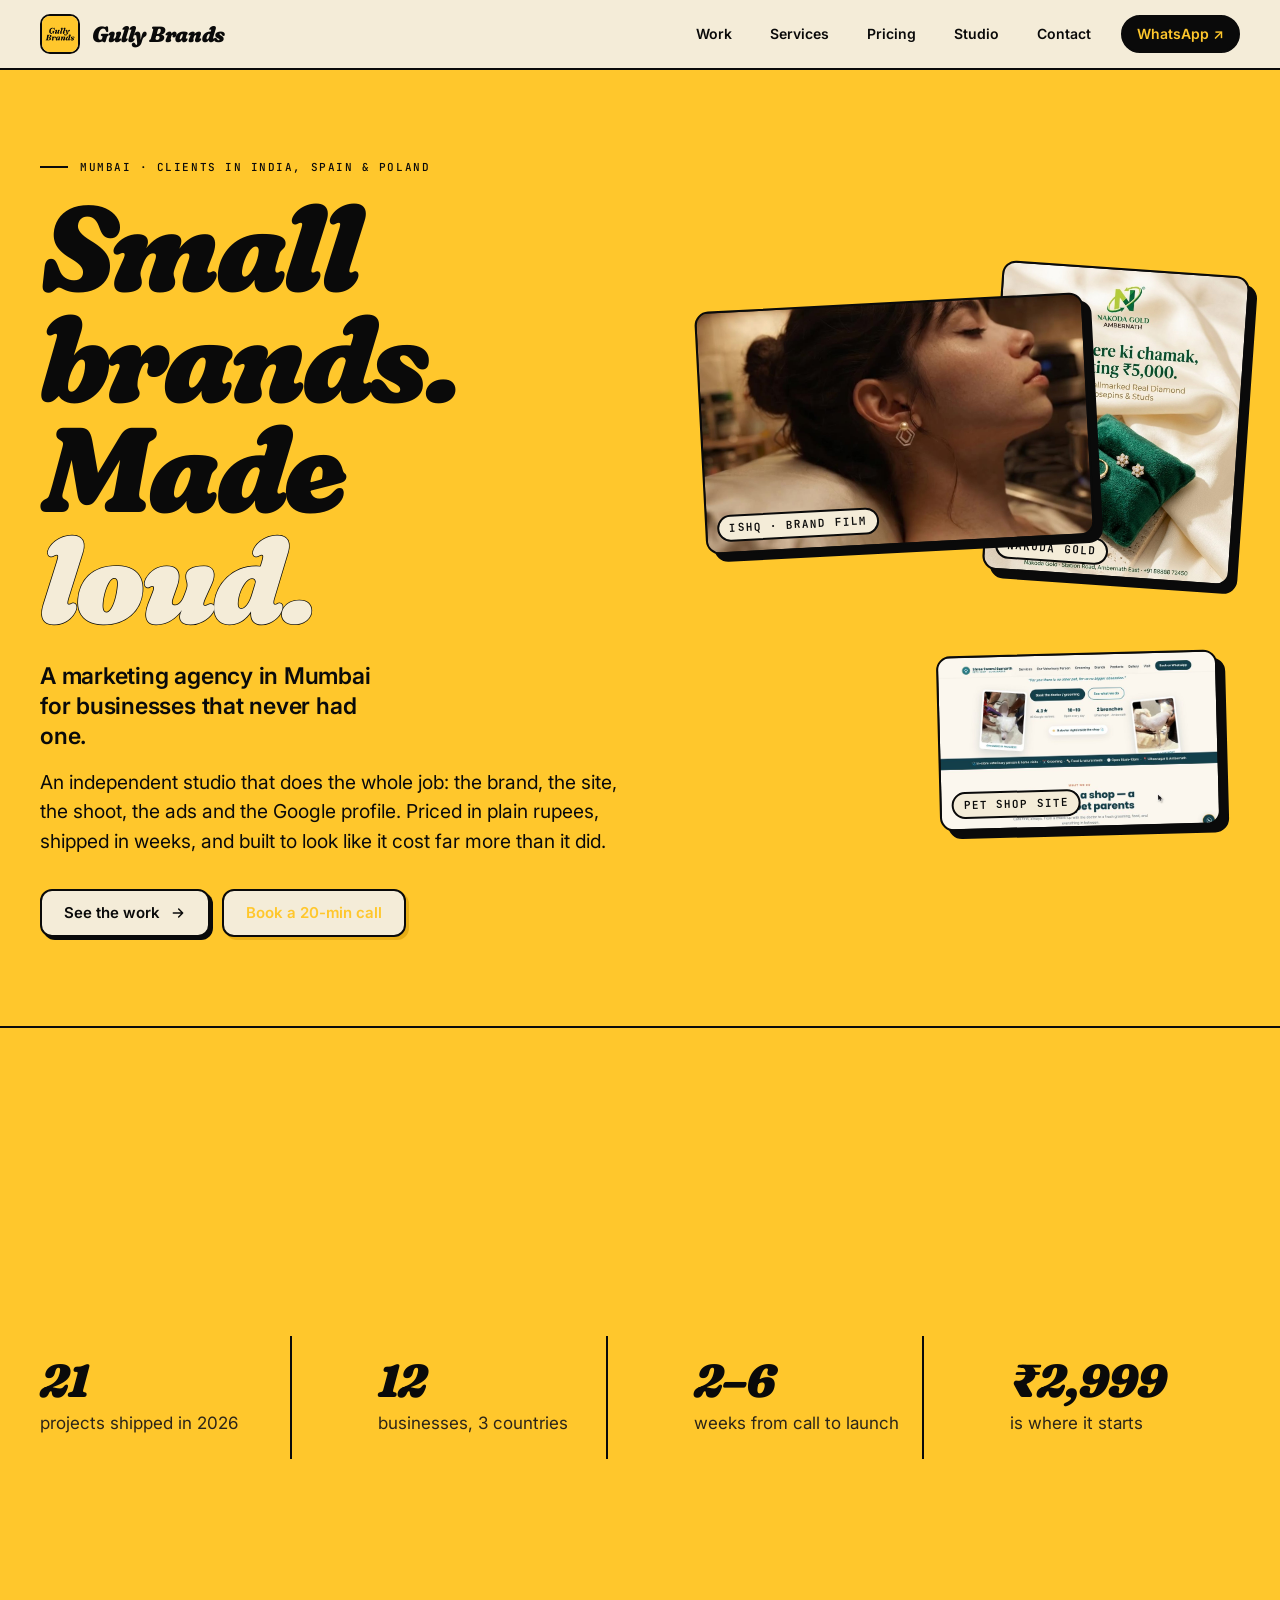
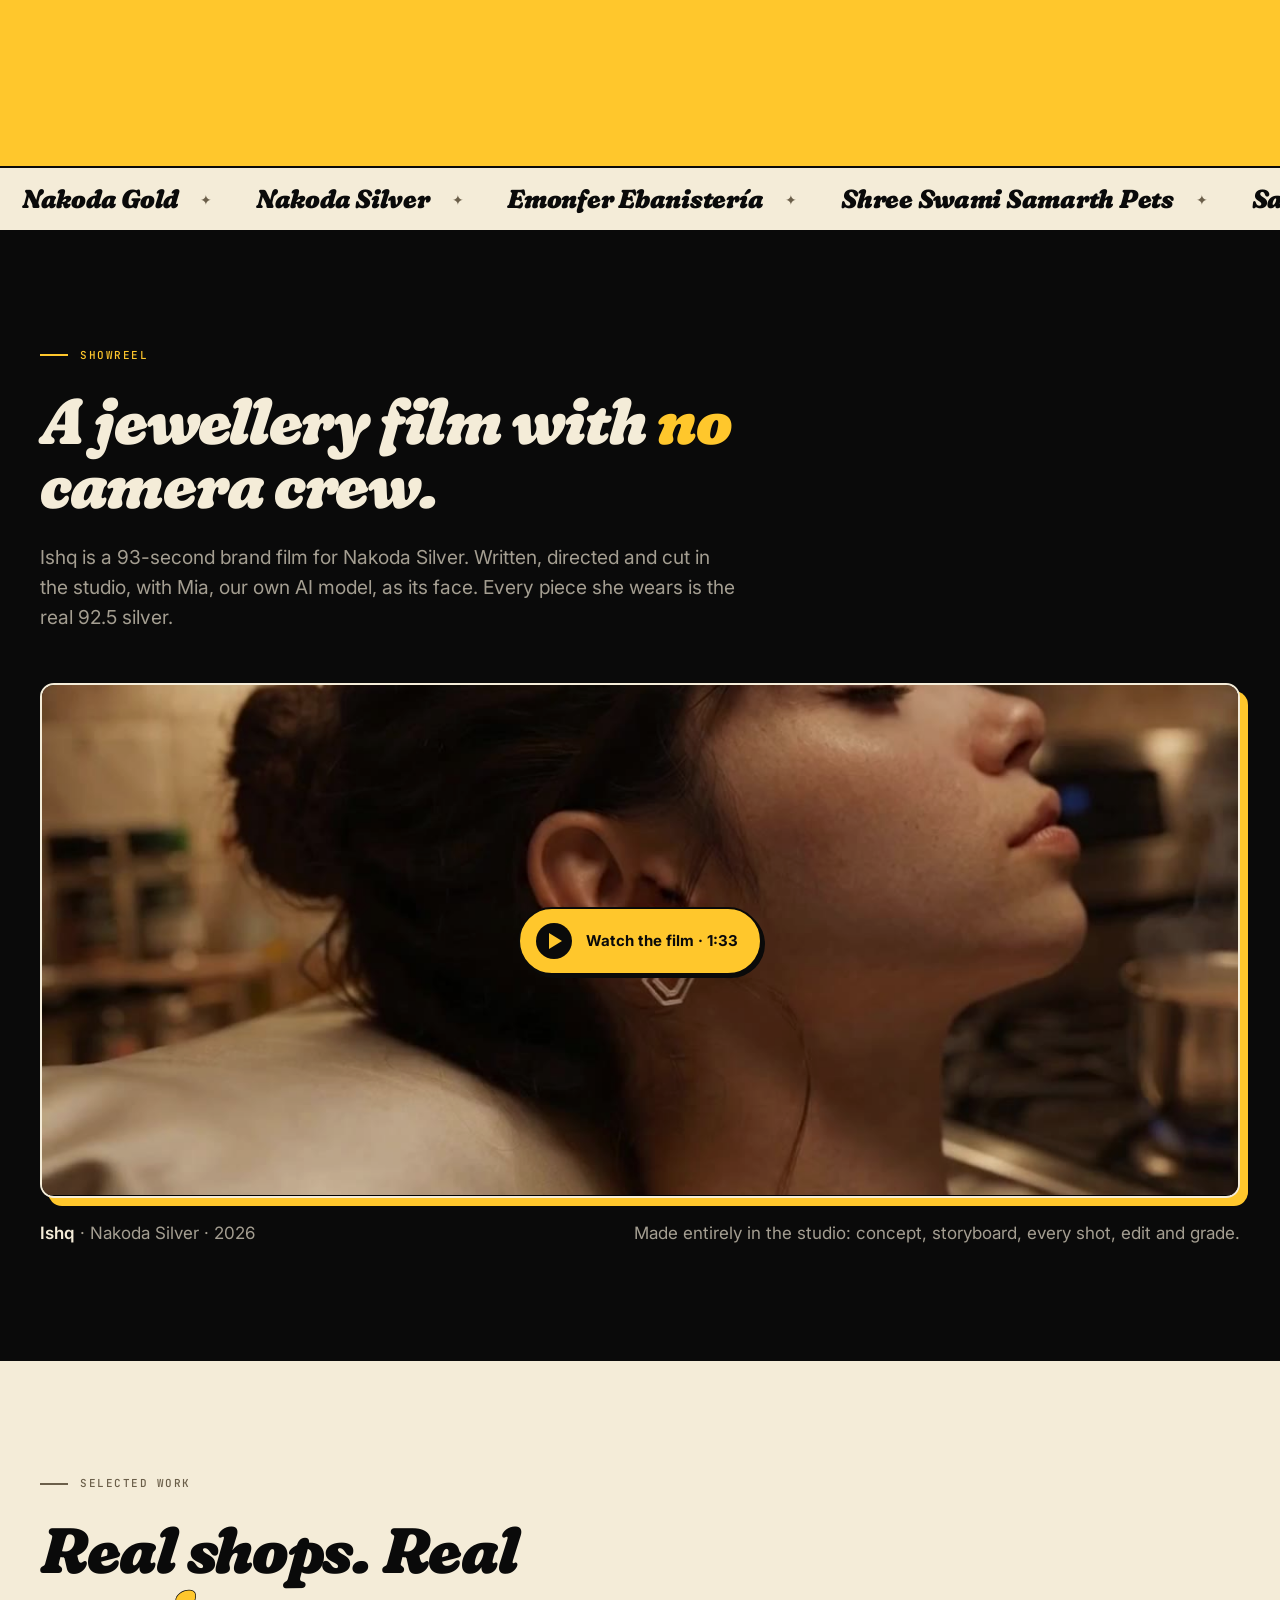
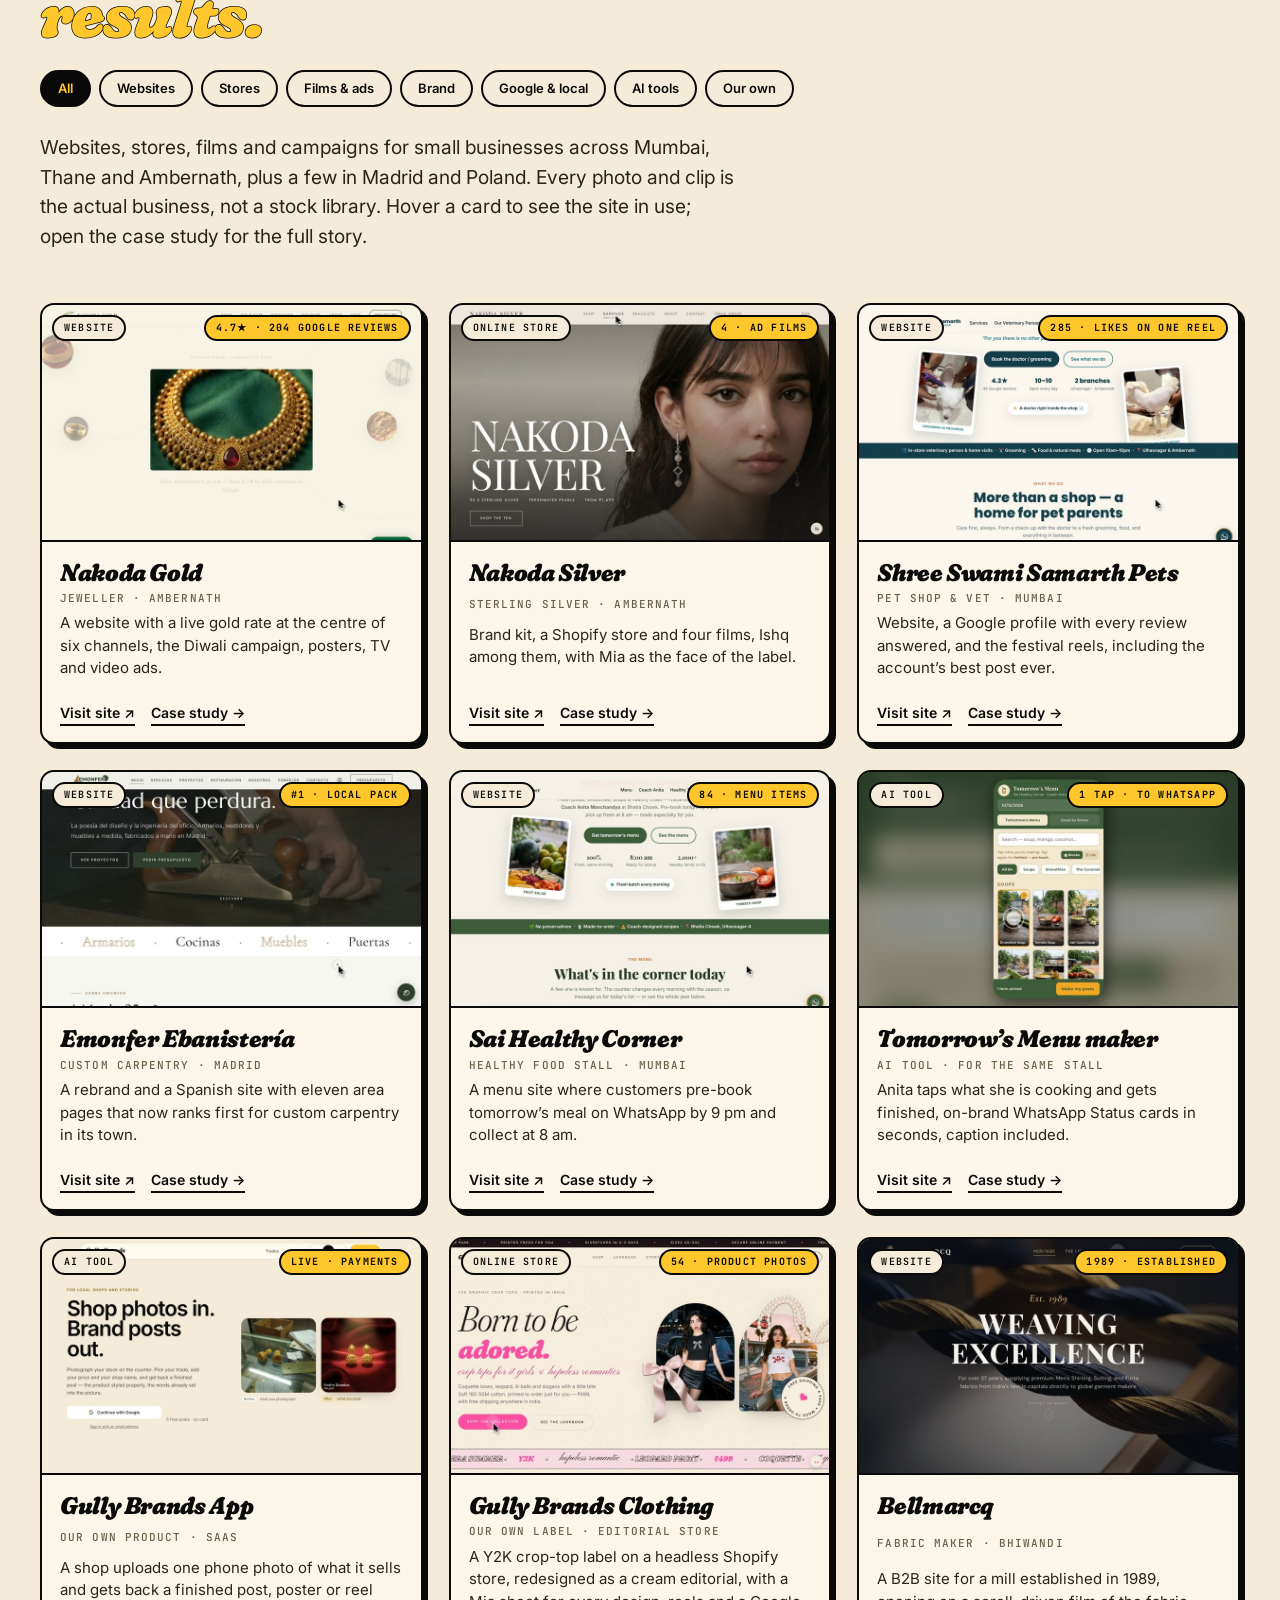
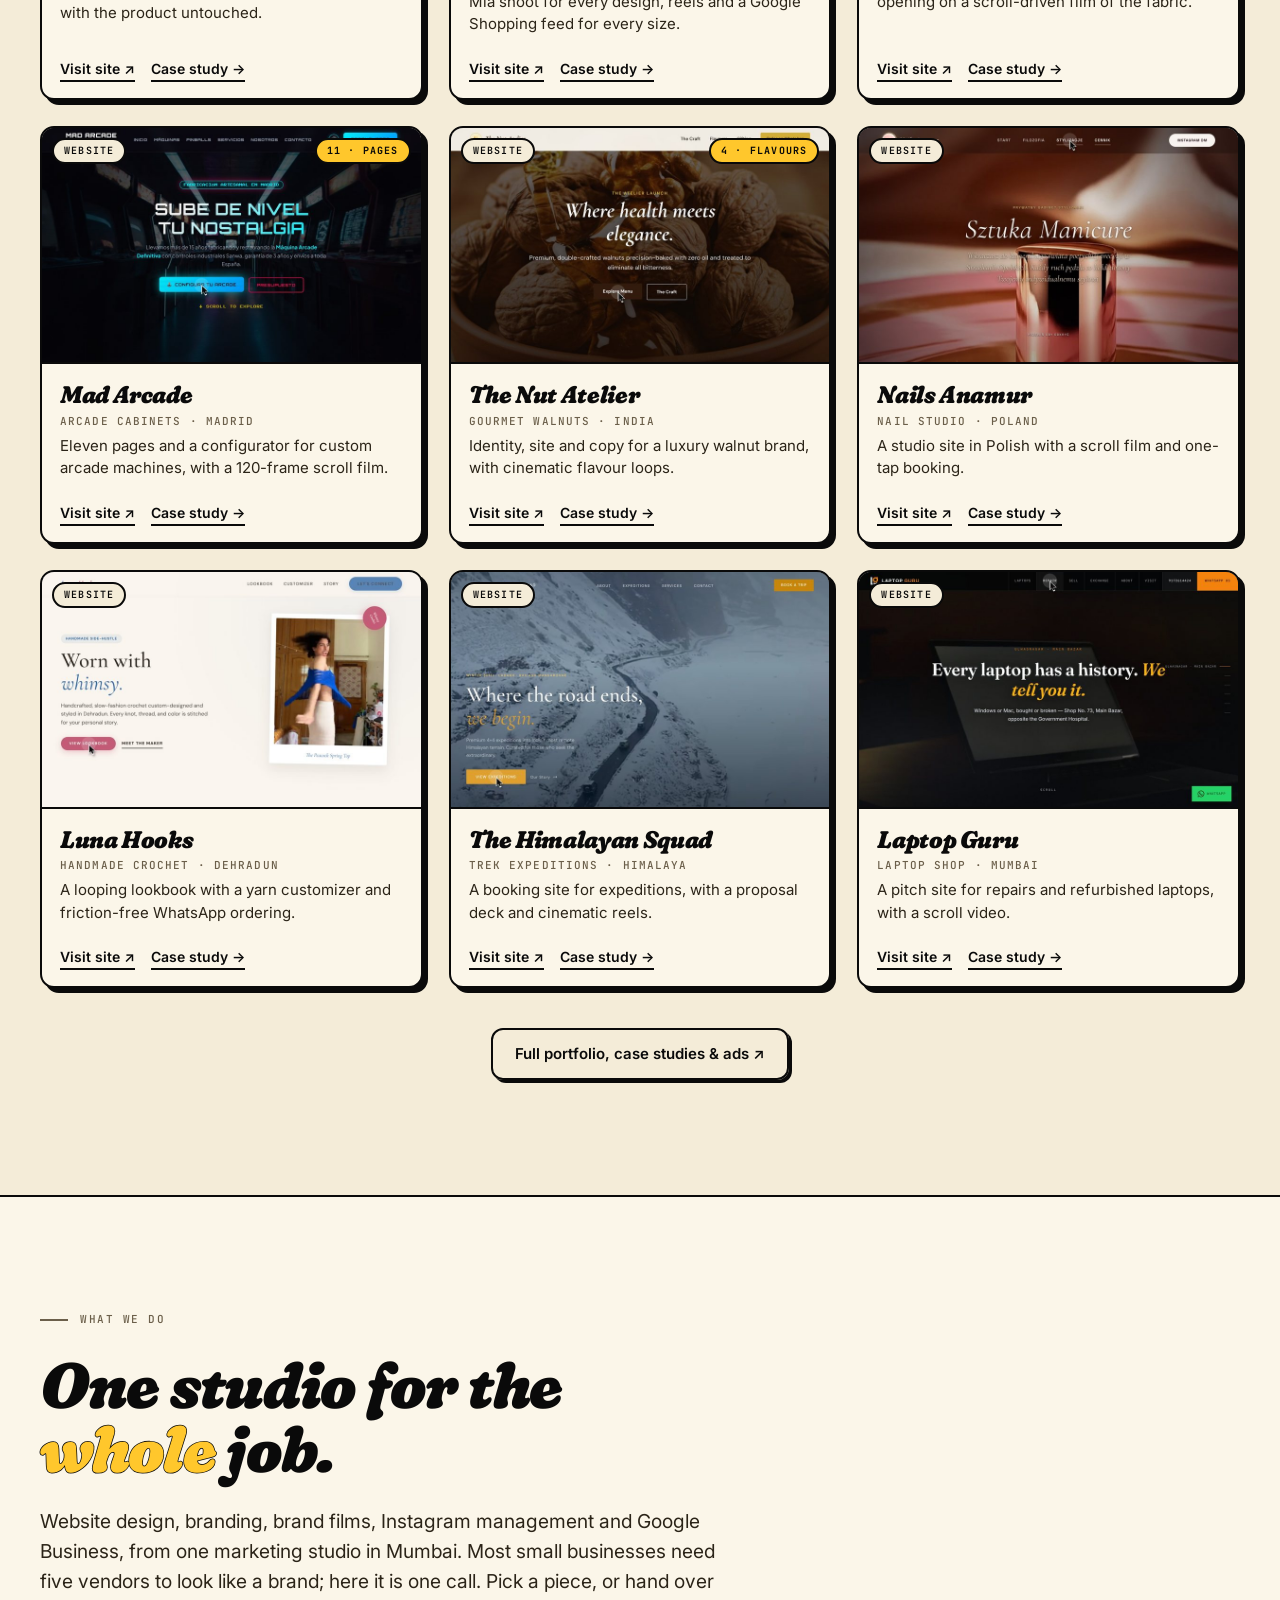
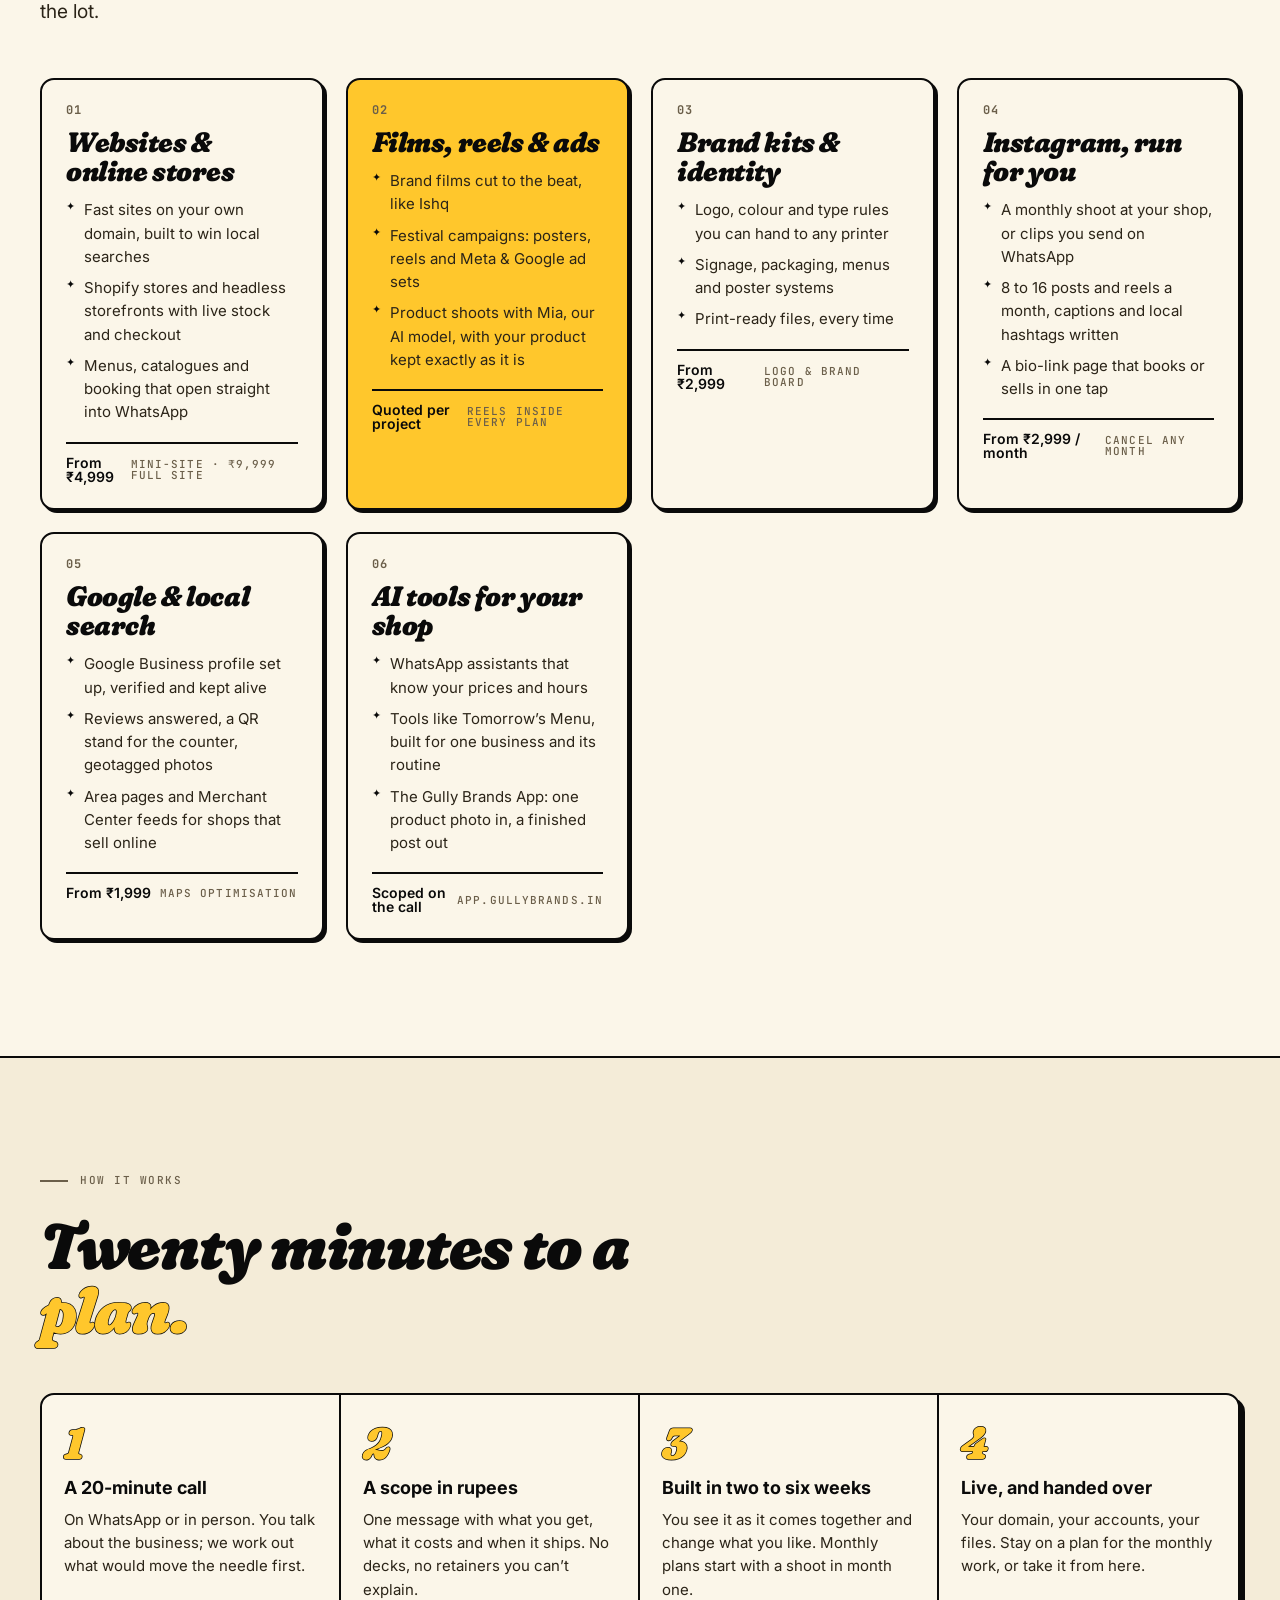
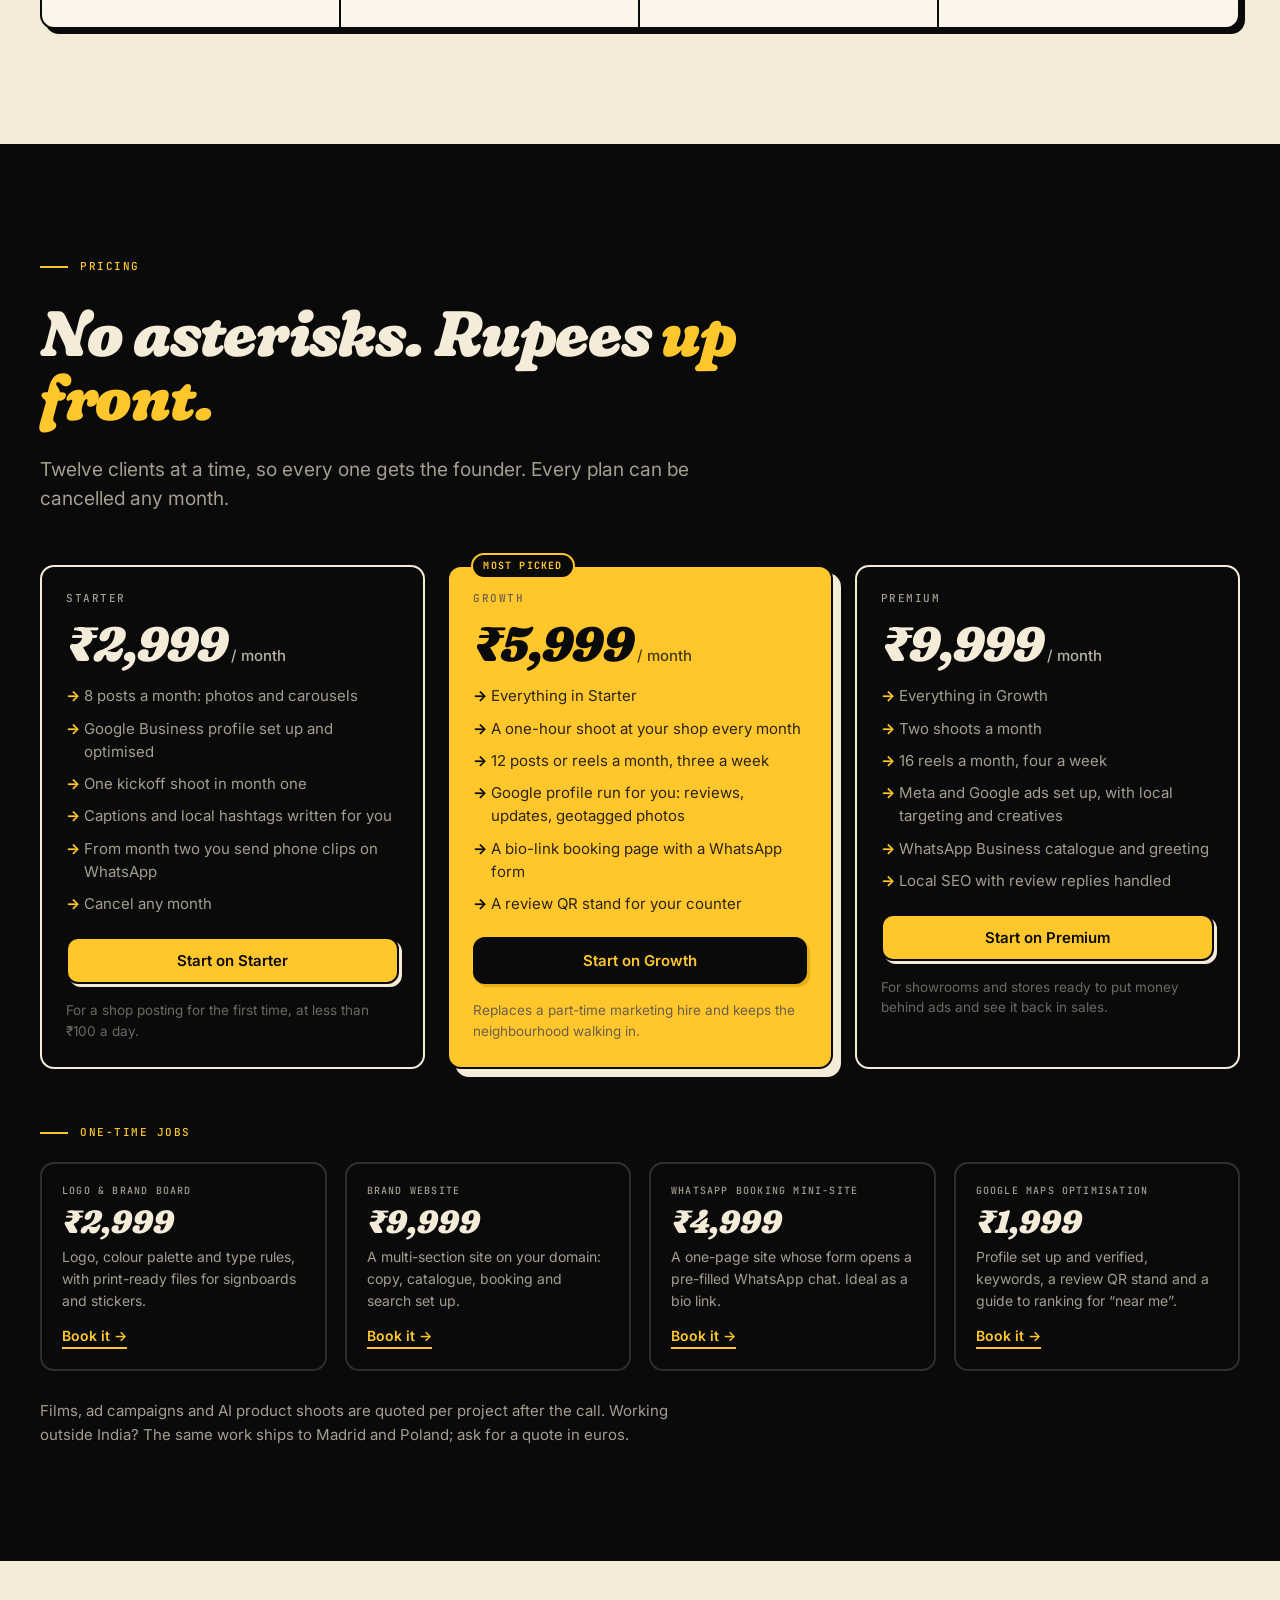
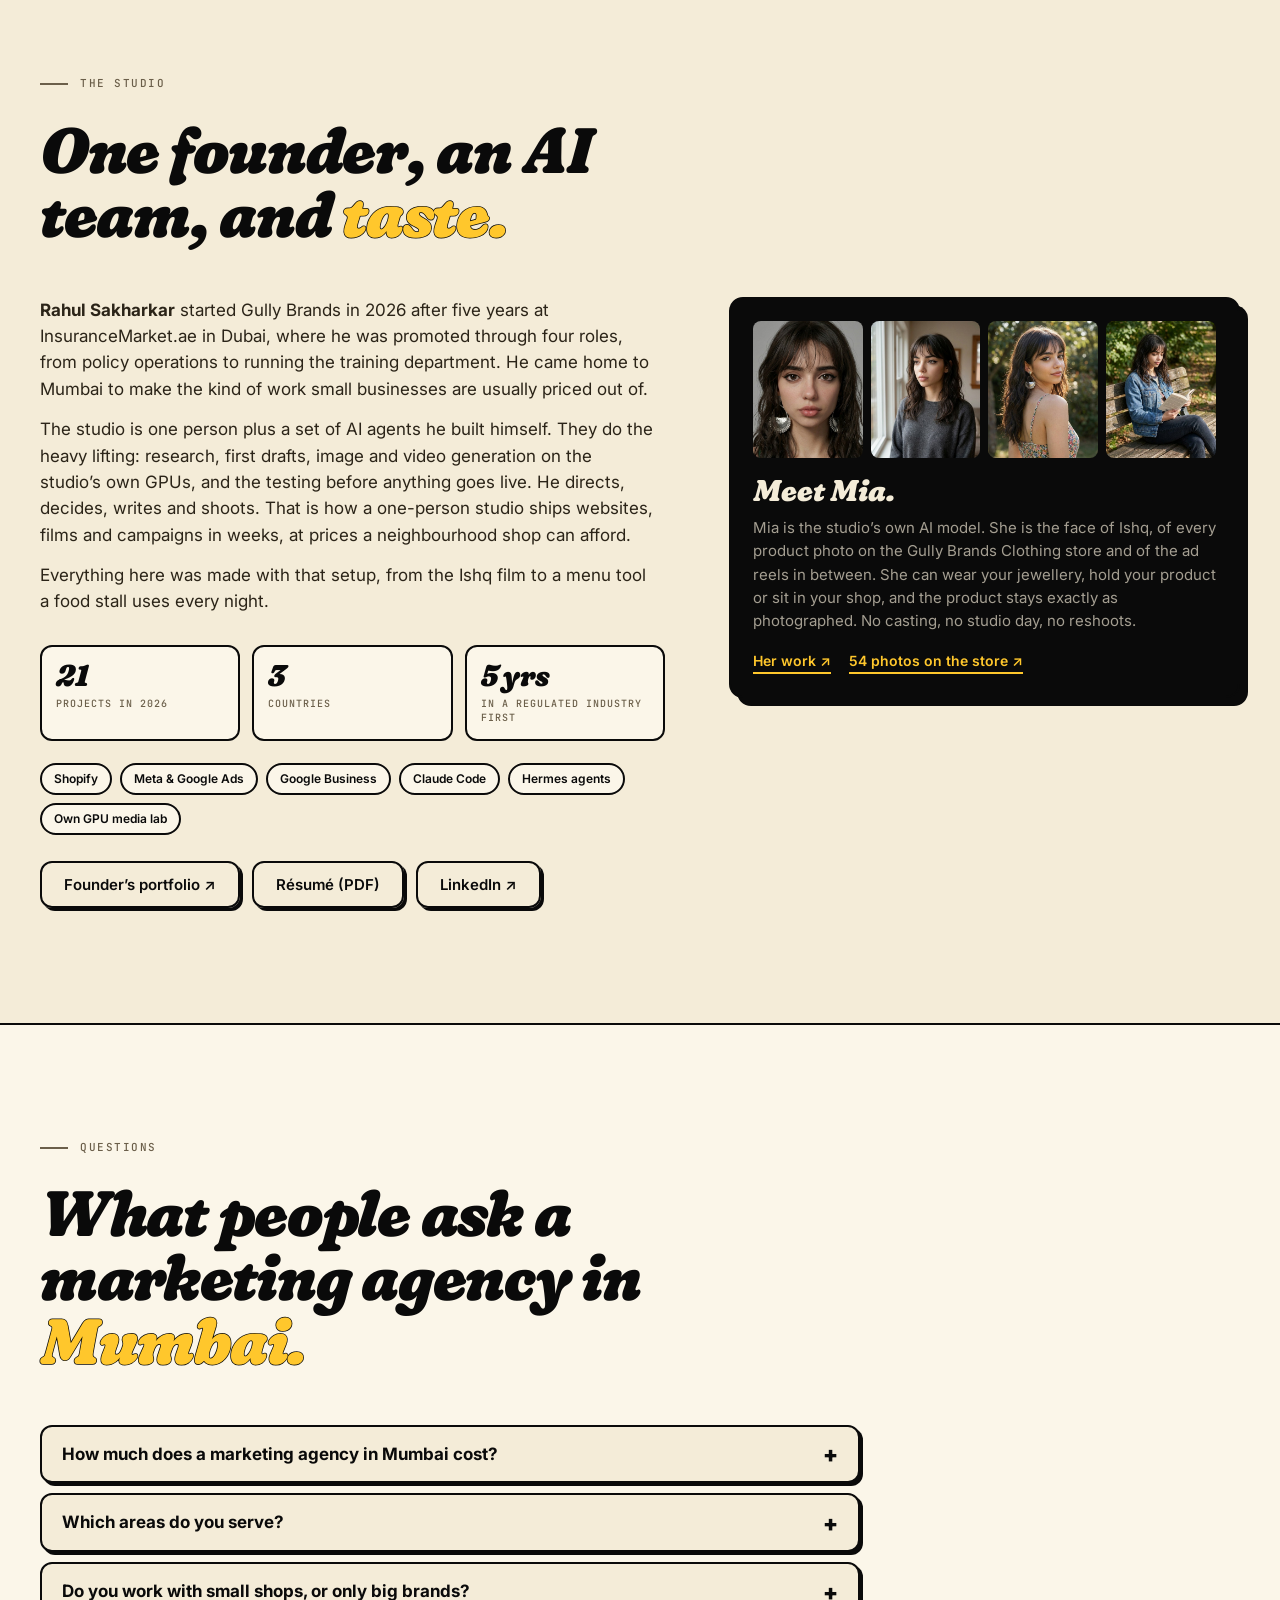
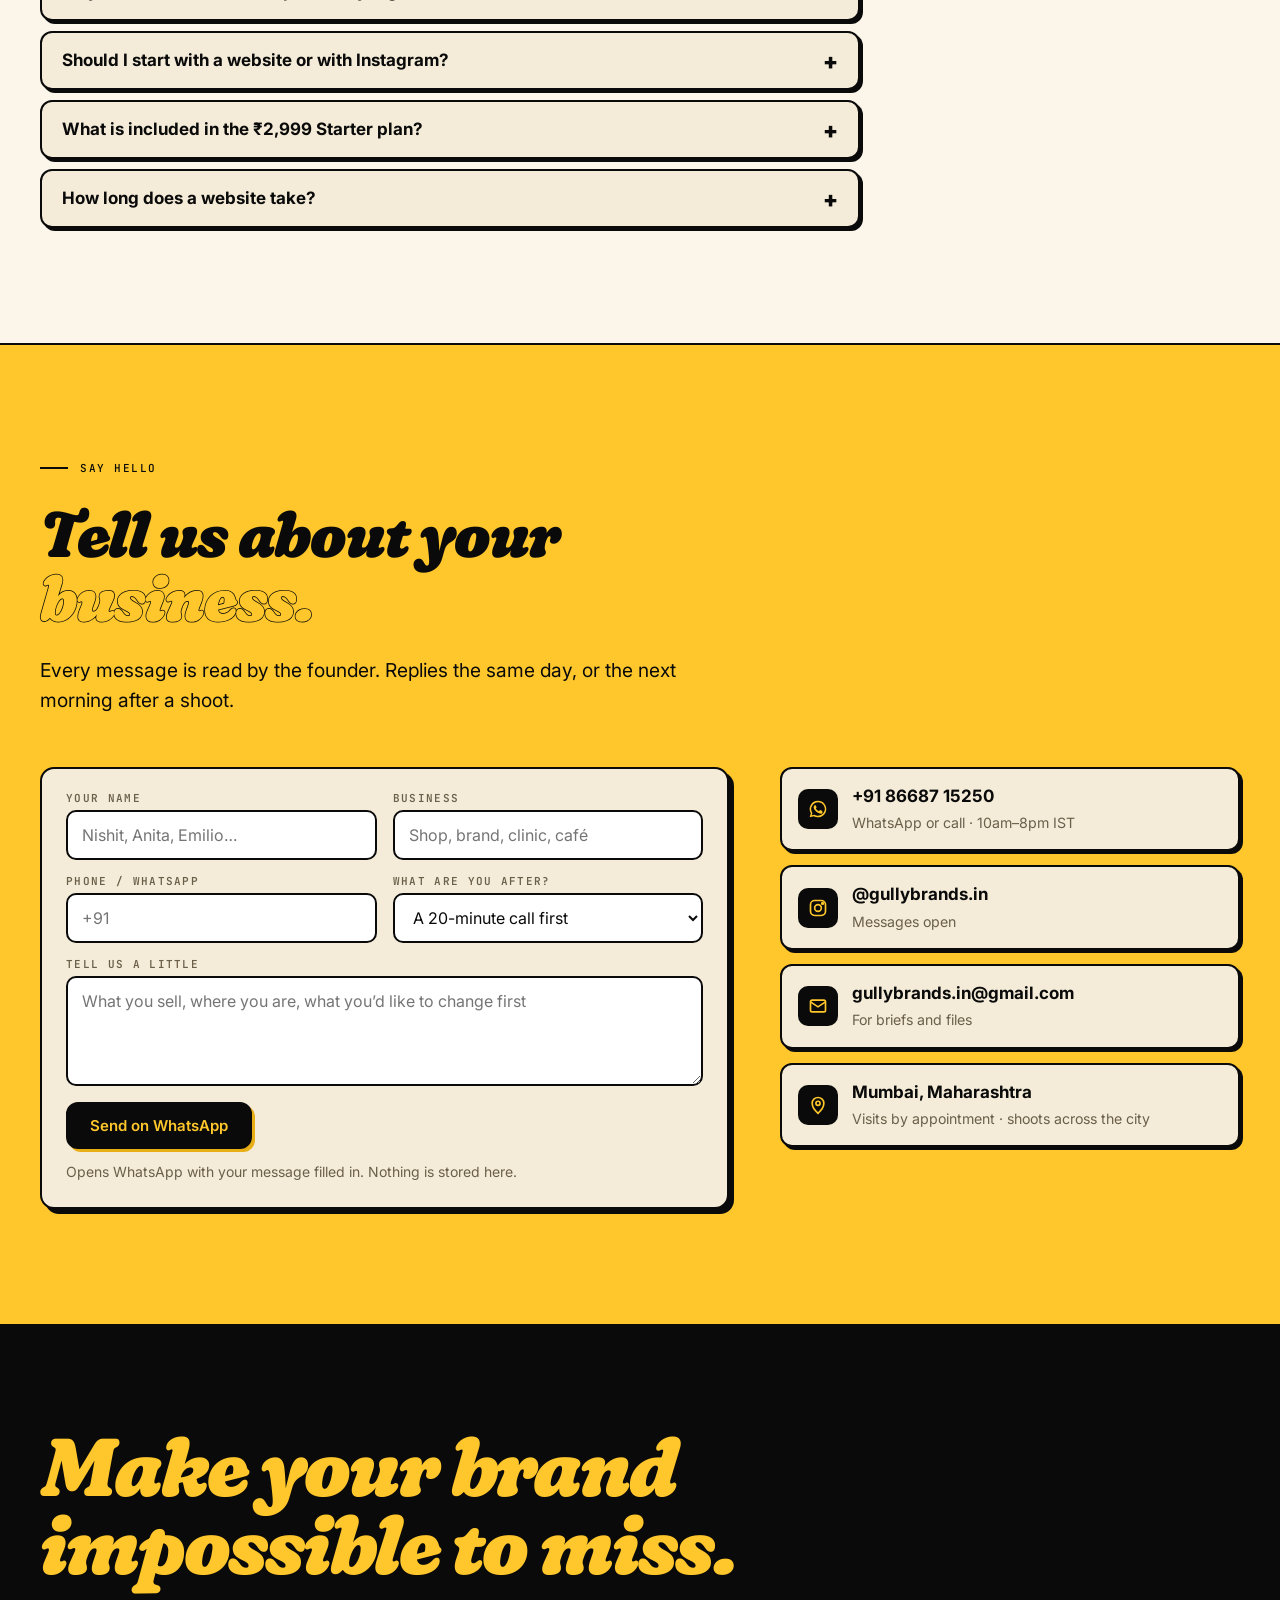
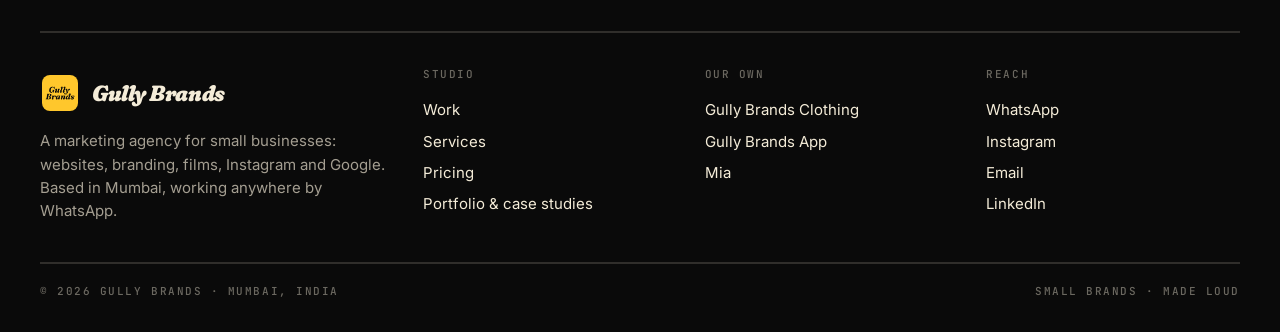
<file: index.html>
<!doctype html>
<html lang="en">
<head>
<meta charset="utf-8">
<meta name="viewport" content="width=device-width, initial-scale=1, viewport-fit=cover">
<title>Gully Brands · Marketing Agency in Mumbai for Small Businesses — Websites, Branding, Films &amp; Instagram</title>
<meta name="description" content="Gully Brands is a marketing agency in Mumbai for small businesses: websites and online stores, branding and logos, brand films and reels, Instagram management, Google Business profile and local SEO. Plans from ₹2,999 a month. Clients across Mumbai, Thane, Ambernath and abroad.">
<meta name="google-site-verification" content="6Y3rt-7hkjQifWBGv04lBelCdk8wPvAcKxQVtiVLpYc">
<meta name="geo.region" content="IN-MH"><meta name="geo.placename" content="Mumbai">
<link rel="canonical" href="https://gullybrands.in/">
<meta name="theme-color" content="#FFC72C">
<meta property="og:type" content="website">
<meta property="og:title" content="Gully Brands · Marketing agency in Mumbai for small businesses">
<meta property="og:description" content="Websites, branding, films, Instagram and Google for small businesses. Plans from ₹2,999 a month. Small brands. Made loud.">
<meta property="og:url" content="https://gullybrands.in/">
<meta property="og:image" content="https://gullybrands.in/assets/og.jpg">
<meta name="twitter:card" content="summary_large_image">
<link rel="icon" href="/favicon.ico" sizes="48x48">
<link rel="icon" type="image/png" sizes="96x96" href="/assets/favicon-96.png">
<link rel="icon" type="image/png" sizes="192x192" href="/assets/favicon-192.png">
<link rel="apple-touch-icon" href="assets/apple-touch-icon.png">
<link rel="preconnect" href="https://fonts.googleapis.com">
<link rel="preconnect" href="https://fonts.gstatic.com" crossorigin>
<link rel="stylesheet" href="https://fonts.googleapis.com/css2?family=Inter:wght@400;500;600;700&family=JetBrains+Mono:wght@400;500;700&display=swap">
<link rel="preload" href="fonts/Fraunces-72pt-SuperSoft-BlackItalic.ttf" as="font" type="font/ttf" crossorigin>
<script type="application/ld+json">
{"@context":"https://schema.org","@graph":[{"@type":["ProfessionalService","LocalBusiness"],"@id":"https://gullybrands.in/#business","name":"Gully Brands","alternateName":"Gully Brands Marketing Agency","slogan":"Small brands. Made loud.","url":"https://gullybrands.in/","image":"https://gullybrands.in/assets/og.jpg","logo":"https://gullybrands.in/assets/logo-square-yellow.png","description":"Marketing agency in Mumbai for small businesses: websites and online stores, branding and logos, brand films and reels, Instagram management, Google Business profile and local SEO.","telephone":"+918668715250","email":"gullybrands.in@gmail.com","priceRange":"₹1,999 – ₹9,999","address":{"@type":"PostalAddress","addressLocality":"Mumbai","addressRegion":"Maharashtra","addressCountry":"IN"},"areaServed":[{"@type":"City","name":"Mumbai"},{"@type":"City","name":"Thane"},{"@type":"City","name":"Navi Mumbai"},{"@type":"City","name":"Kalyan"},{"@type":"City","name":"Dombivli"},{"@type":"City","name":"Ambernath"},{"@type":"City","name":"Badlapur"},{"@type":"Country","name":"India"},{"@type":"Country","name":"Spain"},{"@type":"Country","name":"Poland"}],"serviceType":["Website design","E-commerce and Shopify stores","Branding and logo design","Brand films and video ads","Instagram management and reels","Google Business Profile and local SEO","Meta and Google ads"],"openingHoursSpecification":{"@type":"OpeningHoursSpecification","dayOfWeek":["Monday","Tuesday","Wednesday","Thursday","Friday","Saturday"],"opens":"10:00","closes":"20:00"},"founder":{"@type":"Person","name":"Rahul Sakharkar","jobTitle":"Founder","url":"https://gullybrands.in/portfolio/","sameAs":"https://www.linkedin.com/in/rahul-sakharkar-a75b43177"},"sameAs":["https://www.instagram.com/gullybrands.in/","https://gullybrands.in/portfolio/"],"hasOfferCatalog":{"@type":"OfferCatalog","name":"Plans and one-time jobs","itemListElement":[{"@type":"Offer","name":"Starter plan","description":"8 Instagram posts a month, Google Business profile, one kickoff shoot","price":"2999","priceCurrency":"INR","priceSpecification":{"@type":"UnitPriceSpecification","price":"2999","priceCurrency":"INR","unitText":"month"}},{"@type":"Offer","name":"Growth plan","description":"12 posts or reels a month, a monthly shoot, Google profile run for you","price":"5999","priceCurrency":"INR","priceSpecification":{"@type":"UnitPriceSpecification","price":"5999","priceCurrency":"INR","unitText":"month"}},{"@type":"Offer","name":"Premium plan","description":"16 reels a month, two shoots, Meta and Google ads","price":"9999","priceCurrency":"INR","priceSpecification":{"@type":"UnitPriceSpecification","price":"9999","priceCurrency":"INR","unitText":"month"}},{"@type":"Offer","name":"Logo and brand board","price":"2999","priceCurrency":"INR"},{"@type":"Offer","name":"Brand website","price":"9999","priceCurrency":"INR"},{"@type":"Offer","name":"WhatsApp booking mini-site","price":"4999","priceCurrency":"INR"},{"@type":"Offer","name":"Google Maps optimisation","price":"1999","priceCurrency":"INR"}]}},{"@type":"WebSite","@id":"https://gullybrands.in/#website","url":"https://gullybrands.in/","name":"Gully Brands","publisher":{"@id":"https://gullybrands.in/#business"}},{"@type":"FAQPage","@id":"https://gullybrands.in/#faq","mainEntity":[{"@type":"Question","name":"How much does a marketing agency in Mumbai cost?","acceptedAnswer":{"@type":"Answer","text":"At Gully Brands, monthly plans start at ₹2,999 for 8 Instagram posts a month with your Google Business profile set up, and go up to ₹9,999 for 16 reels a month with ads. One-time jobs start at ₹1,999 for Google Maps optimisation and ₹2,999 for a logo and brand board. Every plan can be cancelled any month."}},{"@type":"Question","name":"Which areas do you serve?","acceptedAnswer":{"@type":"Answer","text":"The studio is in Mumbai and works across the city and the Thane district: Thane, Navi Mumbai, Kalyan, Dombivli, Ambernath and Badlapur, with shoots at your shop. Websites, films and branding also ship to clients abroad; we have built for businesses in Madrid and Poland."}},{"@type":"Question","name":"Do you work with small shops, or only big brands?","acceptedAnswer":{"@type":"Answer","text":"Small businesses are the whole point. Our clients are jewellers, a pet shop with a vet, a food stall, a carpenter, a nail studio and a laptop shop. Prices are set for a neighbourhood business, not a corporate budget."}},{"@type":"Question","name":"Should I start with a website or with Instagram?","acceptedAnswer":{"@type":"Answer","text":"If people search for what you sell, start with a Google Business profile and a simple website; that brings walk-ins. If your customers discover you by browsing, start with Instagram. On the 20-minute call we look at your business and tell you which one first."}},{"@type":"Question","name":"What is included in the ₹2,999 Starter plan?","acceptedAnswer":{"@type":"Answer","text":"Eight posts a month (photos and carousels), your Google Business profile set up and optimised, one kickoff shoot in month one, captions and local hashtags written for you. From month two you send phone clips on WhatsApp and we do the rest."}},{"@type":"Question","name":"How long does a website take?","acceptedAnswer":{"@type":"Answer","text":"A WhatsApp booking mini-site takes about a week. A full brand website with copy, catalogue and booking takes two to six weeks, and it goes live on your own domain with the accounts in your name."}}]}]}
</script>
<style>
@font-face{font-family:"Fraunces Billboard";src:url("fonts/Fraunces-72pt-SuperSoft-BlackItalic.ttf") format("truetype");font-weight:900;font-style:italic;font-display:swap}
:root{
  --yellow:#FFC72C;--yellow-deep:#E8AE15;--tint:#FFE38C;--ink:#0A0A0A;--cream:#F4ECD8;--paper:#FBF6E9;
  --fg2:#2B2418;--fg3:#6B5F4A;--line:rgba(10,10,10,.14);--line-ink:#0A0A0A;
  --on-ink:#F4ECD8;--on-ink-dim:rgba(244,236,216,.66);--on-ink-mute:rgba(244,236,216,.42);--line-on-ink:rgba(244,236,216,.16);
  --shadow:5px 5px 0 var(--ink);--shadow-sm:3px 3px 0 var(--ink);--shadow-lg:8px 8px 0 var(--ink);
  --f-display:"Fraunces Billboard",Georgia,"Times New Roman",serif;--f-sans:"Inter",-apple-system,BlinkMacSystemFont,"Segoe UI",sans-serif;--f-mono:"JetBrains Mono",ui-monospace,Menlo,monospace;
  --r:14px;--edge:clamp(18px,4vw,40px);
}
*{box-sizing:border-box}
html{scroll-behavior:smooth;overflow-x:clip;-webkit-text-size-adjust:100%}
body{margin:0;background:var(--cream);color:var(--ink);font:400 17px/1.55 var(--f-sans);-webkit-font-smoothing:antialiased;overflow-x:clip}
img,video{display:block;max-width:100%}
a{color:inherit}
button{font:inherit;color:inherit}
h1,h2,h3,h4,p{margin:0}
.wrap{width:min(1200px,100% - var(--edge) * 2);margin-inline:auto}
.display{font:900 italic 1em/1 var(--f-display);letter-spacing:-.02em}
.mono{font:500 11px/1.4 var(--f-mono);letter-spacing:.14em;text-transform:uppercase}
.eyebrow{display:flex;align-items:center;gap:12px;color:var(--fg3);margin-bottom:18px}
.eyebrow::before{content:"";width:28px;height:2px;background:currentColor}
.dark .eyebrow{color:var(--yellow)}
h2.t{font:900 italic clamp(36px,5vw,64px)/1 var(--f-display);letter-spacing:-.02em;max-width:16ch}
h2.t em,.hero h1 em{font-style:inherit;color:var(--yellow);-webkit-text-stroke:1.5px var(--ink);paint-order:stroke fill}
.lede{font-size:clamp(17px,1.5vw,20px);line-height:1.55;color:var(--fg2);max-width:58ch;margin-top:18px}
.dark .lede{color:var(--on-ink-dim)}
.sec{padding:clamp(72px,9vw,128px) 0}
.sec-head{display:grid;gap:8px;margin-bottom:clamp(32px,4vw,56px)}
.sec-head .row{display:flex;justify-content:space-between;align-items:end;gap:24px;flex-wrap:wrap}
.btn{display:inline-flex;align-items:center;gap:10px;padding:14px 22px;border-radius:12px;border:2px solid var(--ink);background:var(--yellow);color:var(--ink);font:600 15px/1 var(--f-sans);text-decoration:none;box-shadow:var(--shadow-sm);cursor:pointer;transition:transform .15s,box-shadow .15s,background .15s;white-space:nowrap}
.btn:hover{transform:translate(-2px,-2px);box-shadow:var(--shadow)}
.btn:active{transform:translate(1px,1px);box-shadow:1px 1px 0 var(--ink)}
.btn.ghost{background:transparent}
.btn.ink{background:var(--ink);color:var(--yellow);box-shadow:3px 3px 0 var(--yellow-deep)}
.btn.ink:hover{box-shadow:5px 5px 0 var(--yellow-deep)}
.dark .btn.ghost{color:var(--on-ink);border-color:var(--on-ink);box-shadow:3px 3px 0 var(--yellow)}
.btn svg{width:16px;height:16px;flex:none}

/* nav */
.nav{position:sticky;top:0;z-index:40;background:rgba(244,236,216,.97);border-bottom:2px solid var(--ink)}
.nav .wrap{height:68px;display:flex;align-items:center;justify-content:space-between;gap:20px}
.logo{display:flex;align-items:center;gap:12px;text-decoration:none}
.logo img{width:40px;height:40px;border-radius:10px;border:2px solid var(--ink)}
.logo b{font:900 italic 22px/1 var(--f-display);letter-spacing:-.02em}
.nav nav{display:flex;align-items:center;gap:6px}
.nav nav a{text-decoration:none;font:600 14px/1 var(--f-sans);padding:10px 14px;border-radius:999px;border:2px solid transparent;transition:border-color .15s,background .15s}
.nav nav a:hover{border-color:var(--ink)}
.nav nav a.cta{background:var(--ink);color:var(--yellow);border-color:var(--ink);margin-left:8px}
.nav nav a.cta:hover{background:#222}
.burger{display:none;width:44px;height:44px;border:2px solid var(--ink);border-radius:10px;background:var(--yellow);box-shadow:var(--shadow-sm);cursor:pointer;place-items:center}
.burger i{display:block;width:18px;height:2px;background:var(--ink);box-shadow:0 -6px 0 var(--ink),0 6px 0 var(--ink)}
@media (max-width:860px){
  .nav nav{position:absolute;left:0;right:0;top:68px;background:var(--cream);border-bottom:2px solid var(--ink);flex-direction:column;align-items:stretch;padding:12px var(--edge) 18px;gap:4px;display:none}
  .nav nav.open{display:flex}
  .nav nav a{padding:14px 12px;font-size:17px;border-radius:10px}
  .nav nav a.cta{margin:8px 0 0;text-align:center}
  .burger{display:grid}
}

/* hero */
.hero{background:var(--yellow);border-bottom:2px solid var(--ink);overflow:hidden;position:relative}
.hero .wrap{display:grid;grid-template-columns:1.05fr .95fr;gap:clamp(28px,5vw,72px);align-items:center;min-height:min(82svh,760px);padding:clamp(48px,7vw,96px) 0}
.hero .eyebrow{color:var(--ink)}
.hero h1{font:900 italic clamp(56px,9.4vw,136px)/.92 var(--f-display);letter-spacing:-.03em}
.hero h1 em{color:var(--cream)}
.hero .sub{font:600 clamp(19px,1.8vw,24px)/1.3 var(--f-sans);margin-top:26px;max-width:24ch;letter-spacing:-.01em}
.hero .lede{color:var(--ink);max-width:52ch;margin-top:16px}
.hero .ctas{display:flex;gap:12px;flex-wrap:wrap;margin-top:32px}
.hero .ctas .btn{background:var(--cream)}
.mosaic{position:relative;height:clamp(380px,46vw,560px)}
.poster{position:absolute;border:2px solid var(--ink);border-radius:var(--r);overflow:hidden;background:var(--ink);box-shadow:var(--shadow-lg)}
.poster video,.poster img{width:100%;height:100%;object-fit:cover}
.poster .tag{position:absolute;left:10px;bottom:10px;background:var(--cream);border:2px solid var(--ink);border-radius:999px;padding:6px 10px;font:600 11px/1 var(--f-mono);letter-spacing:.1em;text-transform:uppercase}
.poster.p1{width:72%;aspect-ratio:16/10;left:0;top:6%;transform:rotate(-3deg);z-index:2}
.poster.p2{width:46%;aspect-ratio:4/5;right:0;top:0;transform:rotate(4deg);z-index:1}
.poster.p3{width:52%;aspect-ratio:16/10;right:4%;bottom:0;transform:rotate(-1.5deg);z-index:3}
.stats{border-top:2px solid var(--ink);background:var(--yellow)}
.stats .wrap{display:grid;grid-template-columns:repeat(4,1fr)}
.stats div{padding:22px 0;border-right:2px solid var(--ink);padding-right:18px}
.stats div+div{padding-left:22px}
.stats div:last-child{border:0}
.stats b{display:block;font:900 italic clamp(30px,3.6vw,48px)/1 var(--f-display);letter-spacing:-.02em}
.stats span{display:block;margin-top:6px;color:var(--fg2)}
@media (max-width:900px){
  .hero .wrap{grid-template-columns:1fr;min-height:0}
  .mosaic{height:auto;aspect-ratio:16/10;max-width:560px}
  .poster.p1{width:100%;left:0;top:0;transform:rotate(-1.5deg)}
  .poster.p2,.poster.p3{display:none}
  .stats .wrap{grid-template-columns:1fr 1fr}
  .stats div{padding:16px 12px 16px 0}
  .stats div:nth-child(2){border-right:0}
  .stats div:nth-child(3){padding-left:0;border-top:2px solid var(--ink)}
  .stats div:nth-child(4){border-top:2px solid var(--ink)}
  .stats div+div{padding-left:14px}
  .stats div:nth-child(3){padding-left:0}
}

/* marquee */
.marq{border-bottom:2px solid var(--ink);background:var(--cream);overflow:hidden;padding:18px 0}
.marq .track{display:flex;gap:0;width:max-content;animation:marq 48s linear infinite}
.marq span{font:900 italic 26px/1 var(--f-display);letter-spacing:-.01em;padding:0 22px;white-space:nowrap;display:flex;align-items:center;gap:22px}
.marq span::after{content:"✦";font:400 14px var(--f-sans);color:var(--fg3)}
@keyframes marq{to{transform:translateX(-50%)}}
.marq:hover .track{animation-play-state:paused}

/* film */
.dark{background:var(--ink);color:var(--on-ink)}
.film .frame{position:relative;border:2px solid var(--on-ink);border-radius:var(--r);overflow:hidden;box-shadow:8px 8px 0 var(--yellow);aspect-ratio:21/9;background:#000;cursor:pointer}
.film .frame video,.film .frame img{width:100%;height:100%;object-fit:cover;opacity:.92}
.film .play{position:absolute;inset:0;display:grid;place-items:center;pointer-events:none}
.film .play span{display:inline-flex;align-items:center;gap:14px;background:var(--yellow);color:var(--ink);border:2px solid var(--ink);border-radius:999px;padding:14px 22px 14px 16px;font:700 15px/1 var(--f-sans);box-shadow:var(--shadow-sm);transition:transform .2s}
.film .frame:hover .play span{transform:scale(1.04)}
.film .play i{width:36px;height:36px;border-radius:50%;background:var(--ink);display:grid;place-items:center}
.film .play i::after{content:"";border-style:solid;border-width:8px 0 8px 13px;border-color:transparent transparent transparent var(--yellow);margin-left:3px}
.film .cap{display:flex;justify-content:space-between;gap:24px;flex-wrap:wrap;margin-top:22px;color:var(--on-ink-dim)}
.film .cap b{color:var(--on-ink);font-weight:600}
@media (max-width:700px){.film .frame{aspect-ratio:16/10}}

/* work */
.filters{display:flex;gap:8px;flex-wrap:wrap}
.chip{padding:10px 16px;border-radius:999px;border:2px solid var(--ink);background:transparent;font:600 13px/1 var(--f-sans);cursor:pointer;transition:background .15s,color .15s}
.chip:hover{background:var(--tint)}
.chip.on{background:var(--ink);color:var(--yellow)}
.grid{display:grid;grid-template-columns:repeat(auto-fill,minmax(300px,1fr));gap:26px}
.card{background:var(--paper);border:2px solid var(--ink);border-radius:var(--r);overflow:hidden;box-shadow:var(--shadow);display:flex;flex-direction:column;transition:transform .2s,box-shadow .2s}
.card:hover{transform:translate(-3px,-3px);box-shadow:var(--shadow-lg)}
.card[hidden]{display:none}
.card .media{position:relative;aspect-ratio:16/10;background:#111;border-bottom:2px solid var(--ink);overflow:hidden}
.card .media img,.card .media video{position:absolute;inset:0;width:100%;height:100%;object-fit:cover}
.card .media video{opacity:0;transition:opacity .3s}
.card .media video.on{opacity:1}
.stamp{position:absolute;top:10px;left:10px;background:var(--cream);border:2px solid var(--ink);border-radius:999px;padding:6px 10px;font:600 10px/1 var(--f-mono);letter-spacing:.12em;text-transform:uppercase}
.stamp.res{left:auto;right:10px;background:var(--yellow);font-weight:700}
.card .body{padding:18px 18px 16px;display:grid;gap:6px;flex:1}
.card h3{font:900 italic 24px/1.05 var(--f-display);letter-spacing:-.015em}
.card .where{color:var(--fg3);font:500 11px/1.4 var(--f-mono);letter-spacing:.1em;text-transform:uppercase}
.card p{color:var(--fg2);font-size:15px;line-height:1.5}
.card .links{display:flex;gap:16px;margin-top:auto;padding-top:12px;font:600 14px/1 var(--f-sans)}
.card .links a{text-decoration:none;border-bottom:2px solid var(--ink);padding:8px 0 4px;display:inline-block}
.card .links a:hover{color:var(--fg3);border-color:var(--fg3)}
.more{display:flex;justify-content:center;margin-top:40px}
.more .btn{white-space:normal;text-align:center;line-height:1.3}

/* services */
.svc{display:grid;grid-template-columns:repeat(auto-fit,minmax(280px,1fr));gap:22px}
.faq{max-width:820px;display:grid;gap:10px}
.faq details{border:2px solid var(--ink);border-radius:12px;background:var(--cream);padding:0 20px;box-shadow:var(--shadow-sm)}
.faq summary{cursor:pointer;padding:16px 0;font:700 17px/1.35 var(--f-sans);list-style:none;display:flex;justify-content:space-between;gap:16px;align-items:center}
.faq summary::-webkit-details-marker{display:none}
.faq summary::after{content:"+";font:900 22px/1 var(--f-sans);flex:none}
.faq details[open] summary::after{content:"–"}
.faq details p{margin:0;padding:0 0 18px;color:var(--fg2);font-size:15.5px;line-height:1.55}
.svc article{background:var(--paper);border:2px solid var(--ink);border-radius:var(--r);padding:24px;box-shadow:var(--shadow-sm);display:grid;gap:12px;align-content:start}
.svc article.hi{background:var(--yellow)}
.svc .n{font:700 12px/1 var(--f-mono);letter-spacing:.12em;color:var(--fg3)}
.svc h3{font:900 italic 28px/1.05 var(--f-display);letter-spacing:-.015em}
.svc ul{margin:0;padding:0;list-style:none;display:grid;gap:8px;color:var(--fg2);font-size:15px}
.svc li{padding-left:18px;position:relative}
.svc li::before{content:"✦";position:absolute;left:0;top:0;font-size:11px;color:var(--ink)}
.svc .from{margin-top:6px;padding-top:12px;border-top:2px solid var(--ink);font:600 14px/1 var(--f-sans);display:flex;justify-content:space-between;align-items:center}
.svc .from span{color:var(--fg3);font:500 11px/1 var(--f-mono);letter-spacing:.1em;text-transform:uppercase}

/* process */
.steps{display:grid;grid-template-columns:repeat(4,1fr);gap:0;border:2px solid var(--ink);border-radius:var(--r);overflow:hidden;background:var(--paper);box-shadow:var(--shadow)}
.steps div{padding:26px 22px;border-right:2px solid var(--ink)}
.steps div:last-child{border-right:0}
.steps b{display:block;font:900 italic 44px/1 var(--f-display);color:var(--yellow);-webkit-text-stroke:1.5px var(--ink);paint-order:stroke fill;margin-bottom:12px}
.steps h3{font:700 18px/1.25 var(--f-sans);margin-bottom:8px}
.steps p{color:var(--fg2);font-size:15px}
@media (max-width:900px){.steps{grid-template-columns:1fr 1fr}.steps div:nth-child(2){border-right:0}.steps div:nth-child(n+3){border-top:2px solid var(--ink)}}
@media (max-width:520px){.steps{grid-template-columns:1fr}.steps div{border-right:0!important}.steps div+div{border-top:2px solid var(--ink)}}

/* pricing */
.plans{display:grid;grid-template-columns:repeat(3,1fr);gap:22px;align-items:stretch}
.plan{position:relative;border:2px solid var(--on-ink);border-radius:var(--r);padding:26px 24px;display:grid;gap:16px;align-content:start;background:transparent}
.plan.hi{background:var(--yellow);color:var(--ink);border-color:var(--ink);box-shadow:8px 8px 0 var(--on-ink)}
.plan .pick{position:absolute;top:-14px;left:22px;background:var(--ink);color:var(--yellow);border:2px solid var(--yellow);border-radius:999px;padding:6px 10px;font:700 10px/1 var(--f-mono);letter-spacing:.12em;text-transform:uppercase}
.plan .name{font:500 11px/1 var(--f-mono);letter-spacing:.14em;text-transform:uppercase;color:var(--on-ink-dim)}
.plan.hi .name{color:var(--fg3)}
.plan .price{font:900 italic 48px/1 var(--f-display);letter-spacing:-.02em}
.plan .price small{font:500 15px/1 var(--f-sans);letter-spacing:0;margin-left:4px;opacity:.75}
.plan ul{margin:0;padding:0;list-style:none;display:grid;gap:9px;font-size:15px;color:var(--on-ink-dim)}
.plan.hi ul{color:var(--fg2)}
.plan li{padding-left:18px;position:relative}
.plan li::before{content:"→";position:absolute;left:0;top:0;font-weight:700;color:var(--yellow)}
.plan.hi li::before{color:var(--ink)}
.plan .btn{justify-content:center;margin-top:6px}
.plan:not(.hi) .btn{box-shadow:3px 3px 0 var(--on-ink)}
.plan .who{color:var(--on-ink-mute);font-size:13.5px;line-height:1.5}
.plan.hi .who{color:var(--fg3)}
.once{display:grid;grid-template-columns:repeat(4,1fr);gap:18px;margin-top:22px}
.once article{border:2px solid var(--line-on-ink);border-radius:var(--r);padding:20px;display:grid;gap:8px;align-content:start}
.once .name{font:500 10px/1.4 var(--f-mono);letter-spacing:.12em;text-transform:uppercase;color:var(--on-ink-dim)}
.once .price{font:900 italic 32px/1 var(--f-display)}
.once p{color:var(--on-ink-dim);font-size:14px}
.once a{color:var(--yellow);font:600 14px/1 var(--f-sans);text-decoration:none;border-bottom:2px solid var(--yellow);padding:8px 0 4px;justify-self:start;margin-top:2px}
.note{margin-top:28px;color:var(--on-ink-dim);font-size:15px;max-width:70ch}
.note a{color:var(--yellow)}
@media (max-width:980px){.plans{grid-template-columns:1fr}.once{grid-template-columns:1fr 1fr}}
@media (max-width:520px){.once{grid-template-columns:1fr}}

/* studio */
.studio{display:grid;grid-template-columns:1.1fr .9fr;gap:clamp(32px,5vw,72px);align-items:start}
.studio .copy p{color:var(--fg2);margin-top:14px;max-width:56ch}
.studio .copy p:first-of-type{margin-top:0}
.studio .links{display:flex;gap:12px;flex-wrap:wrap;margin-top:26px}
.facts{display:grid;grid-template-columns:repeat(3,1fr);gap:12px;margin-top:30px}
.facts div{border:2px solid var(--ink);border-radius:12px;padding:14px;background:var(--paper)}
.facts b{display:block;font:900 italic 30px/1 var(--f-display)}
.facts span{display:block;color:var(--fg3);font:500 10px/1.4 var(--f-mono);letter-spacing:.1em;text-transform:uppercase;margin-top:6px}
.mia{border:2px solid var(--ink);border-radius:var(--r);background:var(--ink);color:var(--on-ink);padding:22px;box-shadow:var(--shadow-lg)}
.mia .pics{display:grid;grid-template-columns:repeat(4,1fr);gap:8px}
.mia .pics img{aspect-ratio:4/5;object-fit:cover;border-radius:8px;width:100%}
.mia h3{font:900 italic 30px/1 var(--f-display);margin-top:18px}
.mia p{color:var(--on-ink-dim);font-size:15px;margin-top:10px}
.mia .row{display:flex;gap:18px;margin-top:14px;flex-wrap:wrap}
.mia .row a{color:var(--yellow);font:600 14px/1 var(--f-sans);text-decoration:none;border-bottom:2px solid var(--yellow);padding:8px 0 4px;display:inline-block}
.stack{display:flex;gap:8px;flex-wrap:wrap;margin-top:22px}
.stack span{border:2px solid var(--ink);border-radius:999px;padding:8px 12px;font:600 12px/1 var(--f-sans);background:var(--paper)}
@media (max-width:900px){.studio{grid-template-columns:1fr}}

/* contact */
.yellow{background:var(--yellow);border-top:2px solid var(--ink);border-bottom:2px solid var(--ink)}
.contact{display:grid;grid-template-columns:1.2fr .8fr;gap:clamp(24px,4vw,56px);align-items:start}
form{background:var(--cream);border:2px solid var(--ink);border-radius:var(--r);padding:24px;box-shadow:var(--shadow);display:grid;gap:16px}
.f2{display:grid;grid-template-columns:1fr 1fr;gap:16px}
label{display:grid;gap:6px;font:600 11px/1 var(--f-mono);letter-spacing:.12em;text-transform:uppercase;color:var(--fg3)}
input,select,textarea{width:100%;border:2px solid var(--ink);border-radius:10px;background:#fff;padding:12px 14px;font:400 16px/1.4 var(--f-sans);color:var(--ink)}
textarea{resize:vertical;min-height:110px}
input:focus,select:focus,textarea:focus{outline:3px solid var(--yellow);outline-offset:1px}
.aside{display:grid;gap:14px}
.aside a,.aside div.c{display:flex;align-items:center;gap:14px;background:var(--cream);border:2px solid var(--ink);border-radius:12px;padding:14px 16px;text-decoration:none;box-shadow:var(--shadow-sm)}
.aside .ic{width:40px;height:40px;border-radius:10px;background:var(--ink);color:var(--yellow);display:grid;place-items:center;flex:none}
.aside .ic svg{width:20px;height:20px}
.aside b{display:block;font-weight:700}
.aside small{color:var(--fg3)}
@media (max-width:860px){.contact{grid-template-columns:1fr}.f2{grid-template-columns:1fr}}

/* footer */
footer{background:var(--ink);color:var(--on-ink);padding:clamp(56px,7vw,96px) 0 32px}
footer .big{font:900 italic clamp(40px,6.4vw,88px)/.95 var(--f-display);letter-spacing:-.025em;color:var(--yellow);max-width:14ch}
footer .cols{display:grid;grid-template-columns:1.4fr 1fr 1fr 1fr;gap:28px;margin-top:48px;padding-top:36px;border-top:2px solid var(--line-on-ink)}
footer h5{margin:0 0 14px;font:500 11px/1 var(--f-mono);letter-spacing:.14em;text-transform:uppercase;color:var(--on-ink-mute)}
footer a{display:block;color:var(--on-ink);text-decoration:none;padding:4px 0;font-size:15px}
footer a:hover{color:var(--yellow)}
footer p{color:var(--on-ink-dim);font-size:15px;max-width:40ch;margin-top:12px}
footer .base{display:flex;justify-content:space-between;gap:16px;flex-wrap:wrap;margin-top:40px;padding-top:20px;border-top:2px solid var(--line-on-ink);color:var(--on-ink-mute)}
@media (max-width:760px){footer .cols{grid-template-columns:1fr 1fr}}

/* film dialog */
dialog.lb{max-width:min(1200px,calc(100vw - 24px));max-height:calc(100dvh - 24px);padding:0;border:2px solid var(--on-ink);border-radius:var(--r);background:#000;color:var(--on-ink);overflow:hidden}
dialog.lb::backdrop{background:rgba(10,10,10,.9)}
.lb-top{display:flex;justify-content:space-between;align-items:center;gap:12px;padding:12px 14px 12px 18px}
.lb-top button{font:600 12px/1 var(--f-mono);letter-spacing:.1em;text-transform:uppercase;color:var(--ink);background:var(--yellow);border:2px solid var(--yellow);border-radius:999px;padding:9px 14px;cursor:pointer}
dialog.lb video{width:min(1200px,calc(100vw - 28px));max-height:calc(100dvh - 90px);aspect-ratio:16/9;background:#000}
html:has(dialog[open]){overflow:hidden}

/* reveal */
.rv{opacity:0;transform:translateY(18px);transition:opacity .7s ease,transform .7s cubic-bezier(.2,.7,.2,1)}
.rv.in{opacity:1;transform:none}
@media (prefers-reduced-motion:reduce){.rv{opacity:1;transform:none;transition:none}.marq .track{animation:none}html{scroll-behavior:auto}}
.sr{position:absolute;width:1px;height:1px;overflow:hidden;clip:rect(0 0 0 0);white-space:nowrap}
</style>
</head>
<body>

<header class="nav">
  <div class="wrap">
    <a class="logo" href="#top" aria-label="Gully Brands, home"><img src="assets/logo-square-yellow.png" alt="" width="40" height="40"><b>Gully Brands</b></a>
    <button class="burger" id="burger" aria-label="Menu" aria-expanded="false" aria-controls="menu"><i></i></button>
    <nav id="menu" aria-label="Site">
      <a href="#work">Work</a><a href="#services">Services</a><a href="#pricing">Pricing</a><a href="#studio">Studio</a><a href="#contact">Contact</a>
      <a class="cta" href="https://wa.me/918668715250?text=Hi%20Gully%20Brands%2C%20I%27d%20like%20to%20book%20a%2020-minute%20call." target="_blank" rel="noopener">WhatsApp ↗</a>
    </nav>
  </div>
</header>

<main id="top">
<section class="hero">
  <div class="wrap">
    <div>
      <p class="eyebrow mono">Mumbai · Clients in India, Spain &amp; Poland</p>
      <h1>Small brands.<br>Made <em>loud.</em></h1>
      <p class="sub">A marketing agency in Mumbai for businesses that never had one.</p>
      <p class="lede">An independent studio that does the whole job: the brand, the site, the shoot, the ads and the Google profile. Priced in plain rupees, shipped in weeks, and built to look like it cost far more than it did.</p>
      <div class="ctas">
        <a class="btn" href="#work">See the work <svg viewBox="0 0 24 24" fill="none" stroke="currentColor" stroke-width="2.2" stroke-linecap="round" stroke-linejoin="round"><path d="M5 12h14M13 6l6 6-6 6"/></svg></a>
        <a class="btn ink" href="https://wa.me/918668715250?text=Hi%20Gully%20Brands%2C%20I%27d%20like%20to%20book%20a%2020-minute%20call." target="_blank" rel="noopener">Book a 20-min call</a>
      </div>
    </div>
    <div class="mosaic" aria-hidden="true">
      <div class="poster p1"><video muted loop playsinline autoplay preload="auto" poster="portfolio/media/work/ishq.jpg"><source src="portfolio/media/work/ishq.mp4" type="video/mp4"></video><span class="tag">Ishq · brand film</span></div>
      <div class="poster p2"><img src="portfolio/media/ads/ng-w01.jpg" alt="" decoding="async"><span class="tag">Nakoda Gold</span></div>
      <div class="poster p3"><video muted loop playsinline autoplay preload="metadata" poster="portfolio/media/work/pets.jpg"><source src="portfolio/media/work/pets.mp4" type="video/mp4"></video><span class="tag">Pet shop site</span></div>
    </div>
  </div>
  <div class="stats"><div class="wrap">
    <div><b>21</b><span>projects shipped in 2026</span></div>
    <div><b>12</b><span>businesses, 3 countries</span></div>
    <div><b>2–6</b><span>weeks from call to launch</span></div>
    <div><b>₹2,999</b><span>is where it starts</span></div>
  </div></div>
</section>

<div class="marq" aria-hidden="true"><div class="track" id="marq"></div></div>

<section class="sec dark film" id="film">
  <div class="wrap">
    <div class="sec-head rv">
      <p class="eyebrow mono">Showreel</p>
      <h2 class="t">A jewellery film with <em>no</em> camera crew.</h2>
      <p class="lede">Ishq is a 93-second brand film for Nakoda Silver. Written, directed and cut in the studio, with Mia, our own AI model, as its face. Every piece she wears is the real 92.5 silver.</p>
    </div>
    <div class="frame rv" id="playFilm" role="button" tabindex="0" aria-label="Play Ishq, the full film">
      <video muted loop playsinline preload="none" poster="portfolio/media/work/ishq.jpg"><source src="portfolio/media/work/ishq.mp4" type="video/mp4"></video>
      <div class="play"><span><i></i>Watch the film · 1:33</span></div>
    </div>
    <div class="cap rv"><div><b>Ishq</b> · Nakoda Silver · 2026</div><div>Made entirely in the studio: concept, storyboard, every shot, edit and grade.</div></div>
  </div>
</section>

<section class="sec" id="work">
  <div class="wrap">
    <div class="sec-head rv">
      <p class="eyebrow mono">Selected work</p>
      <div class="row">
        <h2 class="t">Real shops. Real <em>results.</em></h2>
        <div class="filters" id="filters" role="group" aria-label="Filter the work"></div>
      </div>
      <p class="lede">Websites, stores, films and campaigns for small businesses across Mumbai, Thane and Ambernath, plus a few in Madrid and Poland. Every photo and clip is the actual business, not a stock library. Hover a card to see the site in use; open the case study for the full story.</p>
    </div>
    <div class="grid" id="grid"></div>
    <div class="more rv"><a class="btn ghost" href="portfolio/">Full portfolio, case studies &amp; ads ↗</a></div>
  </div>
</section>

<section class="sec" id="services" style="background:var(--paper);border-top:2px solid var(--ink);border-bottom:2px solid var(--ink)">
  <div class="wrap">
    <div class="sec-head rv">
      <p class="eyebrow mono">What we do</p>
      <h2 class="t">One studio for the <em>whole</em> job.</h2>
      <p class="lede">Website design, branding, brand films, Instagram management and Google Business, from one marketing studio in Mumbai. Most small businesses need five vendors to look like a brand; here it is one call. Pick a piece, or hand over the lot.</p>
    </div>
    <div class="svc">
      <article class="rv"><span class="n">01</span><h3>Websites &amp; online stores</h3><ul><li>Fast sites on your own domain, built to win local searches</li><li>Shopify stores and headless storefronts with live stock and checkout</li><li>Menus, catalogues and booking that open straight into WhatsApp</li></ul><div class="from">From ₹4,999<span>mini-site · ₹9,999 full site</span></div></article>
      <article class="rv hi"><span class="n">02</span><h3>Films, reels &amp; ads</h3><ul><li>Brand films cut to the beat, like Ishq</li><li>Festival campaigns: posters, reels and Meta &amp; Google ad sets</li><li>Product shoots with Mia, our AI model, with your product kept exactly as it is</li></ul><div class="from">Quoted per project<span>reels inside every plan</span></div></article>
      <article class="rv"><span class="n">03</span><h3>Brand kits &amp; identity</h3><ul><li>Logo, colour and type rules you can hand to any printer</li><li>Signage, packaging, menus and poster systems</li><li>Print-ready files, every time</li></ul><div class="from">From ₹2,999<span>logo &amp; brand board</span></div></article>
      <article class="rv"><span class="n">04</span><h3>Instagram, run for you</h3><ul><li>A monthly shoot at your shop, or clips you send on WhatsApp</li><li>8 to 16 posts and reels a month, captions and local hashtags written</li><li>A bio-link page that books or sells in one tap</li></ul><div class="from">From ₹2,999 / month<span>cancel any month</span></div></article>
      <article class="rv"><span class="n">05</span><h3>Google &amp; local search</h3><ul><li>Google Business profile set up, verified and kept alive</li><li>Reviews answered, a QR stand for the counter, geotagged photos</li><li>Area pages and Merchant Center feeds for shops that sell online</li></ul><div class="from">From ₹1,999<span>maps optimisation</span></div></article>
      <article class="rv"><span class="n">06</span><h3>AI tools for your shop</h3><ul><li>WhatsApp assistants that know your prices and hours</li><li>Tools like Tomorrow’s Menu, built for one business and its routine</li><li>The Gully Brands App: one product photo in, a finished post out</li></ul><div class="from">Scoped on the call<span>app.gullybrands.in</span></div></article>
    </div>
  </div>
</section>

<section class="sec" id="process">
  <div class="wrap">
    <div class="sec-head rv">
      <p class="eyebrow mono">How it works</p>
      <h2 class="t">Twenty minutes to a <em>plan.</em></h2>
    </div>
    <div class="steps rv">
      <div><b>1</b><h3>A 20-minute call</h3><p>On WhatsApp or in person. You talk about the business; we work out what would move the needle first.</p></div>
      <div><b>2</b><h3>A scope in rupees</h3><p>One message with what you get, what it costs and when it ships. No decks, no retainers you can’t explain.</p></div>
      <div><b>3</b><h3>Built in two to six weeks</h3><p>You see it as it comes together and change what you like. Monthly plans start with a shoot in month one.</p></div>
      <div><b>4</b><h3>Live, and handed over</h3><p>Your domain, your accounts, your files. Stay on a plan for the monthly work, or take it from here.</p></div>
    </div>
  </div>
</section>

<section class="sec dark" id="pricing">
  <div class="wrap">
    <div class="sec-head rv">
      <p class="eyebrow mono">Pricing</p>
      <h2 class="t">No asterisks. Rupees <em>up front.</em></h2>
      <p class="lede">Twelve clients at a time, so every one gets the founder. Every plan can be cancelled any month.</p>
    </div>
    <div class="plans">
      <article class="plan rv">
        <span class="name">Starter</span><div class="price">₹2,999<small>/ month</small></div>
        <ul><li>8 posts a month: photos and carousels</li><li>Google Business profile set up and optimised</li><li>One kickoff shoot in month one</li><li>Captions and local hashtags written for you</li><li>From month two you send phone clips on WhatsApp</li><li>Cancel any month</li></ul>
        <a class="btn" href="https://wa.me/918668715250?text=Hi%20Gully%20Brands%2C%20I%27d%20like%20to%20start%20the%20Starter%20plan%20(%E2%82%B92%2C999%2Fmonth)." target="_blank" rel="noopener">Start on Starter</a>
        <p class="who">For a shop posting for the first time, at less than ₹100 a day.</p>
      </article>
      <article class="plan hi rv">
        <span class="pick">Most picked</span>
        <span class="name">Growth</span><div class="price">₹5,999<small>/ month</small></div>
        <ul><li>Everything in Starter</li><li>A one-hour shoot at your shop every month</li><li>12 posts or reels a month, three a week</li><li>Google profile run for you: reviews, updates, geotagged photos</li><li>A bio-link booking page with a WhatsApp form</li><li>A review QR stand for your counter</li></ul>
        <a class="btn ink" href="https://wa.me/918668715250?text=Hi%20Gully%20Brands%2C%20I%27d%20like%20to%20start%20the%20Growth%20plan%20(%E2%82%B95%2C999%2Fmonth)." target="_blank" rel="noopener">Start on Growth</a>
        <p class="who">Replaces a part-time marketing hire and keeps the neighbourhood walking in.</p>
      </article>
      <article class="plan rv">
        <span class="name">Premium</span><div class="price">₹9,999<small>/ month</small></div>
        <ul><li>Everything in Growth</li><li>Two shoots a month</li><li>16 reels a month, four a week</li><li>Meta and Google ads set up, with local targeting and creatives</li><li>WhatsApp Business catalogue and greeting</li><li>Local SEO with review replies handled</li></ul>
        <a class="btn" href="https://wa.me/918668715250?text=Hi%20Gully%20Brands%2C%20I%27d%20like%20to%20start%20the%20Premium%20plan%20(%E2%82%B99%2C999%2Fmonth)." target="_blank" rel="noopener">Start on Premium</a>
        <p class="who">For showrooms and stores ready to put money behind ads and see it back in sales.</p>
      </article>
    </div>
    <p class="eyebrow mono rv" style="margin-top:56px">One-time jobs</p>
    <div class="once">
      <article class="rv"><span class="name">Logo &amp; brand board</span><div class="price">₹2,999</div><p>Logo, colour palette and type rules, with print-ready files for signboards and stickers.</p><a href="https://wa.me/918668715250?text=Hi%20Gully%20Brands%2C%20I%27d%20like%20a%20logo%20and%20brand%20board%20(%E2%82%B92%2C999)." target="_blank" rel="noopener">Book it →</a></article>
      <article class="rv"><span class="name">Brand website</span><div class="price">₹9,999</div><p>A multi-section site on your domain: copy, catalogue, booking and search set up.</p><a href="https://wa.me/918668715250?text=Hi%20Gully%20Brands%2C%20I%27d%20like%20a%20brand%20website%20(%E2%82%B99%2C999)." target="_blank" rel="noopener">Book it →</a></article>
      <article class="rv"><span class="name">WhatsApp booking mini-site</span><div class="price">₹4,999</div><p>A one-page site whose form opens a pre-filled WhatsApp chat. Ideal as a bio link.</p><a href="https://wa.me/918668715250?text=Hi%20Gully%20Brands%2C%20I%27d%20like%20a%20WhatsApp%20booking%20mini-site%20(%E2%82%B94%2C999)." target="_blank" rel="noopener">Book it →</a></article>
      <article class="rv"><span class="name">Google Maps optimisation</span><div class="price">₹1,999</div><p>Profile set up and verified, keywords, a review QR stand and a guide to ranking for “near me”.</p><a href="https://wa.me/918668715250?text=Hi%20Gully%20Brands%2C%20I%27d%20like%20Google%20Maps%20optimisation%20(%E2%82%B91%2C999)." target="_blank" rel="noopener">Book it →</a></article>
    </div>
    <p class="note rv">Films, ad campaigns and AI product shoots are quoted per project after the call. Working outside India? The same work ships to Madrid and Poland; ask for a quote in euros.</p>
  </div>
</section>

<section class="sec" id="studio">
  <div class="wrap">
    <div class="sec-head rv">
      <p class="eyebrow mono">The studio</p>
      <h2 class="t">One founder, an AI team, and <em>taste.</em></h2>
    </div>
    <div class="studio">
      <div class="copy rv">
        <p><strong>Rahul Sakharkar</strong> started Gully Brands in 2026 after five years at InsuranceMarket.ae in Dubai, where he was promoted through four roles, from policy operations to running the training department. He came home to Mumbai to make the kind of work small businesses are usually priced out of.</p>
        <p>The studio is one person plus a set of AI agents he built himself. They do the heavy lifting: research, first drafts, image and video generation on the studio’s own GPUs, and the testing before anything goes live. He directs, decides, writes and shoots. That is how a one-person studio ships websites, films and campaigns in weeks, at prices a neighbourhood shop can afford.</p>
        <p>Everything here was made with that setup, from the Ishq film to a menu tool a food stall uses every night.</p>
        <div class="facts">
          <div><b>21</b><span>projects in 2026</span></div>
          <div><b>3</b><span>countries</span></div>
          <div><b>5 yrs</b><span>in a regulated industry first</span></div>
        </div>
        <div class="stack" aria-label="Tools"><span>Shopify</span><span>Meta &amp; Google Ads</span><span>Google Business</span><span>Claude Code</span><span>Hermes agents</span><span>Own GPU media lab</span></div>
        <div class="links">
          <a class="btn ghost" href="portfolio/">Founder’s portfolio ↗</a>
          <a class="btn ghost" href="portfolio/media/Rahul_Sakharkar_CV.pdf" target="_blank" rel="noopener">Résumé (PDF)</a>
          <a class="btn ghost" href="https://www.linkedin.com/in/rahul-sakharkar-a75b43177" target="_blank" rel="noopener">LinkedIn ↗</a>
        </div>
      </div>
      <aside class="mia rv">
        <div class="pics">
          <img src="portfolio/media/mia4/mia-1.jpg" alt="Mia, the studio’s AI model, portrait" loading="lazy">
          <img src="portfolio/media/mia4/mia-2.jpg" alt="Mia by a window" loading="lazy">
          <img src="portfolio/media/mia4/mia-3.jpg" alt="Mia in a garden at golden hour" loading="lazy">
          <img src="portfolio/media/mia4/mia-4.jpg" alt="Mia on a bench" loading="lazy">
        </div>
        <h3>Meet Mia.</h3>
        <p>Mia is the studio’s own AI model. She is the face of Ishq, of every product photo on the Gully Brands Clothing store and of the ad reels in between. She can wear your jewellery, hold your product or sit in your shop, and the product stays exactly as photographed. No casting, no studio day, no reshoots.</p>
        <div class="row"><a href="portfolio/#mia">Her work ↗</a><a href="https://shop.gullybrands.in" target="_blank" rel="noopener">54 photos on the store ↗</a></div>
      </aside>
    </div>
  </div>
</section>

<section class="sec" id="faq" style="background:var(--paper);border-top:2px solid var(--ink)">
  <div class="wrap">
    <div class="sec-head rv">
      <p class="eyebrow mono">Questions</p>
      <h2 class="t">What people ask a marketing agency in <em>Mumbai.</em></h2>
    </div>
    <div class="faq">
      <details class="rv"><summary>How much does a marketing agency in Mumbai cost?</summary><p>At Gully Brands, monthly plans start at ₹2,999 for 8 Instagram posts a month with your Google Business profile set up, and go up to ₹9,999 for 16 reels a month with ads. One-time jobs start at ₹1,999 for Google Maps optimisation and ₹2,999 for a logo and brand board. Every plan can be cancelled any month.</p></details>
      <details class="rv"><summary>Which areas do you serve?</summary><p>The studio is in Mumbai and works across the city and the Thane district: Thane, Navi Mumbai, Kalyan, Dombivli, Ambernath and Badlapur, with shoots at your shop. Websites, films and branding also ship to clients abroad; we have built for businesses in Madrid and Poland.</p></details>
      <details class="rv"><summary>Do you work with small shops, or only big brands?</summary><p>Small businesses are the whole point. Our clients are jewellers, a pet shop with a vet, a food stall, a carpenter, a nail studio and a laptop shop. Prices are set for a neighbourhood business, not a corporate budget.</p></details>
      <details class="rv"><summary>Should I start with a website or with Instagram?</summary><p>If people search for what you sell, start with a Google Business profile and a simple website; that brings walk-ins. If your customers discover you by browsing, start with Instagram. On the 20-minute call we look at your business and tell you which one first.</p></details>
      <details class="rv"><summary>What is included in the ₹2,999 Starter plan?</summary><p>Eight posts a month (photos and carousels), your Google Business profile set up and optimised, one kickoff shoot in month one, captions and local hashtags written for you. From month two you send phone clips on WhatsApp and we do the rest.</p></details>
      <details class="rv"><summary>How long does a website take?</summary><p>A WhatsApp booking mini-site takes about a week. A full brand website with copy, catalogue and booking takes two to six weeks, and it goes live on your own domain with the accounts in your name.</p></details>
    </div>
  </div>
</section>

<section class="sec yellow" id="contact">
  <div class="wrap">
    <div class="sec-head rv">
      <p class="eyebrow mono" style="color:var(--ink)">Say hello</p>
      <h2 class="t">Tell us about your <em>business.</em></h2>
      <p class="lede" style="color:var(--ink)">Every message is read by the founder. Replies the same day, or the next morning after a shoot.</p>
    </div>
    <div class="contact">
      <form id="form" class="rv" novalidate>
        <div class="f2">
          <label>Your name<input name="name" autocomplete="name" placeholder="Nishit, Anita, Emilio…" required></label>
          <label>Business<input name="biz" autocomplete="organization" placeholder="Shop, brand, clinic, café"></label>
        </div>
        <div class="f2">
          <label>Phone / WhatsApp<input name="phone" type="tel" autocomplete="tel" placeholder="+91"></label>
          <label>What are you after?<select name="plan"><option>A 20-minute call first</option><option>Starter plan · ₹2,999/mo</option><option>Growth plan · ₹5,999/mo</option><option>Premium plan · ₹9,999/mo</option><option>A website or store</option><option>A logo &amp; brand board</option><option>A film, reels or ads</option><option>Google Maps &amp; reviews</option><option>Something else</option></select></label>
        </div>
        <label>Tell us a little<textarea name="msg" placeholder="What you sell, where you are, what you’d like to change first"></textarea></label>
        <div style="display:flex;gap:12px;align-items:center;flex-wrap:wrap"><button class="btn ink" type="submit">Send on WhatsApp</button><span style="color:var(--fg3);font-size:14px">Opens WhatsApp with your message filled in. Nothing is stored here.</span></div>
      </form>
      <div class="aside rv">
        <a href="https://wa.me/918668715250" target="_blank" rel="noopener"><span class="ic"><svg viewBox="0 0 24 24" fill="currentColor"><path d="M12 2a10 10 0 0 0-8.6 15.1L2 22l5-1.3A10 10 0 1 0 12 2Zm0 18.2a8.2 8.2 0 0 1-4.2-1.2l-.3-.2-3 .8.8-2.9-.2-.3A8.2 8.2 0 1 1 12 20.2Zm4.5-6.1c-.2-.1-1.5-.7-1.7-.8-.2-.1-.4-.1-.6.1l-.8 1c-.1.2-.3.2-.5.1a6.7 6.7 0 0 1-3.3-2.9c-.3-.4.2-.4.7-1.3.1-.2 0-.3 0-.5l-.8-1.8c-.2-.5-.4-.4-.6-.4h-.5a1 1 0 0 0-.7.3 3 3 0 0 0-.9 2.2 5.2 5.2 0 0 0 1.1 2.8 12 12 0 0 0 4.6 4c1.7.7 2.3.8 3.2.7.5-.1 1.5-.6 1.7-1.2.2-.6.2-1.1.1-1.2l-.5-.3Z"/></svg></span><div><b>+91 86687 15250</b><small>WhatsApp or call · 10am–8pm IST</small></div></a>
        <a href="https://www.instagram.com/gullybrands.in/" target="_blank" rel="noopener"><span class="ic"><svg viewBox="0 0 24 24" fill="none" stroke="currentColor" stroke-width="2"><rect x="3" y="3" width="18" height="18" rx="5"/><circle cx="12" cy="12" r="4"/><circle cx="17.5" cy="6.5" r="1" fill="currentColor"/></svg></span><div><b>@gullybrands.in</b><small>Messages open</small></div></a>
        <a href="mailto:gullybrands.in@gmail.com"><span class="ic"><svg viewBox="0 0 24 24" fill="none" stroke="currentColor" stroke-width="2"><rect x="3" y="5" width="18" height="14" rx="2"/><path d="m3 7 9 6 9-6"/></svg></span><div><b>gullybrands.in@gmail.com</b><small>For briefs and files</small></div></a>
        <div class="c"><span class="ic"><svg viewBox="0 0 24 24" fill="none" stroke="currentColor" stroke-width="2"><path d="M12 22s7-6.2 7-12a7 7 0 1 0-14 0c0 5.8 7 12 7 12Z"/><circle cx="12" cy="10" r="2.5"/></svg></span><div><b>Mumbai, Maharashtra</b><small>Visits by appointment · shoots across the city</small></div></div>
      </div>
    </div>
  </div>
</section>
</main>

<footer>
  <div class="wrap">
    <p class="big">Make your brand impossible to miss.</p>
    <div class="cols">
      <div><a class="logo" href="#top" style="color:var(--on-ink)"><img src="assets/logo-square-yellow.png" alt="" width="40" height="40"><b>Gully Brands</b></a><p>A marketing agency for small businesses: websites, branding, films, Instagram and Google. Based in Mumbai, working anywhere by WhatsApp.</p></div>
      <div><h5>Studio</h5><a href="#work">Work</a><a href="#services">Services</a><a href="#pricing">Pricing</a><a href="portfolio/">Portfolio &amp; case studies</a></div>
      <div><h5>Our own</h5><a href="https://shop.gullybrands.in" target="_blank" rel="noopener">Gully Brands Clothing</a><a href="https://app.gullybrands.in" target="_blank" rel="noopener">Gully Brands App</a><a href="portfolio/#mia">Mia</a></div>
      <div><h5>Reach</h5><a href="https://wa.me/918668715250" target="_blank" rel="noopener">WhatsApp</a><a href="https://www.instagram.com/gullybrands.in/" target="_blank" rel="noopener">Instagram</a><a href="mailto:gullybrands.in@gmail.com">Email</a><a href="https://www.linkedin.com/in/rahul-sakharkar-a75b43177" target="_blank" rel="noopener">LinkedIn</a></div>
    </div>
    <div class="base mono"><span>© 2026 Gully Brands · Mumbai, India</span><span>Small brands · Made loud</span></div>
  </div>
</footer>

<dialog class="lb" id="lb" aria-label="Ishq, the full film">
  <div class="lb-top"><span class="mono">Ishq · Nakoda Silver · 1:33</span><button type="button" id="lbX">Close</button></div>
  <video id="lbV" controls playsinline preload="none" poster="portfolio/media/ishq-full-poster.jpg"><source src="portfolio/media/ishq-full.webm" type="video/webm"><source src="portfolio/media/ishq-full.mp4" type="video/mp4"></video>
</dialog>

<script>
(() => {
  const $ = s => document.querySelector(s), $$ = s => [...document.querySelectorAll(s)];
  const touch = matchMedia('(hover: none)').matches, reduce = matchMedia('(prefers-reduced-motion: reduce)').matches;
  const P = 'portfolio/';

  // ---- nav
  const burger = $('#burger'), menu = $('#menu');
  burger.addEventListener('click', () => { const o = menu.classList.toggle('open'); burger.setAttribute('aria-expanded', String(o)); });
  menu.addEventListener('click', e => { if (e.target.tagName === 'A') { menu.classList.remove('open'); burger.setAttribute('aria-expanded', 'false'); } });

  // ---- clients marquee
  const CLIENTS = ['Nakoda Gold', 'Nakoda Silver', 'Emonfer Ebanistería', 'Shree Swami Samarth Pets', 'Sai Healthy Corner', 'Bellmarcq', 'Nails Anamur', 'Mad Arcade', 'The Himalayan Squad', 'Luna Hooks', 'The Nut Atelier', 'Laptop Guru'];
  $('#marq').innerHTML = [...CLIENTS, ...CLIENTS].map(c => `<span>${c}</span>`).join('');

  // ---- work. Media comes from the portfolio in this same repo; keys match its case studies.
  const WORK = [
    { k: 'nakoda-gold', n: 'Nakoda Gold', w: 'Jeweller · Ambernath', d: 'A website with a live gold rate at the centre of six channels, the Diwali campaign, posters, TV and video ads.', r: ['4.7★', '204 Google reviews'], c: ['web', 'ads', 'local'], url: 'https://nakodagold.com' },
    { k: 'nakoda-silver', n: 'Nakoda Silver', w: 'Sterling silver · Ambernath', d: 'Brand kit, a Shopify store and four films, Ishq among them, with Mia as the face of the label.', r: ['4', 'ad films'], c: ['store', 'ads', 'brand'], url: 'https://nakodasilver.com' },
    { k: 'pets', n: 'Shree Swami Samarth Pets', w: 'Pet shop & vet · Mumbai', d: 'Website, a Google profile with every review answered, and the festival reels, including the account’s best post ever.', r: ['285', 'likes on one reel'], c: ['web', 'ads', 'local'], url: 'https://shreeswamisamarthpetshop.in' },
    { k: 'emonfer', n: 'Emonfer Ebanistería', w: 'Custom carpentry · Madrid', d: 'A rebrand and a Spanish site with eleven area pages that now ranks first for custom carpentry in its town.', r: ['#1', 'local pack'], c: ['web', 'brand', 'local'], url: 'https://emonfer.es' },
    { k: 'sai', n: 'Sai Healthy Corner', w: 'Healthy food stall · Mumbai', d: 'A menu site where customers pre-book tomorrow’s meal on WhatsApp by 9 pm and collect at 8 am.', r: ['84', 'menu items'], c: ['web'], url: 'https://saihealthycorner.in' },
    { k: 'menu-maker', n: 'Tomorrow’s Menu maker', w: 'AI tool · for the same stall', d: 'Anita taps what she is cooking and gets finished, on-brand WhatsApp Status cards in seconds, caption included.', r: ['1 tap', 'to WhatsApp'], c: ['ai'], url: 'https://sai-healthy-corner.surge.sh', case: 'menu' },
    { k: 'gb-app', n: 'Gully Brands App', w: 'Our own product · SaaS', d: 'A shop uploads one phone photo of what it sells and gets back a finished post, poster or reel with the product untouched.', r: ['Live', 'payments'], c: ['ai', 'own'], url: 'https://app.gullybrands.in' },
    { k: 'gb-shop', n: 'Gully Brands Clothing', w: 'Our own label · editorial store', d: 'A Y2K crop-top label on a headless Shopify store, redesigned as a cream editorial, with a Mia shoot for every design, reels and a Google Shopping feed for every size.', r: ['54', 'product photos'], c: ['store', 'own'], url: 'https://shop.gullybrands.in' },
    { k: 'bellmarcq', n: 'Bellmarcq', w: 'Fabric maker · Bhiwandi', d: 'A B2B site for a mill established in 1989, opening on a scroll-driven film of the fabric.', r: ['1989', 'established'], c: ['web'], url: 'https://bellmarcq.surge.sh' },
    { k: 'mad-arcade', n: 'Mad Arcade', w: 'Arcade cabinets · Madrid', d: 'Eleven pages and a configurator for custom arcade machines, with a 120-frame scroll film.', r: ['11', 'pages'], c: ['web'], url: 'https://mad-arcade-demo.surge.sh' },
    { k: 'nut', n: 'The Nut Atelier', w: 'Gourmet walnuts · India', d: 'Identity, site and copy for a luxury walnut brand, with cinematic flavour loops.', r: ['4', 'flavours'], c: ['web', 'brand'], url: 'https://the-nut-atelier.surge.sh' },
    { k: 'nails', n: 'Nails Anamur', w: 'Nail studio · Poland', d: 'A studio site in Polish with a scroll film and one-tap booking.', c: ['web'], url: 'https://nails-anamur.surge.sh' },
    { k: 'luna', n: 'Luna Hooks', w: 'Handmade crochet · Dehradun', d: 'A looping lookbook with a yarn customizer and friction-free WhatsApp ordering.', c: ['web', 'store'], url: 'https://luna-hooks.surge.sh' },
    { k: 'himalayan', n: 'The Himalayan Squad', w: 'Trek expeditions · Himalaya', d: 'A booking site for expeditions, with a proposal deck and cinematic reels.', c: ['web', 'ads'], url: 'https://himalayan-squad.surge.sh' },
    { k: 'laptop-guru', n: 'Laptop Guru', w: 'Laptop shop · Mumbai', d: 'A pitch site for repairs and refurbished laptops, with a scroll video.', c: ['web'], url: 'https://laptop-guru.surge.sh' },
  ];
  const CATS = [['all', 'All'], ['web', 'Websites'], ['store', 'Stores'], ['ads', 'Films & ads'], ['brand', 'Brand'], ['local', 'Google & local'], ['ai', 'AI tools'], ['own', 'Our own']];
  const LABEL = { web: 'Website', store: 'Online store', ads: 'Film & ads', brand: 'Brand', local: 'Local search', ai: 'AI tool', own: 'Our own' };
  const esc = s => s.replace(/[&<>"]/g, c => ({ '&': '&amp;', '<': '&lt;', '>': '&gt;', '"': '&quot;' }[c]));
  const grid = $('#grid');
  grid.innerHTML = WORK.map(w => `<article class="card rv" data-c="${w.c.join(' ')}">
    <div class="media"><img src="${P}media/work/${w.k}.jpg" alt="${esc(w.n)} — ${esc(w.w)}" loading="lazy" width="800" height="500"><video muted loop playsinline preload="none" disableremoteplayback data-src="${P}media/work/${w.k}.mp4" aria-hidden="true"></video>
      <span class="stamp">${LABEL[w.c[0]]}</span>${w.r ? `<span class="stamp res">${esc(w.r[0])} · ${esc(w.r[1])}</span>` : ''}</div>
    <div class="body"><h3>${esc(w.n)}</h3><span class="where">${esc(w.w)}</span><p>${esc(w.d)}</p>
      <div class="links"><a href="${w.url}" target="_blank" rel="noopener">Visit site ↗</a><a href="${P}#${w.case || w.k}">Case study →</a></div></div>
  </article>`).join('');
  const cards = $$('#grid .card');
  $('#filters').innerHTML = CATS.map(([k, l], i) => `<button type="button" class="chip${i ? '' : ' on'}" data-f="${k}" aria-pressed="${i ? 'false' : 'true'}">${l}</button>`).join('');
  $('#filters').addEventListener('click', e => {
    const b = e.target.closest('.chip'); if (!b) return;
    $$('.chip').forEach(c => { c.classList.toggle('on', c === b); c.setAttribute('aria-pressed', String(c === b)); });
    const f = b.dataset.f;
    cards.forEach(c => { c.hidden = f !== 'all' && !c.dataset.c.split(' ').includes(f); if (!c.hidden) c.classList.add('in'); });
    playVisible();
  });
  // previews: a clip loads the first time it is needed; desktop plays on hover, touch plays what is on screen
  const vidOf = c => c.querySelector('video');
  const play = v => { if (!v) return; if (!v.src) v.src = v.dataset.src; v.play().then(() => v.classList.add('on'), () => {}); };
  const stop = v => { if (v && !v.paused) { v.pause(); v.classList.remove('on'); } };
  const seen = new Set();
  const playVisible = () => { if (!touch) return; cards.forEach(c => { const v = vidOf(c); seen.has(c) && !c.hidden ? play(v) : stop(v); }); };
  if ('IntersectionObserver' in window) {
    const io = new IntersectionObserver(es => es.forEach(e => {
      if (e.isIntersecting && e.intersectionRatio > .55) seen.add(e.target); else seen.delete(e.target);
      if (touch) { if (seen.has(e.target) && !e.target.hidden) play(vidOf(e.target)); else stop(vidOf(e.target)); }
    }), { threshold: [0, .6] });
    cards.forEach(c => io.observe(c));
  }
  if (!touch) {
    grid.addEventListener('pointerover', e => { const c = e.target.closest('.card'); if (c) play(vidOf(c)); });
    grid.addEventListener('pointerout', e => { const c = e.target.closest('.card'); if (c && !c.contains(e.relatedTarget)) stop(vidOf(c)); });
  }

  // ---- hero and showreel loops: play once they have data, never fight the network
  // only while they are on screen, so phones are not decoding three clips the whole way down the page
  const loops = $$('.hero video, .film video');
  if ('IntersectionObserver' in window) {
    const lo = new IntersectionObserver(es => es.forEach(e => { const v = e.target; if (e.isIntersecting) { v.play().catch(() => {}); } else if (!v.paused) v.pause(); }), { rootMargin: '400px 0px' });
    loops.forEach(v => { lo.observe(v); v.addEventListener('canplay', () => { const r = v.getBoundingClientRect(); if (r.bottom > -400 && r.top < innerHeight + 400) v.play().catch(() => {}); }, { once: true }); });
  } else loops.forEach(v => { v.play().catch(() => {}); v.addEventListener('canplay', () => v.play().catch(() => {}), { once: true }); });

  // ---- the full film
  const lb = $('#lb'), lbV = $('#lbV');
  const openFilm = () => { lb.showModal(); lbV.currentTime = 0; lbV.play().catch(() => {}); };
  $('#playFilm').addEventListener('click', openFilm);
  $('#playFilm').addEventListener('keydown', e => { if (e.key === 'Enter' || e.key === ' ') { e.preventDefault(); openFilm(); } });
  $('#lbX').addEventListener('click', () => lb.close());
  lb.addEventListener('click', e => { const r = lb.getBoundingClientRect(); if (e.target === lb && (e.clientX < r.left || e.clientX > r.right || e.clientY < r.top || e.clientY > r.bottom)) lb.close(); });
  lb.addEventListener('close', () => lbV.pause());

  // ---- contact form → WhatsApp
  $('#form').addEventListener('submit', e => {
    e.preventDefault();
    const f = new FormData(e.target), g = k => (f.get(k) || '').toString().trim();
    if (!g('name')) { e.target.name.focus(); return; }
    const lines = [`Hi Gully Brands, I'm ${g('name')}${g('biz') ? ` from ${g('biz')}` : ''}.`, `Looking for: ${g('plan')}.`];
    if (g('msg')) lines.push(g('msg'));
    if (g('phone')) lines.push(`Reach me on ${g('phone')}.`);
    window.open('https://wa.me/918668715250?text=' + encodeURIComponent(lines.join('\n')), '_blank', 'noopener');
  });

  // ---- reveal on scroll
  if (!reduce && 'IntersectionObserver' in window) {
    const ro = new IntersectionObserver(es => es.forEach(e => { if (e.isIntersecting) { e.target.classList.add('in'); ro.unobserve(e.target); } }), { rootMargin: '0px 0px -8% 0px' });
    $$('.rv').forEach(el => { if (el.getBoundingClientRect().top < innerHeight) el.classList.add('in'); else ro.observe(el); });
  } else $$('.rv').forEach(el => el.classList.add('in'));
})();
</script>
</body>
</html>
</file>
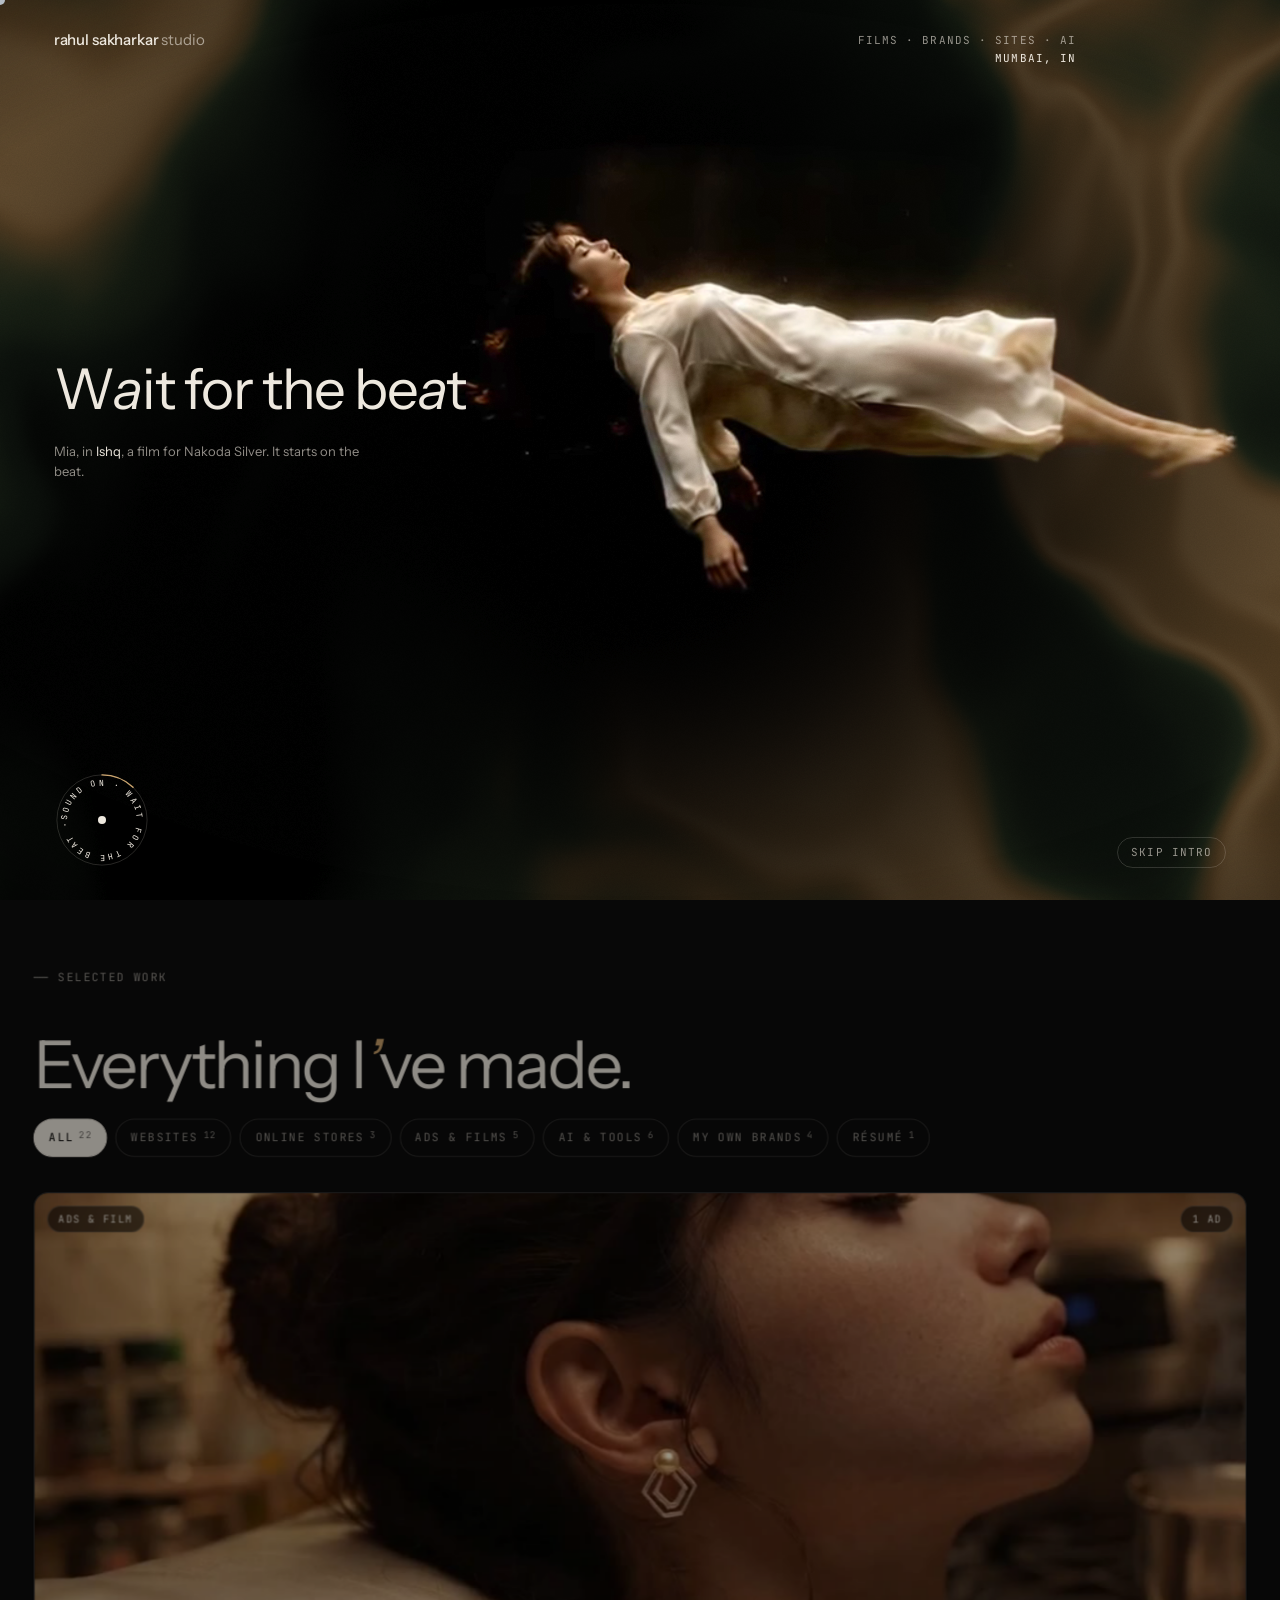
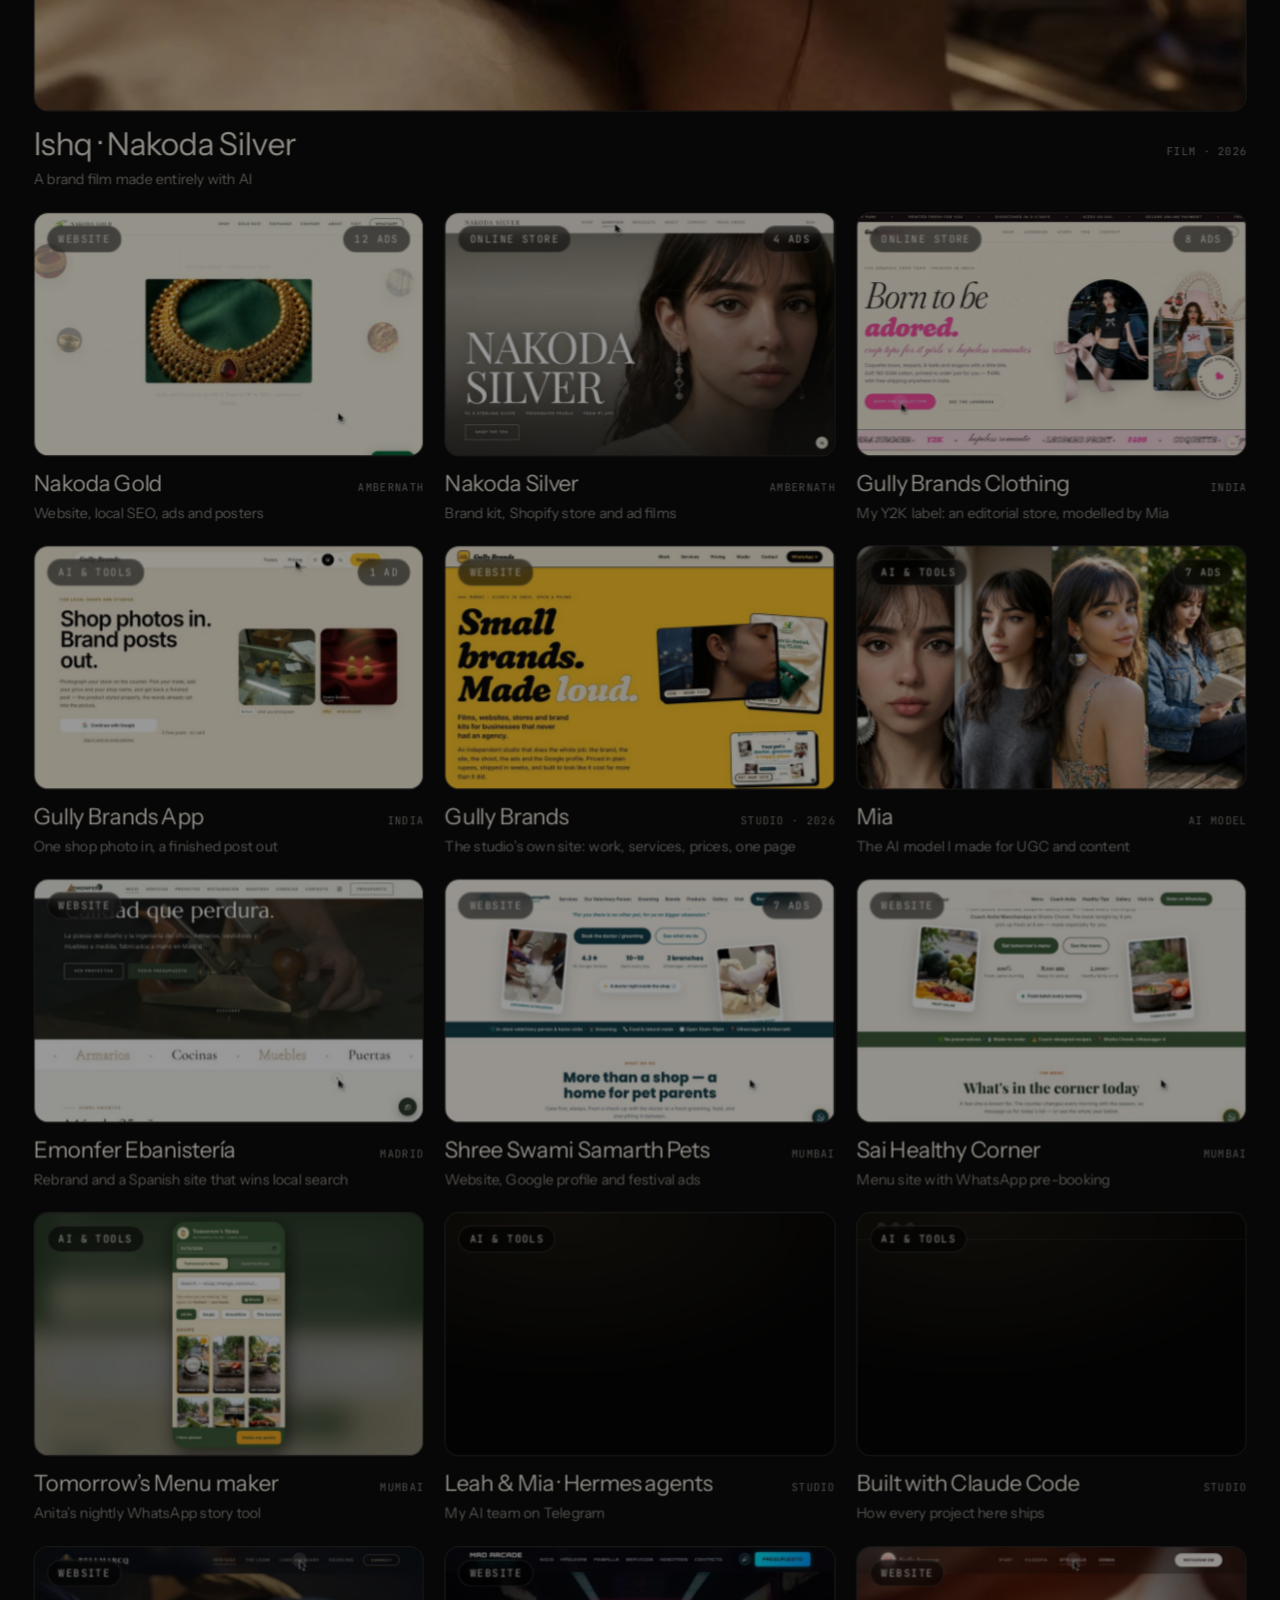
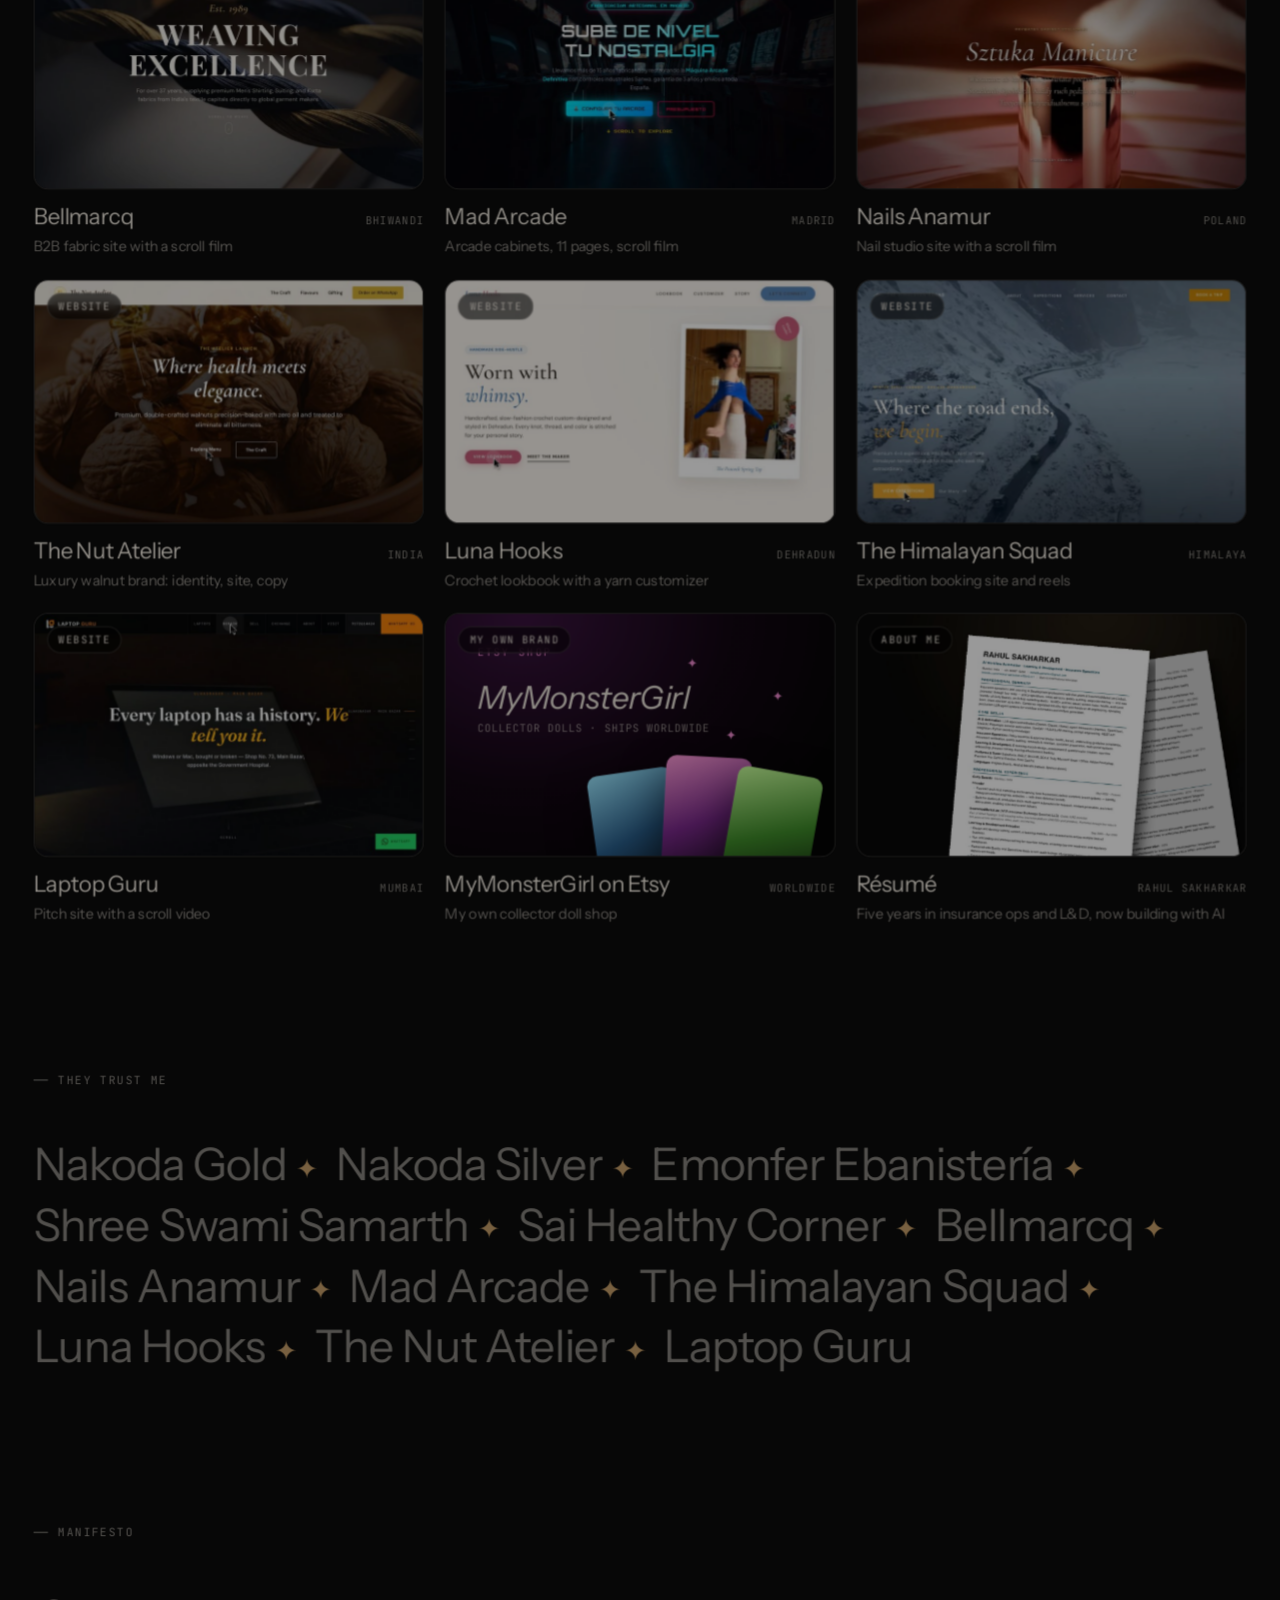
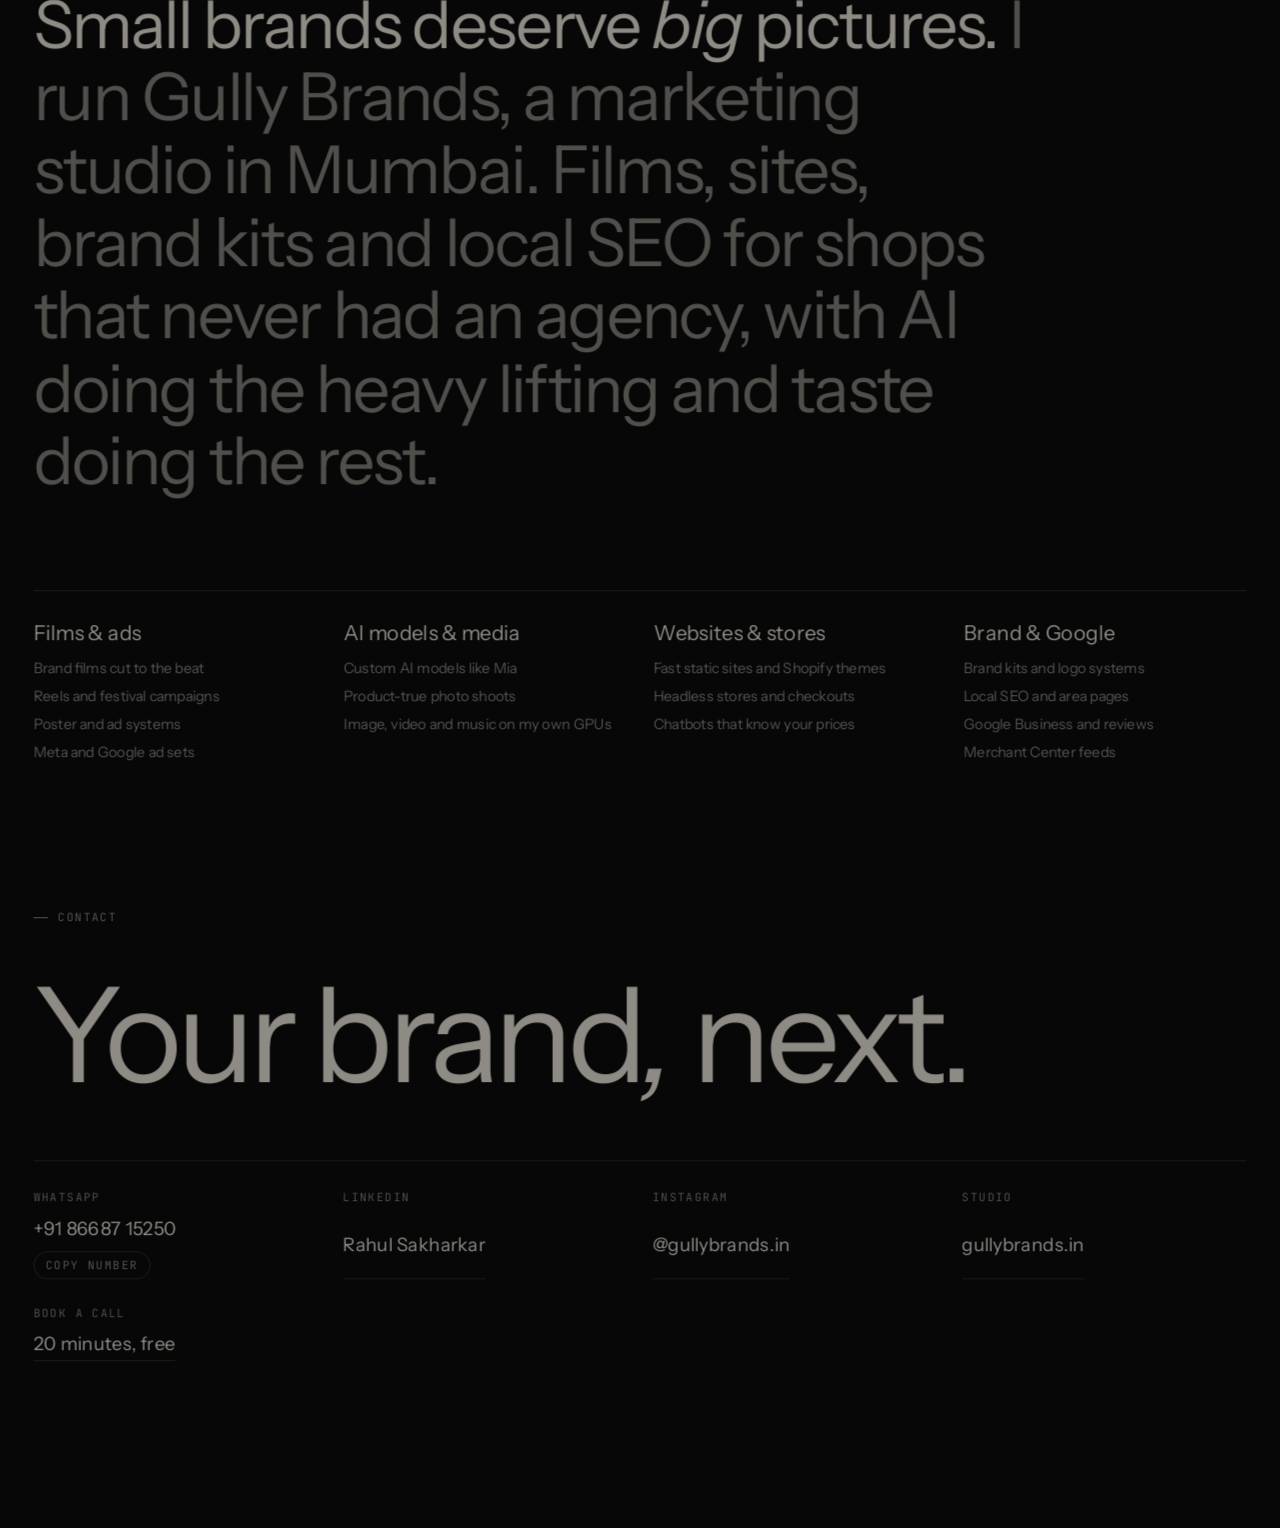
<file: portfolio/index.html>
<!doctype html>
<html lang="en">
<head>
<meta charset="utf-8">
<meta name="viewport" content="width=device-width, initial-scale=1, viewport-fit=cover">
<title>Rahul Sakharkar · Films, Websites &amp; Marketing for Small Businesses in Mumbai — Gully Brands</title>
<meta name="description" content="Portfolio of Rahul Sakharkar, founder of Gully Brands, a marketing studio in Mumbai: brand films, websites, online stores, brand kits and local SEO for small businesses in Mumbai, Thane, Ambernath, Madrid and Poland. Opens with Ishq, a film for Nakoda Silver starring Mia, an AI model.">
<link rel="canonical" href="https://gullybrands.in/portfolio/">
<meta property="og:type" content="website"><meta property="og:title" content="Rahul Sakharkar · Films, websites &amp; marketing for small businesses"><meta property="og:description" content="Founder of Gully Brands, Mumbai. 21 projects: brand films, websites, stores, brand kits, AI tools."><meta property="og:url" content="https://gullybrands.in/portfolio/"><meta property="og:image" content="https://gullybrands.in/portfolio/media/ishq-full-poster.jpg"><meta name="twitter:card" content="summary_large_image">
<meta name="theme-color" content="#000000">
<link rel="icon" type="image/png" sizes="96x96" href="media/favicon-96.png">
<link rel="icon" type="image/png" sizes="192x192" href="media/favicon-192.png">
<link rel="apple-touch-icon" href="media/favicon-192.png">
<script type="application/ld+json">{"@context":"https://schema.org","@graph":[{"@type":"Person","@id":"https://gullybrands.in/portfolio/#rahul","name":"Rahul Sakharkar","jobTitle":"Founder, Gully Brands","description":"Makes brand films, websites, online stores, brand kits and AI tools for small businesses in Mumbai and abroad.","url":"https://gullybrands.in/portfolio/","email":"mailto:rishabhsakharkar@gmail.com","telephone":"+918668715250","address":{"@type":"PostalAddress","addressLocality":"Mumbai","addressRegion":"Maharashtra","addressCountry":"IN"},"worksFor":{"@type":"Organization","name":"Gully Brands","url":"https://gullybrands.in/"},"knowsAbout":["Brand films","Website design","Shopify","Branding","Local SEO","Instagram marketing","AI content production"],"sameAs":["https://www.linkedin.com/in/rahul-sakharkar-a75b43177","https://www.instagram.com/gullybrands.in/","https://gullybrands.in/"]},{"@type":"WebPage","@id":"https://gullybrands.in/portfolio/","url":"https://gullybrands.in/portfolio/","name":"Rahul Sakharkar · Portfolio","about":{"@id":"https://gullybrands.in/portfolio/#rahul"},"isPartOf":{"@type":"WebSite","url":"https://gullybrands.in/","name":"Gully Brands"}}]}</script>
<link rel="preconnect" href="https://fonts.googleapis.com">
<link rel="preconnect" href="https://fonts.gstatic.com" crossorigin>
<link rel="stylesheet" href="https://fonts.googleapis.com/css2?family=Instrument+Sans:ital,wght@0,400;0,500;1,400;1,500&family=JetBrains+Mono:wght@400&display=swap">
<style>
/* Layout: two layers. On top, the intro: Mia floats in black space while the Ishq song builds, the
   film plays on the beat at 70% size, an end card, then the window blurs and closes like a shutter.
   Underneath, the portfolio in the monopo.vn manner: a liquid gold-and-sage hero with a glass sphere,
   a cycling headline, then selected work as a filterable grid of project cards (each opens a project window), clients,
   manifesto, Mia, and contact. One look: black, pearl, warm gold. No light theme. */
:root{
  color-scheme:dark;
  --void:#000000;
  --ink:#070707;
  --pearl:#EDE7DD;
  --pearl-dim:rgba(237,231,221,.58);
  --pearl-mute:rgba(237,231,221,.55);
  --pearl-faint:rgba(237,231,221,.16);
  --gold:#C8A06A;
  --f-sans:"Instrument Sans","Helvetica Neue",Arial,system-ui,sans-serif;
  --f-mono:"JetBrains Mono",ui-monospace,SFMono-Regular,Menlo,monospace;
  --edge:clamp(16px,4.2vw,64px);
}
*{box-sizing:border-box}
html{scroll-behavior:smooth}
body{margin:0;background:var(--ink);color:var(--pearl);font:400 16px/1.5 var(--f-sans);-webkit-font-smoothing:antialiased;-webkit-tap-highlight-color:transparent;overflow-x:hidden}
body.intro-on{overflow:hidden;height:100%}
html:has(body.intro-on){overflow:hidden}
/* nothing scrolls during the intro, so swipes are not handed to the browser as a scroll: the finger lifting
   then counts as a real tap, which is what phones need before they allow sound */
html:has(body.intro-on),body.intro-on{touch-action:none}
body.intro-on .nav{opacity:0}
@media (hover:hover) and (pointer:fine){body,button,a{cursor:none}}
dialog,dialog *{cursor:auto!important}dialog button,dialog a,dialog [data-adk]{cursor:pointer!important}
body:has(dialog[open]) .cursor{display:none!important}
img,video{max-width:100%;display:block}
a{color:inherit}
p{margin:0}
h1,h2,h3{margin:0;font-weight:400;text-wrap:balance}
i{font-style:italic}
.mono{font:400 11px/1.6 var(--f-mono);letter-spacing:.1em;text-transform:uppercase}
.sr{position:absolute;width:1px;height:1px;overflow:hidden;clip:rect(0 0 0 0);white-space:nowrap}
button:focus-visible,a:focus-visible{outline:1px solid var(--pearl);outline-offset:4px;border-radius:4px}

/* =========================================================================================
   PORTFOLIO
   ========================================================================================= */
.site{position:relative;transform:scale(1.035);filter:brightness(.6);transition:transform 1.6s cubic-bezier(.2,.7,.2,1),filter 1.6s ease}
body.revealing .site,body.intro-done .site{transform:none;filter:none}
.wrap{padding-inline:var(--edge)}

.nav{position:fixed;top:0;left:0;right:0;z-index:30;transition:opacity .8s ease;display:flex;justify-content:space-between;align-items:flex-start;padding:calc(var(--edge) * .55 + env(safe-area-inset-top,0px)) var(--edge) 0;pointer-events:none;text-shadow:0 1px 12px rgba(0,0,0,.55)}
.nav > *{pointer-events:auto}
.logo{font:500 15px/1 var(--f-sans);letter-spacing:-.01em;text-decoration:none;color:var(--pearl)}
.logo span{font-weight:400;color:var(--pearl-dim)}
.nav ul{list-style:none;margin:0;padding:0;display:grid;gap:0;text-align:right}
.nav ul a{display:inline-block;padding:4px 0}
.nav ul a{font:400 11px/1 var(--f-mono);letter-spacing:.12em;text-transform:uppercase;text-decoration:none;color:var(--pearl);transition:color .3s}
.nav ul a:hover{color:var(--gold)}
.nav{visibility:visible}
body.scrolled .nav{opacity:0;visibility:hidden;transition:opacity .3s ease,visibility 0s linear .3s}
.navbar{position:fixed;top:calc(12px + env(safe-area-inset-top,0px));left:var(--edge);right:var(--edge);z-index:31;display:flex;justify-content:space-between;align-items:center;gap:12px;pointer-events:none;opacity:0;visibility:hidden;transform:translate3d(0,-12px,0);transition:opacity .3s ease,transform .45s cubic-bezier(.2,.7,.2,1),visibility 0s linear .45s}
body.scrolled .navbar{opacity:1;visibility:visible;transform:none;transition:opacity .35s ease .05s,transform .5s cubic-bezier(.2,.7,.2,1),visibility 0s}
body.intro-on .navbar{opacity:0!important;visibility:hidden!important}
.navbar > *{pointer-events:auto;background:rgba(8,8,8,.72);border:1px solid var(--pearl-faint);border-radius:999px;-webkit-backdrop-filter:blur(14px);backdrop-filter:blur(14px)}
.navbar .logo{padding:11px 16px}
.navbar ul{list-style:none;margin:0;padding:11px 18px;display:flex;gap:20px}
.navbar ul a{font:400 11px/1 var(--f-mono);letter-spacing:.12em;text-transform:uppercase;text-decoration:none;color:var(--pearl);transition:color .3s}
.navbar ul a:hover{color:var(--gold)}
@media (max-width:760px){.navbar{justify-content:center}.navbar .logo{display:none}.navbar ul{gap:13px;padding:10px 14px}.navbar ul a{font-size:10px;letter-spacing:.08em}}

/* hero */
.hero{position:relative;min-height:100vh;min-height:100svh;display:grid;place-items:center;overflow:hidden;background:var(--void)}
#heroGl{position:absolute;inset:0;width:100%;height:100%;display:block}
/* phones get a pre-rendered frame of the glow: no live shader, no GPU quirks, no battery */
.hero-still{position:absolute;inset:0;display:none;overflow:hidden}
.hero-still img{width:100%;height:100%;object-fit:cover;animation:heroDrift 36s ease-in-out infinite alternate}
@keyframes heroDrift{from{transform:scale(1.05) translate(-1%,0)}to{transform:scale(1.12) translate(1%,-1.5%)}}
@media (hover:none){.hero-still{display:block}#heroGl{display:none}}
.broken{display:none!important}
.hero-fade{position:absolute;left:0;right:0;bottom:0;height:28%;background:linear-gradient(transparent,var(--ink));pointer-events:none}
.hero-copy{position:relative;z-index:2;text-align:center;padding:0 var(--edge);display:grid;gap:22px;justify-items:center}
.hero .line{position:relative;height:1.2em;width:min(92vw,980px);font:400 clamp(26px,4.6vw,70px)/1.15 var(--f-sans);letter-spacing:-.025em}
.hero .line .w{left:0;right:0;text-align:center}
.hero-sub{max-width:44ch;color:var(--pearl-dim);font-size:15px}
.hero-sub b{font-weight:500;color:var(--pearl)}
.hero-cta{display:inline-flex;align-items:center;gap:10px;font:400 11px/1 var(--f-mono);letter-spacing:.12em;text-transform:uppercase;color:var(--pearl);background:rgba(0,0,0,.28);border:1px solid var(--pearl-faint);border-radius:999px;padding:12px 16px;backdrop-filter:blur(8px);-webkit-backdrop-filter:blur(8px)}
.hero-cta:hover{border-color:var(--pearl)}
.tri{width:0;height:0;border-left:8px solid currentColor;border-top:5px solid transparent;border-bottom:5px solid transparent}
.scroll-badge{position:absolute;left:var(--edge);bottom:calc(var(--edge) * .6);z-index:2;width:88px;height:88px;color:var(--pearl)}
.scroll-badge svg{width:100%;height:100%;animation:spin 18s linear infinite}
.scroll-badge text{font:400 8.4px var(--f-mono);fill:var(--pearl)}
.scroll-badge .arrow{position:absolute;inset:0;margin:auto;width:9px;height:9px;border-right:1px solid var(--pearl);border-bottom:1px solid var(--pearl);transform:translateY(-2px) rotate(45deg)}

/* rotating word lines (shared by hero and intro) */
.line .w{position:absolute;top:0;white-space:nowrap;opacity:0;filter:blur(8px);transform:translateY(.25em);transition:opacity 1.1s ease,filter 1.1s ease,transform 1.1s cubic-bezier(.2,.7,.2,1)}
.line .w.on{opacity:1;filter:blur(0);transform:none}
.line .w.off{opacity:0;filter:blur(8px);transform:translateY(-.25em)}
.line i{font-style:italic;font-weight:400}

/* sections */
.sec{padding-block:clamp(72px,11vw,150px) 0}
.label{display:flex;align-items:center;gap:10px;color:var(--pearl-dim);margin-bottom:clamp(26px,4vw,44px)}
#work .label{scroll-margin-top:104px}
#work .label:focus{outline:none}
.label::before{content:"";width:14px;height:1px;background:currentColor}

/* selected work: filters + project grid */
.work-head{display:flex;justify-content:space-between;align-items:end;gap:20px 32px;flex-wrap:wrap;margin-bottom:clamp(22px,3vw,34px)}
.work-head h2{font:400 clamp(34px,5vw,72px)/1 var(--f-sans);letter-spacing:-.035em;margin:0}
.work-head h2 i{color:var(--gold)}
.filters{display:flex;flex-wrap:wrap;gap:8px}
.filters button{font:400 11px/1 var(--f-mono);letter-spacing:.1em;text-transform:uppercase;color:var(--pearl-dim);background:none;border:1px solid var(--pearl-faint);border-radius:999px;padding:11px 14px;cursor:pointer;transition:color .25s,border-color .25s,background .25s}
.filters button sup{font-size:9px;margin-left:5px;color:var(--pearl-mute);vertical-align:.35em}
.filters button:hover{color:var(--pearl);border-color:rgba(237,231,221,.4)}
.filters button[aria-pressed="true"]{background:var(--pearl);color:#000;border-color:var(--pearl)}
.filters button[aria-pressed="true"] sup{color:rgba(0,0,0,.55)}
.grid{display:grid;grid-template-columns:repeat(3,minmax(0,1fr));gap:clamp(14px,1.6vw,22px)}
.card{display:flex;flex-direction:column;gap:14px;color:var(--pearl);text-decoration:none;min-width:0;animation:cardIn .5s cubic-bezier(.2,.7,.2,1) both}
@keyframes cardIn{from{opacity:0;transform:translateY(14px)}to{opacity:1;transform:none}}
.card[hidden]{display:none}
.card.big{grid-column:1/-1}
.card.big .card-media{aspect-ratio:21/9}
.card-media{position:relative;aspect-ratio:16/10;border-radius:14px;overflow:hidden;background:#0d0d0d;border:1px solid var(--pearl-faint);isolation:isolate}
.card-media video,.card-media img,.card-media .scene{position:absolute;inset:0;width:100%;height:100%;object-fit:cover;display:block;transition:transform .9s cubic-bezier(.2,.7,.2,1)}
.card:hover .card-media video,.card:hover .card-media img,.card:focus-visible .card-media video{transform:scale(1.035)}
.card-media .open{position:absolute;right:12px;bottom:12px;z-index:2;font:400 10px/1 var(--f-mono);letter-spacing:.14em;text-transform:uppercase;color:#000;background:var(--pearl);border-radius:999px;padding:9px 12px;opacity:0;transform:translateY(6px);transition:opacity .3s,transform .3s}
.card:hover .open,.card:focus-visible .open{opacity:1;transform:none}
.card-media .pill{position:absolute;left:12px;top:12px;z-index:2;font:400 10px/1 var(--f-mono);letter-spacing:.12em;text-transform:uppercase;color:var(--pearl);background:rgba(0,0,0,.55);border:1px solid rgba(237,231,221,.18);border-radius:999px;padding:7px 10px;backdrop-filter:blur(6px);-webkit-backdrop-filter:blur(6px)}
.card-media .pill.ads{left:auto;right:12px}
.card-info{display:flex;justify-content:space-between;gap:12px;align-items:baseline}
.card-info h3{font:400 clamp(20px,1.7vw,26px)/1.15 var(--f-sans);letter-spacing:-.02em;margin:0}
.card.big .card-info h3{font-size:clamp(24px,2.4vw,36px)}
.card-info .meta{font:400 10.5px/1.5 var(--f-mono);letter-spacing:.1em;text-transform:uppercase;color:var(--pearl-mute);text-align:right;white-space:nowrap}
.card-sub{font-size:14px;color:var(--pearl-dim);margin:-8px 0 0}
.card-media .mia4{display:grid;grid-template-columns:repeat(4,1fr);position:absolute;inset:0}
.card-media .mia4 img{position:static;width:100%;height:100%;object-fit:cover;object-position:50% 20%}
@media (max-width:1100px){.grid{grid-template-columns:repeat(2,minmax(0,1fr))}}
@media (max-width:640px){.grid{grid-template-columns:1fr}.card.big .card-media{aspect-ratio:16/10}.card-info{flex-direction:column;gap:4px}.card-info .meta{text-align:left}.card-media .open{opacity:1;transform:none}}
@media (hover:none){.card-media .open{opacity:1;transform:none}}
/* résumé page inside the project window */
.cv-page{clear:both;padding:clamp(56px,6vw,84px) clamp(20px,5vw,72px) clamp(36px,5vw,64px);display:grid;gap:clamp(28px,4vw,48px)}
.cv-page[hidden]{display:none}
.cv-top{display:grid;grid-template-columns:minmax(0,1fr) auto;gap:24px 40px;align-items:end;border-bottom:1px solid var(--pearl-faint);padding-bottom:clamp(24px,3vw,36px)}
.cv-top h2{font:400 clamp(40px,6vw,88px)/.95 var(--f-sans);letter-spacing:-.04em;margin:0}
.cv-top .role{color:var(--gold);margin:14px 0 0}
.cv-top .where{color:var(--pearl-dim);margin:8px 0 0;font-size:15px}
.cv-links{display:flex;flex-wrap:wrap;gap:8px;justify-content:flex-end}
.cv-links a{font:400 11px/1 var(--f-mono);letter-spacing:.1em;text-transform:uppercase;color:var(--pearl);text-decoration:none;border:1px solid var(--pearl-faint);border-radius:999px;padding:12px 15px;white-space:nowrap}
.cv-links a.dl{background:var(--pearl);color:#000;border-color:var(--pearl)}
.cv-links a:hover{border-color:var(--gold)}.cv-links a.dl:hover{background:var(--gold);border-color:var(--gold)}
.cv-sum{font:400 clamp(18px,1.7vw,24px)/1.45 var(--f-sans);letter-spacing:-.01em;color:var(--pearl);max-width:62ch;margin:0}
.cv-nums{display:flex;flex-wrap:wrap;gap:14px 44px}
.cv-nums b{display:block;font:400 clamp(30px,3vw,44px)/1 var(--f-sans);letter-spacing:-.03em}
.cv-nums span{color:var(--pearl-mute);display:block;margin-top:6px}
.cv-cols{display:grid;grid-template-columns:minmax(0,1.55fr) minmax(0,1fr);gap:clamp(28px,5vw,72px)}
.cv-cols > *{min-width:0}
.cv-h{color:var(--pearl-mute);margin:0 0 18px!important;display:flex;align-items:center;gap:10px}
.cv-h::before{content:"";width:14px;height:1px;background:currentColor}
.cv-job{position:relative;padding:0 0 26px 22px;border-left:1px solid var(--pearl-faint)}
.cv-job:last-child{padding-bottom:0}
.cv-job::before{content:"";position:absolute;left:-4px;top:7px;width:7px;height:7px;border-radius:50%;background:var(--gold)}
.cv-job h4{font:500 17px/1.3 var(--f-sans);margin:0}
.cv-job .co{color:var(--pearl-dim);font-size:14px;margin:4px 0 0}
.cv-job .when{color:var(--gold);margin:6px 0 10px}
.cv-job ul{margin:0;padding:0 0 0 16px;display:grid;gap:6px;color:var(--pearl-dim);font-size:14.5px;line-height:1.5}
.cv-job ul li::marker{color:var(--gold)}
.cv-side{display:grid;gap:30px;align-content:start}
.cv-side p:not(.cv-h){margin:0;color:var(--pearl-dim);font-size:14.5px;line-height:1.55}
.cv-side p b{color:var(--pearl);font-weight:500;display:block;margin-bottom:2px}
.cv-tags{display:flex;flex-wrap:wrap;gap:6px}
.cv-tags span{font:400 10.5px/1 var(--f-mono);letter-spacing:.06em;text-transform:uppercase;border:1px solid var(--pearl-faint);border-radius:999px;padding:8px 10px;color:var(--pearl-dim)}
.cv-proj{display:grid;gap:14px}
.cv-proj div{border:1px solid var(--pearl-faint);border-radius:12px;padding:16px 18px}
.cv-proj h5{font:500 15px/1.35 var(--f-sans);margin:0 0 6px}
.cv-proj p{margin:0;color:var(--pearl-dim);font-size:14px;line-height:1.5}
@media (max-width:860px){.cv-nums{display:grid;grid-template-columns:1fr 1fr;gap:22px 20px}.cv-top{grid-template-columns:1fr}.cv-links{justify-content:flex-start}.cv-cols{grid-template-columns:1fr}}
/* mini scenes: Claude Code terminal and Hermes chat (hover preview, touch thumbs, case pop-up) */
.scene{position:relative;overflow:hidden;background:radial-gradient(120% 100% at 30% 0%,#1b1710,#050505 70%);font:400 13px/1.5 var(--f-mono);color:var(--pearl)}
.scene .sl{position:absolute;left:7%;right:7%;opacity:0;transform:translateY(8px);animation:sl 7s cubic-bezier(.2,.7,.2,1) infinite}
@keyframes sl{0%{opacity:0;transform:translateY(8px)}6%,82%{opacity:1;transform:none}92%,100%{opacity:0;transform:none}}
.scene.term .bar{position:absolute;left:0;right:0;top:0;height:11%;display:flex;gap:6px;align-items:center;padding:0 5%;border-bottom:1px solid rgba(237,231,221,.08)}
.scene.term .bar i{width:8px;height:8px;border-radius:50%;background:#3a352c}
.scene.term .sl{font-size:clamp(9px,1.05vw,14px)}
.scene.term .ok{color:#9fc48f}.scene.term .dim{color:var(--pearl-mute)}.scene.term .g{color:var(--gold)}
.scene.chat .sl{max-width:72%;padding:.55em .85em;border-radius:14px;font:400 clamp(9px,1vw,13px)/1.35 var(--f-sans)}
.scene.chat .me{left:auto;right:6%;background:#2f3d2c;border-bottom-right-radius:4px}
.scene.chat .bot{background:#1e1c18;border:1px solid rgba(237,231,221,.1);border-bottom-left-radius:4px}
.scene.chat .bot b{display:block;font:400 .8em/1.4 var(--f-mono);letter-spacing:.08em;text-transform:uppercase;color:var(--gold)}
.scene.etsy{background:radial-gradient(90% 120% at 20% 0%,#3b1440,#120612 60%,#050505);font-family:var(--f-sans)}
.scene.etsy .eb{position:absolute;left:8%;top:14%;font:400 clamp(8px,.8vw,11px)/1 var(--f-mono);letter-spacing:.2em;text-transform:uppercase;color:#f08bd0}
.scene.etsy .et{position:absolute;left:8%;top:28%;font:italic 400 clamp(18px,2.4vw,40px)/1 var(--f-sans);letter-spacing:-.02em;color:var(--pearl)}
.scene.etsy .es{position:absolute;left:8%;top:calc(28% + clamp(24px,3vw,50px));font:400 clamp(8px,.8vw,11px)/1.3 var(--f-mono);letter-spacing:.08em;text-transform:uppercase;color:var(--pearl-dim)}
.scene.etsy .ec{position:absolute;bottom:-12%;width:22%;aspect-ratio:3/4;border-radius:10px;background:linear-gradient(160deg,#ff9bd8,#7b2a8c 55%,#1b0b20);box-shadow:0 18px 40px rgba(0,0,0,.5);animation:ecf 6s ease-in-out infinite}
.scene.etsy .c1{right:40%;transform:rotate(-8deg);animation-delay:-1s;background:linear-gradient(160deg,#9be7ff,#2a5f8c 55%,#0b1420)}
.scene.etsy .c2{right:22%;transform:rotate(3deg);bottom:-6%;animation-delay:-3s}
.scene.etsy .c3{right:5%;transform:rotate(10deg);animation-delay:-4.5s;background:linear-gradient(160deg,#c8ff9b,#3f8c2a 55%,#0f200b)}
@keyframes ecf{0%,100%{translate:0 0}50%{translate:0 -10%}}
.scene.etsy .ek{position:absolute;color:#f08bd0;font-style:normal;font-size:clamp(9px,1vw,14px);animation:ekt 3.2s ease-in-out infinite}
.scene.etsy .k1{left:62%;top:16%}.scene.etsy .k2{left:84%;top:30%;animation-delay:-1.1s}.scene.etsy .k3{left:72%;top:46%;animation-delay:-2.2s}
@keyframes ekt{0%,100%{opacity:.2;transform:scale(.7)}50%{opacity:1;transform:scale(1.15)}}
/* case-study pop-up */
dialog.case{width:min(1160px,calc(100vw - 24px));max-height:calc(100dvh - 24px);padding:0;border:1px solid var(--pearl-faint);border-radius:18px;background:#050505;color:var(--pearl);overflow:auto;overscroll-behavior:contain;scrollbar-width:thin;scrollbar-color:rgba(237,231,221,.25) transparent}
dialog.case[open]{animation:caseIn .5s cubic-bezier(.2,.7,.2,1)}
@keyframes caseIn{from{opacity:0;transform:translateY(24px) scale(.98)}to{opacity:1;transform:none}}
dialog.case::backdrop{background:rgba(0,0,0,.82);backdrop-filter:blur(12px);-webkit-backdrop-filter:blur(12px)}
.case-media{position:relative;width:100%;aspect-ratio:16/10;max-height:min(62vh,700px);background:#000;overflow:hidden}
.case-media video,.case-media .scene{position:absolute;inset:0;width:100%;height:100%;object-fit:cover}
.case-media .scene.chat .sl{max-width:min(70%,460px);font-size:clamp(12px,1.25vw,16px)}
.case-media .scene.chat .bot{left:max(7%,calc(50% - 300px))}.case-media .scene.chat .me{right:max(6%,calc(50% - 300px))}
.case-media .scene.term .sl{font-size:clamp(11px,1.2vw,16px);left:max(7%,calc(50% - 330px))}
.case-media::after{content:"";position:absolute;left:0;right:0;bottom:0;height:34%;background:linear-gradient(transparent,#050505);pointer-events:none}
.case-body[hidden],.case-media[hidden]{display:none!important}
.case-body{display:grid;grid-template-columns:minmax(0,1.1fr) minmax(0,1fr);gap:clamp(24px,4vw,64px);padding:clamp(20px,3vw,40px) clamp(20px,3.4vw,48px) clamp(24px,3vw,40px);margin-top:-48px;position:relative}
.case-body > *{min-width:0}
.case-lead{display:grid;gap:16px;align-content:start}
.case-body .k{color:var(--gold)}
.case-body h2{font:400 clamp(32px,4.2vw,60px)/1 var(--f-sans);letter-spacing:-.035em;margin:0}
.case-body p{color:var(--pearl-dim);margin:0;max-width:54ch}
.case-made{display:grid;gap:18px;align-content:start}
.case-body ul{list-style:none;margin:0;padding:0;display:grid;gap:10px}
.case-body li{position:relative;padding-left:22px;color:var(--pearl);font-size:15px;line-height:1.45}
.case-body li::before{content:"✦";position:absolute;left:0;top:.1em;color:var(--gold);font-size:11px}
.case-stats{display:flex;flex-wrap:wrap;gap:12px 32px;border-top:1px solid var(--pearl-faint)}
.case-stats div{padding-top:14px;max-width:16ch}
.case-stats b{display:block;font:400 32px/1 var(--f-sans);letter-spacing:-.02em}
.case-stats span{color:var(--pearl-mute);display:block;margin-top:6px}
.case-acts{display:flex;gap:10px;flex-wrap:wrap;padding-top:6px}
.case-acts a,.case-acts button{font:400 11px/1 var(--f-mono);letter-spacing:.12em;text-transform:uppercase;color:var(--pearl);background:none;border:1px solid var(--pearl-faint);border-radius:999px;padding:14px 18px;text-decoration:none;cursor:pointer}
.case-acts a{background:var(--pearl);color:#000;border-color:var(--pearl)}
.case-acts .primary{background:var(--gold);color:#000;border-color:var(--gold)}
.case-stats[hidden]{display:none}
.case-acts a:hover{background:var(--gold);border-color:var(--gold)}
.case-acts button:hover{border-color:var(--pearl)}
.case-ads{padding:0 clamp(20px,3.4vw,48px) clamp(28px,3.4vw,48px)}
.case-ads[hidden]{display:none}
.case-ads .mono{color:var(--pearl-mute);margin:0 0 14px;display:flex;justify-content:space-between;gap:12px}
.ads-strip{display:flex;gap:12px;overflow-x:auto;scroll-snap-type:x proximity;padding-bottom:10px;scrollbar-width:thin;scrollbar-color:rgba(237,231,221,.25) transparent;overscroll-behavior-x:contain}
.ad-tile{position:relative;flex:0 0 auto;height:clamp(220px,32vh,320px);aspect-ratio:9/16;border-radius:12px;overflow:hidden;background:#111;border:1px solid var(--pearl-faint);padding:0;cursor:pointer;scroll-snap-align:start;color:var(--pearl);text-align:left}
.ad-tile.w{aspect-ratio:16/9}.ad-tile.p{aspect-ratio:4/5}
.ad-tile img{width:100%;height:100%;object-fit:cover;display:block;transition:transform .6s cubic-bezier(.2,.7,.2,1)}
.ad-tile:hover img,.ad-tile:focus-visible img{transform:scale(1.04)}
.ad-tile span{position:absolute;left:0;right:0;bottom:0;padding:28px 12px 10px;font:400 10px/1.35 var(--f-mono);letter-spacing:.08em;text-transform:uppercase;background:linear-gradient(transparent,rgba(0,0,0,.8))}
.ad-tile .pl{position:absolute;top:10px;right:10px;width:30px;height:30px;border-radius:50%;background:rgba(0,0,0,.55);display:grid;place-items:center;backdrop-filter:blur(6px);-webkit-backdrop-filter:blur(6px)}
.ad-tile .pl::before{content:"";border-left:9px solid var(--pearl);border-top:6px solid transparent;border-bottom:6px solid transparent;margin-left:3px}
.case-nav{position:sticky;top:12px;float:left;margin:12px 0 -52px 12px;z-index:3;display:flex;align-items:center;gap:4px;background:rgba(0,0,0,.6);border:1px solid var(--pearl-faint);border-radius:999px;padding:3px;backdrop-filter:blur(6px);-webkit-backdrop-filter:blur(6px)}
.case-nav span{font:400 10px/1 var(--f-mono);letter-spacing:.12em;color:var(--pearl-dim);min-width:58px;text-align:center;padding:12px 10px}
.case-side{position:fixed;top:50%;z-index:5;width:60px;height:60px;margin-top:-30px;padding:0;border-radius:50%;border:1px solid rgba(237,231,221,.3);background:rgba(18,18,18,.78);color:var(--pearl);display:grid;place-items:center;cursor:pointer;backdrop-filter:blur(8px);-webkit-backdrop-filter:blur(8px);transition:background .2s,color .2s,transform .2s;animation:sideIn .35s .5s both}
.case-side span{position:absolute;top:calc(100% + 10px);font:400 10px/1 var(--f-mono);letter-spacing:.14em;text-transform:uppercase;color:var(--pearl-mute)}
.case-side:hover,.case-side:focus-visible{background:var(--pearl);color:#050505;transform:scale(1.07)}
.case-side.prev{left:max(12px,calc(50vw - min(580px,50vw - 92px) - 76px))}
.case-side.next{right:max(12px,calc(50vw - min(580px,50vw - 92px) - 76px))}
@keyframes sideIn{from{opacity:0}to{opacity:1}}
@media (min-width:900px){dialog.case{width:min(1160px,calc(100vw - 184px))}}
.case-fade{display:none}
@media (max-width:899px){.case-side{top:auto;bottom:max(20px,env(safe-area-inset-bottom));margin:0;width:50px;height:50px;box-shadow:0 6px 24px rgba(0,0,0,.6)}.case-side span{display:none}.case-side.prev{left:24px}.case-side.next{right:24px}.case-fade{display:block;position:sticky;bottom:0;height:96px;margin-top:28px;flex:none;background:linear-gradient(rgba(5,5,5,0),#050505 62%);pointer-events:none;z-index:4}.case-side{background:#141414;border-color:rgba(237,231,221,.38)}}
.case-media .mia4{display:grid;grid-template-columns:repeat(4,1fr);position:absolute;inset:0}.case-media .mia4 img{width:100%;height:100%;object-fit:cover;object-position:50% 25%;display:block}
.case-x{position:sticky;top:12px;float:right;margin:12px 12px -52px 0;z-index:3;width:40px;height:40px;border-radius:50%;border:1px solid var(--pearl-faint);background:rgba(0,0,0,.6);color:var(--pearl);font-size:18px;line-height:1;cursor:pointer;backdrop-filter:blur(6px);-webkit-backdrop-filter:blur(6px)}
dialog.lb{max-width:calc(100vw - 24px);max-height:calc(100dvh - 24px);padding:0;border:1px solid var(--pearl-faint);border-radius:14px;background:#000;color:var(--pearl);overflow:hidden}
dialog.lb::backdrop{background:rgba(0,0,0,.9)}
.lb-top{display:flex;justify-content:space-between;align-items:center;gap:12px;padding:10px 12px 10px 16px;color:var(--pearl-dim)}
.lb-top button{font:400 11px/1 var(--f-mono);letter-spacing:.1em;text-transform:uppercase;color:var(--pearl);background:none;border:1px solid var(--pearl-faint);border-radius:999px;padding:8px 12px;cursor:pointer}
.lb-side{animation:none}
.lb-side.prev{left:var(--lbl,24px);right:auto}
.lb-side.next{left:auto;right:var(--lbr,24px)}
.lb-side[hidden],.case-side[hidden]{display:none}
#lbN{color:var(--pearl-mute);margin-left:10px;white-space:nowrap}
body:has(#lb[open]) #case > .case-side,body:has(#ad[open]) #case > .case-side{visibility:hidden}
@media (max-width:899px){.lb-side{top:50%;bottom:auto;margin-top:-22px;width:44px;height:44px;background:rgba(10,10,10,.62)}.lb-side.prev{left:10px}.lb-side.next{right:10px}}
.lb-media video,.lb-media img{display:block;max-width:calc(100vw - 26px);max-height:calc(100dvh - 84px);width:auto;height:auto;margin:0 auto;background:#000}
@media (max-width:760px){
  .case-body{grid-template-columns:1fr;gap:26px;margin-top:-28px}
  .case-media{aspect-ratio:16/10;max-height:none}
  .case-media .scene{top:0}
  .ad-tile{height:240px}
}
@media (max-width:760px){
  .row{grid-template-columns:96px minmax(0,1fr);gap:14px 16px}
  .thumb-blank{display:flex!important}
  .row .thumb{display:block;grid-row:span 2;width:96px;height:72px;object-fit:cover;border-radius:6px;background:#111}
  .row .meta{display:none}
}
.work-note{margin-top:22px;color:var(--pearl-mute)}

/* clients */
.trust{font:400 clamp(24px,3.4vw,46px)/1.35 var(--f-sans);letter-spacing:-.02em;color:var(--pearl-mute);max-width:1200px}
.trust span{transition:color .3s;white-space:nowrap}
.trust span:hover{color:var(--pearl)}
.trust .sep{color:var(--gold);margin:0 .35em;font-size:.6em;vertical-align:middle}

/* manifesto */
.manifesto{font:400 clamp(30px,5vw,76px)/1.1 var(--f-sans);letter-spacing:-.03em;max-width:15em}
.manifesto em{font-style:normal;color:var(--pearl-mute)}
.caps{display:grid;grid-template-columns:repeat(4,minmax(0,1fr));gap:26px;margin-top:clamp(48px,7vw,90px);border-top:1px solid var(--pearl-faint);padding-top:28px}
.caps > *{min-width:0}
.caps h3{font:400 20px/1.2 var(--f-sans);margin-bottom:12px}
.caps ul{list-style:none;margin:0;padding:0;display:grid;gap:6px;color:var(--pearl-dim);font-size:14px}
@media (max-width:900px){.caps{grid-template-columns:repeat(2,minmax(0,1fr))}}

/* Mia */
.mia-head{display:grid;grid-template-columns:minmax(0,1.2fr) minmax(0,1fr);gap:clamp(24px,5vw,80px);align-items:end}
.mia-head > *{min-width:0}
.mia-head h2{font:400 clamp(40px,6vw,96px)/1 var(--f-sans);letter-spacing:-.035em}
.mia-head p{color:var(--pearl-dim);max-width:44ch}
.mia-stats{display:flex;gap:28px;margin-top:26px;flex-wrap:wrap}
.mia-stats b{display:block;font:400 34px/1 var(--f-sans);letter-spacing:-.02em;font-variant-numeric:tabular-nums}
.mia-stats span{color:var(--pearl-mute)}
.mia-grid{display:grid;grid-template-columns:repeat(4,minmax(0,1fr));gap:10px;margin-top:clamp(36px,5vw,64px)}
.mia-grid figure{margin:0;position:relative;border-radius:8px;overflow:hidden}
.mia-grid img{width:100%;aspect-ratio:4/5;object-fit:cover;transition:transform .8s cubic-bezier(.2,.7,.2,1)}
.mia-grid figure:hover img{transform:scale(1.04)}
.mia-grid figcaption{position:absolute;left:10px;bottom:10px;color:var(--pearl);background:rgba(0,0,0,.45);padding:5px 8px;border-radius:999px;backdrop-filter:blur(6px);-webkit-backdrop-filter:blur(6px)}
@media (max-width:860px){.mia-head{grid-template-columns:1fr}.mia-grid{grid-template-columns:repeat(2,minmax(0,1fr))}}

/* contact */
.contact h2{font:400 clamp(48px,10vw,160px)/.95 var(--f-sans);letter-spacing:-.045em}
.contact-grid{display:grid;grid-template-columns:repeat(auto-fit,minmax(min(220px,100%),1fr));gap:24px;margin-top:clamp(36px,5vw,60px);border-top:1px solid var(--pearl-faint);padding-top:26px}
.contact-grid > div{display:grid;gap:8px;min-width:0}
.contact-grid .v{font-size:18px;word-break:break-word}
.contact-grid a{text-decoration:none;border-bottom:1px solid var(--pearl-faint);padding-bottom:2px;justify-self:start;transition:border-color .3s}
.contact-grid a:hover{border-color:var(--pearl)}
.copy-btn{justify-self:start;font:400 11px/1 var(--f-mono);letter-spacing:.1em;text-transform:uppercase;color:var(--pearl-dim);background:none;border:1px solid var(--pearl-faint);border-radius:999px;padding:7px 11px}
.copy-btn:hover{color:var(--pearl);border-color:var(--pearl)}
footer{display:flex;justify-content:space-between;gap:16px;flex-wrap:wrap;padding:clamp(60px,9vw,120px) var(--edge) calc(28px + env(safe-area-inset-bottom,0px));color:var(--pearl-mute)}
footer button{font:inherit;letter-spacing:inherit;text-transform:inherit;color:var(--pearl-dim);background:none;border:0;padding:12px 0;margin:-12px 0}
html{overflow-x:clip}
body.intro-on{overflow:hidden}
footer button:hover{color:var(--pearl)}

.rv{transition:opacity 1s ease,transform 1.1s cubic-bezier(.2,.7,.2,1)}
.rv.pre{opacity:0;transform:translateY(28px)}

/* full ad */
dialog.ad{width:min(1100px,calc(100vw - 24px));max-height:calc(100dvh - 24px);padding:0;border:1px solid var(--pearl-faint);border-radius:14px;background:var(--void);color:var(--pearl);overflow:hidden}
dialog.ad::backdrop{background:rgba(0,0,0,.82);backdrop-filter:blur(10px);-webkit-backdrop-filter:blur(10px)}
.ad-top{display:flex;justify-content:space-between;align-items:center;gap:12px;padding:12px 16px;color:var(--pearl-dim)}
.ad-top button{font:400 11px/1 var(--f-mono);letter-spacing:.1em;text-transform:uppercase;color:var(--pearl);background:none;border:1px solid var(--pearl-faint);border-radius:999px;padding:8px 12px}
.ad video{width:100%;aspect-ratio:16/9;max-height:calc(100dvh - 90px);object-fit:contain;background:var(--void);display:block}

/* =========================================================================================
   INTRO
   ========================================================================================= */
.intro{position:fixed;inset:0;z-index:40;background:var(--void);overflow:hidden;clip-path:inset(0 0 0 0);transition:clip-path 1.35s cubic-bezier(.75,0,.2,1),filter 1s ease}
body.revealing .intro{clip-path:inset(50% 0 50% 0);filter:blur(22px)}
body.intro-done .intro{display:none}
#glow{position:absolute;inset:0;width:100%;height:100%;display:block;opacity:0;transition:opacity 2.4s ease}
#glow.on{opacity:1}
.drift{position:absolute;inset:0;animation:drift 18s ease-in-out infinite;mix-blend-mode:screen}
@keyframes drift{0%,100%{transform:translate3d(0,0,0) rotate(0deg)}50%{transform:translate3d(-.6%,-1.1%,0) rotate(-.6deg)}}
.mia{position:absolute;inset:0;width:100%;height:100%;object-fit:cover;background:#000;opacity:0;
  --base:translateX(9%);transform:var(--base) scale(1.02);
  transition:opacity 2.4s ease .3s,transform 9s cubic-bezier(.2,.7,.2,1),filter 1.4s ease}
.mia.on{opacity:1;transform:var(--base) scale(1)}
.mia.push{opacity:0;transform:var(--base) translate(-6%,2%) scale(1.9);filter:blur(10px);
  transition:transform 1.5s cubic-bezier(.55,0,.25,1),opacity .9s ease .6s,filter 1s ease .45s}
@media (max-aspect-ratio:1/1){.mia{object-fit:contain;--base:translateY(-14%) scale(1.6)}}
.vignette{position:absolute;inset:0;pointer-events:none;background:radial-gradient(120% 90% at 50% 50%,transparent 55%,rgba(0,0,0,.75))}
.stage{position:absolute;inset:0}
.stage.leaving #glow{opacity:0;transition:opacity 1.2s ease}

.chrome{position:absolute;inset:0;padding:calc(var(--edge) * .6 + env(safe-area-inset-top,0px)) var(--edge) calc(var(--edge) * .6 + env(safe-area-inset-bottom,0px));display:grid;grid-template-rows:auto 1fr auto;pointer-events:none;transition:opacity .8s ease;z-index:9}
.chrome > *{pointer-events:auto}
.stage.leaving .chrome{opacity:0}
.stage.leaving .chrome > *{pointer-events:none}
.top{display:flex;justify-content:space-between;align-items:flex-start;gap:16px}
.chrome .meta{color:var(--pearl-dim);text-align:right;margin-right:150px}
.chrome .meta b{font-weight:400;color:var(--pearl)}
.prompt{align-self:center;max-width:min(560px,86vw);display:grid;gap:18px}
.prompt .line{position:relative;height:1.15em;font:400 clamp(30px,4.4vw,64px)/1.1 var(--f-sans);letter-spacing:-.025em}
.prompt .line .w{left:0}
.prompt .sub{font-size:13px;line-height:1.55;color:var(--pearl-dim);max-width:34ch}
.prompt .sub em{font-style:normal;color:var(--pearl)}
.bottom{display:flex;justify-content:space-between;align-items:flex-end;gap:16px}
.badge{position:relative;width:96px;height:96px;border:0;background:none;padding:0;color:var(--pearl)}
.badge svg{position:absolute;inset:0;width:100%;height:100%;display:block}
.badge .ring{animation:spin 16s linear infinite;transform-origin:50% 50%}
.badge text{font:400 8.6px var(--f-mono);fill:var(--pearl)}
.badge .track{fill:none;stroke:var(--pearl-faint);stroke-width:1}
.badge .fill{fill:none;stroke:var(--gold);stroke-width:1.4;stroke-linecap:round;transform:rotate(-90deg);transform-origin:50% 50%}
.badge .dot{position:absolute;inset:0;margin:auto;width:8px;height:8px;border-radius:50%;background:var(--pearl)}
@keyframes spin{to{transform:rotate(360deg)}}
.skip-intro{font:400 11px/1 var(--f-mono);letter-spacing:.1em;text-transform:uppercase;color:var(--pearl-dim);background:none;border:1px solid var(--pearl-faint);border-radius:999px;padding:9px 13px}
.skip-intro:hover{color:var(--pearl);border-color:var(--pearl)}

.film-wrap{position:absolute;inset:0;background:var(--void);opacity:0;pointer-events:none;z-index:6;transition:opacity .5s ease}
.film-wrap.open{opacity:1;pointer-events:auto}
.film{position:absolute;left:15%;top:15%;width:70%;height:70%;object-fit:contain;background:var(--void);opacity:0;transform:scale(1.06);transition:opacity .45s ease,transform 2.4s cubic-bezier(.2,.7,.2,1)}
.film-wrap.rolling .film{opacity:1;transform:scale(1)}
.film-wrap.ending .film{opacity:0;transition:opacity 1.1s ease}
.title{position:absolute;left:var(--edge);bottom:calc(var(--edge) * .7 + env(safe-area-inset-bottom,0px));display:grid;gap:6px;pointer-events:none}
.title .k{color:var(--pearl-dim)}
.title .v{font:400 italic clamp(40px,6vw,88px)/1 var(--f-sans);letter-spacing:-.03em;text-shadow:0 2px 30px rgba(0,0,0,.5)}
.title > *{opacity:0;filter:blur(8px);transform:translateY(12px);transition:opacity .9s ease,filter .9s ease,transform 1s cubic-bezier(.2,.7,.2,1)}
.title.on > *{opacity:1;filter:none;transform:none}
.title.on .k{transition-delay:.15s}
.film-skip{position:absolute;right:var(--edge);bottom:calc(var(--edge) * .7 + env(safe-area-inset-bottom,0px));opacity:0;transition:opacity .6s ease}
.film-wrap.rolling .film-skip{opacity:1;transition-delay:2s}
.film-wrap.ending .film-skip{opacity:0;transition-delay:0s}

.end{position:absolute;inset:0;display:grid;place-content:center;justify-items:center;text-align:center;gap:20px;padding:var(--edge);opacity:0;pointer-events:none;transition:opacity .9s ease}
.film-wrap.done .end{opacity:1;pointer-events:auto;transition-delay:.2s}
.end .k{color:var(--gold)}
.end .v{font:400 clamp(26px,3.6vw,50px)/1.12 var(--f-sans);letter-spacing:-.025em;max-width:22ch}
.end .s{color:var(--pearl-dim);max-width:46ch;font-size:15px}
.end .row2{display:flex;gap:10px;flex-wrap:wrap;justify-content:center;margin-top:6px}
.pill{display:inline-flex;align-items:center;gap:10px;font:400 11px/1 var(--f-mono);letter-spacing:.12em;text-transform:uppercase;color:var(--pearl);background:none;border:1px solid var(--pearl-faint);border-radius:999px;padding:12px 16px}
.pill:hover{border-color:var(--pearl)}
.pill.solid{background:var(--pearl);color:var(--void);border-color:var(--pearl)}
.end .bar{width:min(220px,50vw);height:1px;background:var(--pearl-faint);position:relative;overflow:hidden;margin-top:8px}
.end .bar i{position:absolute;inset:0;background:var(--pearl);transform:scaleX(0);transform-origin:left}
.film-wrap.done .end .bar i{transform:scaleX(1);transition:transform 4s linear 0s}

/* ---------- global bits ---------- */
.snd{position:fixed;top:calc(var(--edge) * .6 + env(safe-area-inset-top,0px));right:var(--edge);z-index:50;display:flex;align-items:center;gap:9px;font:400 11px/1 var(--f-mono);letter-spacing:.1em;text-transform:uppercase;color:var(--pearl);background:rgba(0,0,0,.35);border:1px solid var(--pearl-faint);border-radius:999px;padding:8px 12px 8px 10px;transition:opacity .6s ease}
.snd:hover{border-color:var(--pearl)}
body.intro-on .snd.live{opacity:0;pointer-events:none}
body.intro-done .snd{display:none}
/* music player, after nakodasilver.com: a round pill that opens to prev / play / next and the track */
.np{position:fixed;right:var(--edge);bottom:calc(22px + env(safe-area-inset-bottom,0px));z-index:55;display:flex;align-items:center;transition:opacity .3s,transform .3s}
.np[hidden]{display:none}
.np-shell{display:flex;align-items:center;height:42px;width:42px;padding:0;background:rgba(14,13,12,.72);border:1px solid var(--pearl-faint);border-radius:100px;-webkit-backdrop-filter:blur(14px);backdrop-filter:blur(14px);box-shadow:0 8px 30px -10px rgba(0,0,0,.8);overflow:hidden;position:relative;transition:width .45s cubic-bezier(.22,1,.36,1),padding .45s cubic-bezier(.22,1,.36,1),border-color .3s}
.np.open .np-shell{width:312px;padding:0 6px 0 10px;border-color:rgba(237,231,221,.3)}
.np-badge{flex:0 0 42px;width:42px;height:42px;display:flex;align-items:center;justify-content:center;transition:flex-basis .45s cubic-bezier(.22,1,.36,1),width .45s cubic-bezier(.22,1,.36,1)}
.np.open .np-badge{flex-basis:0;width:0;overflow:hidden}
.np-eq{display:flex;align-items:flex-end;gap:2.2px;height:12px}
.np-eq i{display:block;width:2.2px;height:3.5px;background:var(--pearl);border-radius:1px}
.np.playing .np-eq i{animation:npbob .9s ease-in-out infinite}
.np.playing .np-eq i:nth-child(2){animation-delay:.16s}
.np.playing .np-eq i:nth-child(3){animation-delay:.33s}
@keyframes npbob{0%,100%{height:3.5px}50%{height:12px}}
.np:not(.playing) .np-eq{display:none}
.np-tri{display:none;width:0;height:0;border-left:8px solid var(--pearl);border-top:5.5px solid transparent;border-bottom:5.5px solid transparent;margin-left:2px}
.np:not(.playing) .np-tri{display:block}
.np.waiting::before{content:"Tap for sound";position:absolute;right:52px;top:50%;transform:translateY(-50%);white-space:nowrap;font:400 10px/1 var(--f-mono);letter-spacing:.12em;text-transform:uppercase;color:var(--pearl);background:rgba(10,10,10,.85);border:1px solid var(--pearl-faint);border-radius:999px;padding:9px 12px;pointer-events:none;animation:npnudge 2.6s ease-in-out infinite}
@media (hover:hover) and (pointer:fine){.np.waiting::before{content:"Click for sound"}}
.np.open::before{display:none}
@keyframes npnudge{0%,100%{opacity:.75}50%{opacity:1}}
.np.waiting .np-shell::before{content:"";position:absolute;left:0;top:0;width:42px;height:42px;border-radius:50%;border:1px solid rgba(237,231,221,.55);animation:npring 2.6s ease-out infinite}
@keyframes npring{0%{transform:scale(1);opacity:.6}70%{transform:scale(1.6);opacity:0}100%{opacity:0}}
.np-inner{display:flex;align-items:center;gap:2px;opacity:0;transform:translateX(-6px);white-space:nowrap;pointer-events:none;transition:opacity .22s ease .12s,transform .3s cubic-bezier(.22,1,.36,1) .1s}
.np.open .np-inner{opacity:1;transform:none;pointer-events:auto}
.np-btn{width:28px;height:28px;display:flex;align-items:center;justify-content:center;border:0;background:none;padding:0;color:var(--pearl);border-radius:50%;opacity:.7;transition:background .16s,opacity .16s}
.np-btn:hover{background:rgba(237,231,221,.1);opacity:1}
.np-btn svg{width:12px;height:12px;fill:currentColor;display:block}
.np-btn.main{opacity:1}
.np-btn.main svg{width:14px;height:14px}
.np-meta{display:flex;flex-direction:column;margin-left:8px;min-width:0;overflow:hidden}
.np-t{font:500 10px/1.35 var(--f-sans);letter-spacing:.12em;text-transform:uppercase;color:var(--pearl);overflow:hidden;text-overflow:ellipsis;max-width:196px}
.np-a{font:400 8.5px/1.35 var(--f-mono);letter-spacing:.14em;text-transform:uppercase;color:var(--pearl-mute);overflow:hidden;text-overflow:ellipsis;max-width:196px}
@media (prefers-reduced-motion:reduce){.np-shell,.np-badge,.np-inner{transition-duration:.01ms}.np-eq i{animation:none}.np.waiting .np-shell::before{animation:none}}
.eq{display:flex;align-items:flex-end;gap:2px;height:11px}
.eq i{width:2px;height:3px;background:var(--pearl);display:block}
.snd.live .eq i{animation:eq 1.94s ease-in-out infinite}
.snd.live .eq i:nth-child(2){animation-delay:-.48s}
.snd.live .eq i:nth-child(3){animation-delay:-.97s}
.snd.live .eq i:nth-child(4){animation-delay:-1.45s}
@keyframes eq{0%,100%{height:3px}25%{height:11px}50%{height:5px}75%{height:9px}}

.grain{position:fixed;inset:-10%;width:120%;height:120%;contain:strict;pointer-events:none;opacity:.1;mix-blend-mode:overlay;z-index:60;will-change:transform;
  background-image:url("data:image/svg+xml,%3Csvg xmlns='http://www.w3.org/2000/svg' width='220' height='220'%3E%3Cfilter id='n'%3E%3CfeTurbulence type='fractalNoise' baseFrequency='.9' numOctaves='2' stitchTiles='stitch'/%3E%3CfeColorMatrix values='0 0 0 0 1 0 0 0 0 1 0 0 0 0 1 0 0 0 1 0'/%3E%3C/filter%3E%3Crect width='100%25' height='100%25' filter='url(%23n)'/%3E%3C/svg%3E");
  animation:grain 1s steps(6) infinite}
@media (hover:none){.grain{display:none!important}.navbar > *,.np-shell{-webkit-backdrop-filter:none!important;backdrop-filter:none!important;background:rgba(10,10,10,.92)!important}}
body.scrolling .grain,body:has(dialog[open]) .grain{animation-play-state:paused}
html:has(dialog[open]){overflow:hidden}
@keyframes grain{0%{transform:translate(0,0)}20%{transform:translate(-4%,3%)}40%{transform:translate(3%,-5%)}60%{transform:translate(-6%,-2%)}80%{transform:translate(5%,4%)}100%{transform:translate(0,0)}}

.cursor{position:fixed;left:0;top:0;width:10px;height:10px;margin:-5px 0 0 -5px;border-radius:50%;background:var(--pearl);pointer-events:none;z-index:70;mix-blend-mode:difference;transition:width .35s cubic-bezier(.2,.7,.2,1),height .35s cubic-bezier(.2,.7,.2,1),margin .35s cubic-bezier(.2,.7,.2,1);display:none;align-items:center;justify-content:center;font:400 9px/1 var(--f-mono);letter-spacing:.14em;color:#000}
.cursor.big{width:76px;height:76px;margin:-38px 0 0 -38px}
.cursor span{opacity:0;transition:opacity .2s}
.cursor.big span{opacity:1}
@media (hover:hover) and (pointer:fine){.cursor{display:flex}}

@media (prefers-reduced-motion:reduce){
  html{scroll-behavior:auto}
  .grain,.badge .ring,.drift,.snd.live .eq i,.scroll-badge svg{animation:none}
  .scene .sl{animation:none;opacity:1;transform:none}
  .scene.etsy .ec,.scene.etsy .ek{animation:none}
  .mia,.mia.push,.line .w,.film,.site,.intro,.rv{transition-duration:.01s!important;transition-delay:0s!important}
}
@media (max-aspect-ratio:1/1){
  .film{left:4%;width:92%;top:15%;height:70%}
  .prompt{align-self:end;margin-bottom:26px}.chrome .meta{display:none}
}
</style>
</head>
<body class="intro-on">

<!-- ======================= PORTFOLIO ======================= -->
<div class="site" id="site">

  <main>
    <section class="hero" id="top">
      <picture class="hero-still" aria-hidden="true"><source media="(orientation: landscape)" srcset="media/hero-landscape.jpg"><img src="media/hero-portrait.jpg" alt="" decoding="async"></picture>
      <canvas id="heroGl" aria-hidden="true"></canvas>
      <div class="hero-fade" aria-hidden="true"></div>
      <div class="hero-copy">
        <h1 class="sr">Rahul Sakharkar, founder of Gully Brands: brand films, websites, branding and marketing for small businesses in Mumbai.</h1>
        <div class="line" id="heroLine" aria-hidden="true"></div>
        <p class="hero-sub"><b>Rahul Sakharkar</b> makes films, brand kits, websites and AI models for small businesses, from Mumbai to Madrid.</p>
        <button type="button" class="hero-cta" data-ad><span class="tri" aria-hidden="true"></span>Watch Ishq, the full ad</button>
      </div>
      <a class="scroll-badge" href="#work" aria-label="Scroll to selected work">
        <svg viewBox="0 0 100 100" aria-hidden="true"><defs><path id="sPath" d="M50,50 m-38,0 a38,38 0 1,1 76,0 a38,38 0 1,1 -76,0"/></defs>
          <text><textPath href="#sPath" textLength="236" lengthAdjust="spacing">SCROLL DOWN · SCROLL DOWN · </textPath></text></svg>
        <span class="arrow" aria-hidden="true"></span>
      </a>
    </section>

    <section class="sec wrap" id="work">
      <p class="label mono">Selected work</p>
      <div class="work-head">
        <h2>Everything I<i>’</i>ve made.</h2>
        <div class="filters" id="filters" role="group" aria-label="Filter the work"></div>
      </div>
      <div class="grid" id="grid"></div>
    </section>

    <section class="sec wrap" id="clients">
      <p class="label mono">They trust me</p>
      <p class="trust" id="trust"></p>
    </section>

    <section class="sec wrap" id="manifesto">
      <p class="label mono">Manifesto</p>
      <h2 class="manifesto rv">Small brands deserve <i>big</i> pictures. <em>I run Gully Brands, a marketing studio in Mumbai. Films, sites, brand kits and local SEO for shops that never had an agency, with AI doing the heavy lifting and taste doing the rest.</em></h2>
      <div class="caps">
        <div class="rv"><h3>Films &amp; ads</h3><ul><li>Brand films cut to the beat</li><li>Reels and festival campaigns</li><li>Poster and ad systems</li><li>Meta and Google ad sets</li></ul></div>
        <div class="rv"><h3>AI models &amp; media</h3><ul><li>Custom AI models like Mia</li><li>Product-true photo shoots</li><li>Image, video and music on my own GPUs</li></ul></div>
        <div class="rv"><h3>Websites &amp; stores</h3><ul><li>Fast static sites and Shopify themes</li><li>Headless stores and checkouts</li><li>Chatbots that know your prices</li></ul></div>
        <div class="rv"><h3>Brand &amp; Google</h3><ul><li>Brand kits and logo systems</li><li>Local SEO and area pages</li><li>Google Business and reviews</li><li>Merchant Center feeds</li></ul></div>
      </div>
    </section>


    <section class="sec wrap contact" id="contact">
      <p class="label mono">Contact</p>
      <h2 class="rv">Your brand<i>,</i> next.</h2>
      <div class="contact-grid">
        <div><span class="mono" style="color:var(--pearl-mute)">WhatsApp</span><span class="v" id="wa">+91 86687 15250</span><button type="button" class="copy-btn" id="copyWa">Copy number</button></div>
        <div><span class="mono" style="color:var(--pearl-mute)">LinkedIn</span><a class="v" href="https://www.linkedin.com/in/rahul-sakharkar-a75b43177" target="_blank" rel="noopener">Rahul Sakharkar</a></div>
        <div><span class="mono" style="color:var(--pearl-mute)">Instagram</span><a class="v" href="https://www.instagram.com/gullybrands.in/" target="_blank" rel="noopener">@gullybrands.in</a></div>
        <div><span class="mono" style="color:var(--pearl-mute)">Studio</span><a class="v" href="https://gullybrands.in" target="_blank" rel="noopener">gullybrands.in</a></div>
        <div><span class="mono" style="color:var(--pearl-mute)">Book a call</span><a class="v" href="https://gullybrands.in/book.html" target="_blank" rel="noopener">20 minutes, free</a></div>
      </div>
    </section>
  </main>

  <footer class="mono"><span>© 2026 Rahul Sakharkar · Mumbai, India</span><button type="button" id="replayIntro">Replay the intro</button></footer>
</div>
  <div class="navbar" inert>
    <a class="logo" href="#top">rahul sakharkar <span>studio</span></a>
    <nav aria-label="Sections"><ul>
      <li><a href="#work">Work</a></li>
      <li><a href="#clients">Clients</a></li>
      <li><a href="#manifesto">Manifesto</a></li>
      <li><a href="#contact">Contact</a></li>
    </ul></nav>
  </div>
  <header class="nav">
    <a class="logo" href="#top">rahul sakharkar <span>studio</span></a>
    <nav aria-label="Sections"><ul>
      <li><a href="#work">Work</a></li>
      <li><a href="#clients">Clients</a></li>
      <li><a href="#manifesto">Manifesto</a></li>
      <li><a href="#contact">Contact</a></li>
    </ul></nav>
  </header>

<!-- ======================= INTRO ======================= -->
<div class="intro" id="intro">
  <div class="stage" id="stage">
    <canvas id="glow" aria-hidden="true"></canvas>
    <div class="drift" aria-hidden="true">
      <video class="mia" id="miaFloat" poster="media/mia-float-poster.jpg" muted loop playsinline autoplay preload="auto">
        <source src="media/mia-float.webm" type="video/webm">
        <source src="media/mia-float.mp4" type="video/mp4">
      </video>
    </div>
    <div class="vignette" aria-hidden="true"></div>
    <div class="chrome">
      <div class="top">
        <span class="logo">rahul sakharkar <span>studio</span></span>
        <div class="meta mono">Films · Brands · Sites · AI<br><b>Mumbai, IN</b></div>
      </div>
      <div class="prompt">
        <div class="line" id="line" aria-hidden="true"></div>
        <p class="sub">Mia, in <em>Ishq</em>, a film for Nakoda Silver. It starts on the beat.</p>
      </div>
      <div class="bottom">
        <button class="badge" id="badge" type="button" aria-label="Turn sound on">
          <svg viewBox="0 0 100 100" aria-hidden="true">
            <circle class="track" cx="50" cy="50" r="47"/>
            <circle class="fill" id="countdown" cx="50" cy="50" r="47" stroke-dasharray="295.3" stroke-dashoffset="295.3"/>
          </svg>
          <svg class="ring" viewBox="0 0 100 100" aria-hidden="true">
            <defs><path id="ringPath" d="M50,50 m-36,0 a36,36 0 1,1 72,0 a36,36 0 1,1 -72,0"/></defs>
            <text><textPath href="#ringPath" textLength="224" lengthAdjust="spacing">SOUND ON · WAIT FOR THE BEAT · </textPath></text>
          </svg>
          <span class="dot" aria-hidden="true"></span>
        </button>
        <button type="button" class="skip-intro" data-skip>Skip intro</button>
      </div>
    </div>
  </div>

  <div class="film-wrap" id="filmWrap">
    <video class="film" id="film" muted playsinline preload="auto">
      <source src="media/ishq-film.webm" type="video/webm">
      <source src="media/ishq-film.mp4" type="video/mp4">
    </video>
    <div class="title" id="title"><span class="v">Ishq</span><span class="k mono">A film for Nakoda Silver · 2026</span></div>
    <button type="button" class="skip-intro film-skip" data-skip>Skip</button>
    <div class="end">
      <span class="k mono">Made for Nakoda Silver · Ambernath · 2026</span>
      <p class="v"><i>Ishq.</i> A jewellery film, directed, generated and cut by Rahul Sakharkar.</p>
      <p class="s">Starring Mia, an AI model I created. Every piece she wears is real 92.5 silver with freshwater pearls.</p>
      <div class="row2">
        <button type="button" class="pill solid" data-ad><span class="tri" aria-hidden="true"></span>Watch the full ad</button>
        <button type="button" class="pill" data-skip data-to-work>Enter the site</button>
      </div>
      <div class="bar" aria-hidden="true"><i></i></div>
    </div>
  </div>
</div>

<dialog class="case" id="case" aria-labelledby="caseT">
  <button type="button" class="case-x" id="caseX" aria-label="Close">✕</button>
  <div class="case-nav"><span id="caseN"></span></div>
  <button type="button" class="case-side prev" id="casePrev" aria-label="Previous project"><svg viewBox="0 0 24 24" width="22" height="22" aria-hidden="true"><path d="M15 5l-7 7 7 7" fill="none" stroke="currentColor" stroke-width="1.6" stroke-linecap="round" stroke-linejoin="round"/></svg><span>Prev</span></button>
  <button type="button" class="case-side next" id="caseNext" aria-label="Next project"><svg viewBox="0 0 24 24" width="22" height="22" aria-hidden="true"><path d="M9 5l7 7-7 7" fill="none" stroke="currentColor" stroke-width="1.6" stroke-linecap="round" stroke-linejoin="round"/></svg><span>Next</span></button>
  <div class="case-media" id="caseMedia"></div>
  <div class="case-body">
    <div class="case-lead">
      <p class="mono k" id="caseK"></p>
      <h2 id="caseT"></h2>
      <p id="caseP"></p>
      <div class="case-acts" id="caseA"></div>
    </div>
    <div class="case-made">
      <p class="mono" style="color:var(--pearl-mute);margin:0">What I made</p>
      <ul id="caseL"></ul>
      <div class="case-stats" id="caseS"></div>
    </div>
  </div>
  <article class="cv-page" id="cvPage" hidden aria-label="Résumé">
    <header class="cv-top">
      <div>
        <h2>Rahul Sakharkar</h2>
        <p class="mono role">AI workflow automation · Learning &amp; development · Insurance operations</p>
        <p class="where">Mumbai, India · Founder of Gully Brands · Open to international relocation</p>
      </div>
      <div class="cv-links">
        <a class="dl" href="media/Rahul_Sakharkar_CV.pdf" download="Rahul_Sakharkar_CV.pdf">Download PDF ↓</a>
        <a href="https://www.linkedin.com/in/rahul-sakharkar-a75b43177" target="_blank" rel="noopener">LinkedIn ↗</a>
        <a href="mailto:rishabhsakharkar@gmail.com">Email</a>
        <a href="https://wa.me/918668715250" target="_blank" rel="noopener">WhatsApp</a>
      </div>
    </header>
    <p class="cv-sum">Five years at InsuranceMarket.ae in Dubai, promoted through four roles: policy operations, sales advisory, quality auditing and corporate training. Now the founder of Gully Brands, an AI-first marketing studio. Regulated-industry rigour, with hands-on AI engineering.</p>
    <div class="cv-nums">
      <div><b>10,000+</b><span class="mono">policies issued</span></div>
      <div><b>95%</b><span class="mono">client retention</span></div>
      <div><b>4</b><span class="mono">roles in 5 years</span></div>
      <div><b>4</b><span class="mono">AI agents in production</span></div>
    </div>
    <div class="cv-cols">
      <section>
        <p class="mono cv-h">Experience</p>
        <div class="cv-job"><h4>Founder</h4><p class="co">Gully Brands · Mumbai</p><p class="mono when">May 2026 – Present</p><ul><li>Founded an AI-first marketing studio for local businesses: identity, Instagram content engines and websites.</li><li>Built the studio’s AI production stack: multi-agent automation for research, content and client deliverables, so one person delivers end to end.</li></ul></div>
        <div class="cv-job"><h4>Learning &amp; Development Executive</h4><p class="co">InsuranceMarket.ae (AFIA Insurance Brokerage) · Dubai, remote</p><p class="mono when">Sep 2025 – Apr 2026</p><ul><li>Designed training content, e-learning modules and assessments across several lines of business.</li><li>Ran onboarding and process training for new-hire cohorts, ready and compliant from day one.</li><li>Turned audit findings into targeted training with the Quality and Operations leads; tracked training effectiveness.</li></ul></div>
        <div class="cv-job"><h4>Production Approver &amp; Policy Quality Auditor</h4><p class="co">InsuranceMarket.ae</p><p class="mono when">May 2023 – Aug 2025</p><ul><li>Final pre-issuance control: approved up to 100 policies a day against underwriting guidelines and verified customer documents.</li><li>Approved and issued 10,000+ motor, health and travel policies, auditing quality across insurer portals on same-day timelines.</li><li>Flagged non-compliant or suspect documents before issuance, cutting rework and compliance risk.</li></ul></div>
        <div class="cv-job"><h4>Motor Insurance Advisor, Renewals &amp; New Business</h4><p class="co">InsuranceMarket.ae</p><p class="mono when">Mar 2022 – Apr 2023</p><ul><li>Advised a multinational client base; personal renewal consultations kept retention up to 95%.</li><li>Moved from renewals into new business and regularly beat monthly targets; mentored new hires and interns.</li></ul></div>
        <div class="cv-job"><h4>Operations Executive, Motor</h4><p class="co">InsuranceMarket.ae</p><p class="mono when">Apr 2021 – Feb 2022</p><ul><li>Prepared competitive quotations, drafted final terms and conditions and issued policies for assigned advisors.</li></ul></div>
        <div class="cv-job"><h4>Lead Verification Specialist</h4><p class="co">Zocdoc (USA) · remote contract</p><p class="mono when">Sep 2020 – Jan 2021</p><ul><li>Verified US private-practice provider data by phone and research; kept records in Salesforce and Truly.</li></ul></div>
        <div class="cv-job"><h4>Review Auditor</h4><p class="co">RedQuanta (India) · freelance</p><ul><li>Audited customer reviews for authenticity, sentiment and guideline compliance.</li></ul></div>
      </section>
      <aside class="cv-side">
        <div><p class="mono cv-h">AI &amp; automation projects</p><div class="cv-proj">
          <div><h5>Self-hosted multi-agent platform</h5><p>Four specialised agents on Hermes and OpenClaw behind Telegram, with LiteLLM routing, scheduled automations and a shared knowledge vault.</p></div>
          <div><h5>Browser automation agent</h5><p>Playwright and DevTools control that reads documents and completes long multi-step web forms end to end, logging every run.</p></div>
          <div><h5>Character-consistent video pipeline</h5><p>FLUX LoRA training on RunPod and Modal, voice-clone TTS and lip-synced video, at under $4 per 30-second video.</p></div>
        </div></div>
        <div><p class="mono cv-h">Skills</p><div class="cv-tags"><span>LLM agents</span><span>Claude · Gemini · Llama</span><span>Hermes · OpenClaw</span><span>LiteLLM</span><span>Playwright</span><span>ComfyUI · FLUX LoRA</span><span>Prompt engineering</span><span>REST APIs</span><span>Python</span><span>Policy issuance</span><span>Underwriting compliance</span><span>Quality auditing</span><span>E-learning design</span><span>Onboarding</span><span>Salesforce</span><span>INSLY</span><span>Excel</span><span>Photoshop</span><span>Premiere · DaVinci · Final Cut</span></div></div>
        <div><p class="mono cv-h">Education</p>
          <p><b>M.A., Entertainment, Media &amp; Advertising</b>University of Mumbai (R.D. National College) · 2021 – 2023</p>
          <p style="margin-top:12px"><b>B.A., Mass Media</b>University of Mumbai (S.K. Somaiya College) · 2018 – 2021</p>
          <p style="margin-top:12px"><b>Google Digital Unlocked</b>SEO &amp; digital marketing fundamentals · 2020</p></div>
        <div><p class="mono cv-h">Languages</p><p>English (fluent) · Hindi and Marathi (native) · Spanish (basic)</p></div>
      </aside>
    </div>
  </article>
  <section class="case-ads" id="caseAds" hidden><p class="mono"><span>Ads &amp; content</span><span id="caseAdsN"></span></p><div class="ads-strip" id="caseAdsList"></div></section>
  <div class="case-fade" aria-hidden="true"></div>
</dialog>
<dialog class="lb" id="lb" aria-labelledby="lbT">
  <div class="lb-top"><span class="mono"><span id="lbT"></span><span id="lbN"></span></span><button type="button" id="lbX">Close</button></div>
  <div class="lb-media" id="lbMedia"></div>
  <button type="button" class="case-side lb-side prev" id="lbPrev" aria-label="Previous piece"><svg viewBox="0 0 24 24" width="22" height="22" aria-hidden="true"><path d="M15 5l-7 7 7 7" fill="none" stroke="currentColor" stroke-width="1.6" stroke-linecap="round" stroke-linejoin="round"/></svg></button>
  <button type="button" class="case-side lb-side next" id="lbNext" aria-label="Next piece"><svg viewBox="0 0 24 24" width="22" height="22" aria-hidden="true"><path d="M9 5l7 7-7 7" fill="none" stroke="currentColor" stroke-width="1.6" stroke-linecap="round" stroke-linejoin="round"/></svg></button>
</dialog>
<dialog class="ad" id="ad" aria-label="Ishq, the full ad">
  <div class="ad-top"><span class="mono">Ishq · Nakoda Silver · 1:33</span><button type="button" id="adClose">Close</button></div>
  <video id="adVideo" controls playsinline preload="none" poster="media/ishq-full-poster.jpg"><source src="media/ishq-full.webm" type="video/webm"><source src="media/ishq-full.mp4" type="video/mp4"></video>
</dialog>

<button class="snd" id="snd" type="button" aria-pressed="false"><span class="eq" aria-hidden="true"><i></i><i></i><i></i><i></i></span><span id="sndLabel">Tap for sound</span></button>
<audio id="song" src="media/ishq-song.mp3" preload="auto"></audio>
<div class="np" id="np" hidden>
  <div class="np-shell" id="npShell" role="group" aria-label="Background music">
    <div class="np-badge"><div class="np-eq" aria-hidden="true"><i></i><i></i><i></i></div><div class="np-tri" aria-hidden="true"></div></div>
    <div class="np-inner">
      <button class="np-btn" id="npPrev" type="button" aria-label="Previous track"><svg viewBox="0 0 24 24"><path d="M6 5h2.5v14H6zM20 5v14L9.5 12z"/></svg></button>
      <button class="np-btn main" id="npPlay" type="button" aria-label="Play">
        <svg id="npIcPlay" viewBox="0 0 24 24"><path d="M7 4.5v15L20 12z"/></svg>
        <svg id="npIcPause" viewBox="0 0 24 24" style="display:none"><path d="M6.5 4.5h4v15h-4zM13.5 4.5h4v15h-4z"/></svg>
      </button>
      <button class="np-btn" id="npNext" type="button" aria-label="Next track"><svg viewBox="0 0 24 24"><path d="M15.5 5H18v14h-2.5zM4 5v14l10.5-7z"/></svg></button>
      <div class="np-meta"><div class="np-t" id="npT">&mdash;</div><div class="np-a" id="npA"></div></div>
    </div>
  </div>
</div>

<div class="grain" aria-hidden="true"></div>
<div class="cursor" id="cursor" aria-hidden="true"><span id="curLabel"></span></div>

<script>
(() => {
  const $ = s => document.querySelector(s), $$ = s => [...document.querySelectorAll(s)];
  const reduce = matchMedia('(prefers-reduced-motion: reduce)').matches;
  const touch = matchMedia('(hover: none), (pointer: coarse)').matches;
  // the site behind the intro stays out of the tab order until the shutter opens
  $('#site').inert = true; $('header.nav').inert = true;
  const body = document.body;
  // the intro always opens, and closes, on the hero: no scroll position restored from a reload,
  // and no page scrolling behind the film (iPhone Safari lets swipes scroll past overflow:hidden)
  try { history.scrollRestoration = 'manual'; } catch (e) {}
  const toTop = () => window.scrollTo({ top: 0, left: 0, behavior: 'instant' });
  toTop();
  const pinTop = () => { if (scrollY && body.classList.contains('intro-on')) toTop(); };
  addEventListener('scroll', pinTop, { passive: true });
  const stage = $('#stage'), mia = $('#miaFloat'), wrap = $('#filmWrap'), film = $('#film'), song = $('#song');

  /* ======================= shared: rotating lines ======================= */
  const ROT_MS = 3200;
  function rotator(el, initial, align){
    let lines = null, wi = 0;
    let timer = 0;
    function set(list){
      if (lines === list) return;
      lines = list; wi = 0;
      el.innerHTML = list.map(l => `<span class="w">${l}</span>`).join('');
      requestAnimationFrame(() => el.children[0] && el.children[0].classList.add('on'));
      clearInterval(timer); if (!reduce) timer = setInterval(next, ROT_MS);
    }
    const next = () => {
      const w = el.children; if (w.length < 2) return;
      const cur = w[wi]; cur.classList.remove('on'); cur.classList.add('off');
      setTimeout(() => cur.classList.remove('off'), 1100);
      wi = (wi + 1) % w.length; w[wi].classList.add('on');
    };
    set(initial);
    return { set };
  }

  /* ======================= shared: WebGL liquid field ======================= */
  function liquid(canvas, opts){
    const gl = canvas.getContext('webgl', { premultipliedAlpha: false, antialias: false, powerPreference: 'high-performance' });
    if (!gl) return null;
    const vs = 'attribute vec2 p;void main(){gl_Position=vec4(p,0.,1.);}';
    const fs = `#ifdef GL_FRAGMENT_PRECISION_HIGH
precision highp float;
#else
precision mediump float;
#endif
      uniform vec2 r;uniform float t;uniform vec2 m;uniform float mode;
      // sin-free hash and quintic value noise: no grid seams, stable at low precision
      float h(vec2 p){vec3 q=fract(vec3(p.xyx)*.1031);q+=dot(q,q.yzx+33.33);return fract((q.x+q.y)*q.z);}
      float n(vec2 p){vec2 i=floor(p),f=fract(p);f=f*f*f*(f*(f*6.-15.)+10.);
        return mix(mix(h(i),h(i+vec2(1,0)),f.x),mix(h(i+vec2(0,1)),h(i+vec2(1,1)),f.x),f.y);}
      float fbm(vec2 p){float v=0.,a=.5;mat2 R=mat2(.8,.6,-.6,.8);for(int i=0;i<4;i++){v+=a*n(p);p=R*p*2.02+vec2(1.7,9.2);a*=.5;}return v;}
      float flow(vec2 q,float tt){
        vec2 w=vec2(fbm(q*.9+vec2(tt,-tt*.7)),fbm(q*.9+vec2(-tt*.8,tt)+5.2));
        return fbm(q*.75+w*1.9+(m-.5)*.3);
      }
      vec3 paint(float f){
        vec3 c=mix(vec3(.004,.006,.004),vec3(.09,.13,.09),smoothstep(.36,.56,f));
        c=mix(c,vec3(.21,.27,.17),smoothstep(.54,.66,f));
        float rib=smoothstep(.62,.69,f)*(1.-smoothstep(.71,.82,f));
        c=mix(c,vec3(.66,.46,.25),rib*.85);
        c=mix(c,vec3(.92,.78,.56),smoothstep(.67,.70,f)*(1.-smoothstep(.70,.73,f))*.3);
        c=mix(c,vec3(.03,.05,.03),smoothstep(.8,.92,f)*.7);
        return c;
      }
      void main(){
        vec2 uv=gl_FragCoord.xy/r.xy; float asp=r.x/r.y; vec2 p=uv; p.x*=asp;
        float tt=t*.022;
        float g=h(gl_FragCoord.xy+fract(t*7.)*91.)-.5;
        if(mode<.5){
          vec3 col=paint(flow(p*1.2,tt));
          vec2 cc=uv-vec2(.5,.5); cc.x*=asp;
          col*=smoothstep(.18,.8,length(cc))*.5;
          gl_FragColor=vec4(col+g*(1.5/255.),1.);
          return;
        }
        vec2 c=vec2(asp*.72,.64); float R=.66;
        vec2 dv=(p-c)/R; float d=length(dv);
        float px=1.6/(r.y*R);
        float inside=1.-smoothstep(1.-px,1.+px,d);
        float k=sqrt(max(0.,1.-d*d));
        vec2 lens=c+(p-c)*(.68+.32*d*d)+vec2(.10,-.06)*k;
        float fo=flow(p,tt), fi=flow(lens,tt+.35);
        vec3 out_=paint(fo), in_=paint(fi)*.96;
        // chromatic fringe just inside the glass edge
        float fr=smoothstep(.82,1.,d)*inside;
        in_+=vec3(.05,-.01,-.04)*fr;
        vec3 col=mix(out_,in_,inside);
        float re=(d-1.)/(px*1.2+.004); float rim=exp(-re*re);   // x*x, never pow(): pow of a negative base is NaN on Apple/mobile GPUs (white screen)
        float lit=.55+.45*dot(normalize(dv+1e-4),normalize(vec2(-.7,.7)));
        col+=vec3(.98,.9,.74)*rim*.65*lit;
        col+=vec3(.9,.78,.58)*pow(smoothstep(.7,1.,d),4.)*inside*.22*lit;
        float sh_=(d-1.035)/.03; col*=1.-.35*exp(-sh_*sh_)*(1.-inside);
        col*=smoothstep(0.,.32,uv.y);
        col+=g*(10./255.);
        gl_FragColor=vec4(clamp(col,0.,1.),1.);
      }`;
    const sh = (type, src) => { const s = gl.createShader(type); gl.shaderSource(s, src); gl.compileShader(s); return s; };
    const pr = gl.createProgram();
    gl.attachShader(pr, sh(gl.VERTEX_SHADER, vs)); gl.attachShader(pr, sh(gl.FRAGMENT_SHADER, fs)); gl.linkProgram(pr);
    if (!gl.getProgramParameter(pr, gl.LINK_STATUS)) return null;
    gl.useProgram(pr);
    const b = gl.createBuffer(); gl.bindBuffer(gl.ARRAY_BUFFER, b);
    gl.bufferData(gl.ARRAY_BUFFER, new Float32Array([-1,-1,1,-1,-1,1,1,1]), gl.STATIC_DRAW);
    const loc = gl.getAttribLocation(pr, 'p'); gl.enableVertexAttribArray(loc); gl.vertexAttribPointer(loc, 2, gl.FLOAT, false, 0, 0);
    const u = n => gl.getUniformLocation(pr, n);
    const uR = u('r'), uT = u('t'), uM = u('m'), uMode = u('mode');
    gl.uniform1f(uMode, opts.mode);
    let mx = .5, my = .5, tx = .5, ty = .5, running = false, raf = 0;
    addEventListener('pointermove', e => { tx = e.clientX / innerWidth; ty = 1 - e.clientY / innerHeight; }, { passive: true });
    // sharp on retina, capped by a pixel budget; drops resolution only if frames run slow
    let q = 1;
    const size = () => { const r = canvas.getBoundingClientRect(); let d = Math.min(devicePixelRatio || 1, 2); const cap = Math.sqrt(2e6 / Math.max(1, r.width * r.height)); d = Math.min(d, cap) * q; canvas.width = Math.max(2, Math.round(r.width * d)); canvas.height = Math.max(2, Math.round(r.height * d)); gl.viewport(0, 0, canvas.width, canvas.height); };
    size(); addEventListener('resize', () => { size(); if (running && reduce) requestAnimationFrame(frame); });
    canvas.addEventListener('webglcontextlost', e => { e.preventDefault(); running = false; cancelAnimationFrame(raf); canvas.classList.remove('on'); });
    const t0 = performance.now();
    let last = 0, slow = 0, fast = 0, checked = 0, broken = false, drawn = 0;
    // the fields are dark by design; a bright or blank render means the GPU got the maths wrong
    function sane(){
      try {
        const px = new Uint8Array(4); let sum = 0, n = 0, hot = 0;
        for (let i = 0; i < 5; i++) for (let j = 0; j < 5; j++) {
          gl.readPixels(Math.floor((i + .5) / 5 * canvas.width), Math.floor((j + .5) / 5 * canvas.height), 1, 1, gl.RGBA, gl.UNSIGNED_BYTE, px);
          const l = (px[0] * .3 + px[1] * .59 + px[2] * .11) / 255; if (l !== l) return false; sum += l; n++; if (l > .9) hot++;
        }
        return n > 0 && sum / n < .6 && hot / n < .4;
      } catch (e) { return true; }
    }
    function frame(now){
      if (!running) return;
      if (last) { const dt = now - last; if (dt > 26 && dt < 200) { slow++; fast = 0; } else if (dt < 18) { fast++; slow = 0; } }
      last = now;
      if (slow > 24 && q > .5) { q *= .8; slow = 0; size(); }
      mx += (tx - mx) * .03; my += (ty - my) * .03;
      // the field drifts slowly: 30 fps looks identical and halves the GPU work; hold still while the page is being scrolled
      if (!reduce && checked >= 3 && ((now - drawn < 30) || document.body.classList.contains('scrolling'))) { raf = requestAnimationFrame(frame); return; }
      drawn = now;
      gl.uniform2f(uR, canvas.width, canvas.height); gl.uniform1f(uT, reduce ? 20 : (now - t0) / 1000); gl.uniform2f(uM, mx, my);
      gl.drawArrays(gl.TRIANGLE_STRIP, 0, 4);
      if (checked < 3 && ++checked === 3 && !sane()) { broken = true; running = false; canvas.classList.remove('on'); canvas.classList.add('broken'); return; }
      if (!reduce) raf = requestAnimationFrame(frame);
    }
    return {
      start(){ if (running || broken) return; running = true; last = 0; size(); raf = requestAnimationFrame(frame); canvas.classList.add('on'); },
      stop(){ running = false; cancelAnimationFrame(raf); }
    };
  }

  /* ======================= cursor ======================= */
  const cur = $('#cursor'), curLabel = $('#curLabel');
  let cx = innerWidth / 2, cy = innerHeight / 2, px = cx, py = cy;
  let curRaf = 0;
  function curLoop(){
    cx += (px - cx) * .18; cy += (py - cy) * .18; cur.style.transform = `translate(${cx}px,${cy}px)`;
    curRaf = Math.abs(px - cx) + Math.abs(py - cy) > .3 ? requestAnimationFrame(curLoop) : 0;   // sleep once it has caught up
  }
  addEventListener('pointermove', e => { px = e.clientX; py = e.clientY; if (!touch && !curRaf) curRaf = requestAnimationFrame(curLoop); }, { passive: true });
  const bigCursor = label => { curLabel.textContent = label || ''; cur.classList.toggle('big', !!label); };

  /* =========================================================================
     INTRO
     ========================================================================= */
  // the end card closes with the song: the last note fades out at 55.5 s, and the shutter (1.35 s) lands on it
  const PUSH_AT = 13.5, FILM_AT = 15.008, FILM_END = 49.0, SONG_END = 55.5, SHUTTER = 1.35;
  const introLine = rotator($('#line'), []);
  const OFF = touch ? ['T<i>o</i>uch for s<i>o</i>und', 'आवाज़ के लिए छुएँ', 'T<i>o</i>ca para o<i>í</i>r']
                    : ['Cl<i>i</i>ck for s<i>o</i>und', 'Turn the s<i>o</i>und <i>o</i>n', 'Haz cl<i>i</i>c para o<i>í</i>r'];
  const ON = ['W<i>a</i>it for the be<i>a</i>t', '<i>I</i>shq, for Nakoda S<i>i</i>lver'];
  introLine.set(OFF);

  const showMia = () => mia.classList.add('on');
  if (mia.readyState >= 2) showMia(); else mia.addEventListener('loadeddata', showMia, { once: true });
  setTimeout(showMia, 2500);
  const introGlow = liquid($('#glow'), { mode: 0 }); introGlow && introGlow.start();

  let started = false, silentT0 = 0, silentBase = 0, audible = false, introOver = false;
  function pos(){
    if (!started) return 0;
    if (introOver) return FILM_END + 10;
    if (audible && !song.paused) return song.currentTime;
    return silentBase + (performance.now() - silentT0) / 1000;
  }
  function soundUI(){
    const live = introOver ? siteLive() : audible;
    const b = $('#snd'); b.classList.toggle('live', live); b.setAttribute('aria-pressed', String(live));
    $('#sndLabel').textContent = introOver ? (live ? 'Sound on' : 'Sound off') : (live ? 'Sound on' : touch ? 'Touch for sound' : 'Click for sound');
    $('#badge').setAttribute('aria-label', audible ? 'Sound is on' : 'Turn sound on');
    if (!filmOn && !introOver) introLine.set(audible ? ON : OFF);
  }
  function tryAudio(){
    const p = pos();
    if (p >= FILM_END + 1 || introOver) return;
    if (song.readyState >= 1) song.currentTime = Math.max(0, p);
    const r = song.play();
    if (r && r.then) r.then(() => {
      const target = silentBase + (performance.now() - silentT0) / 1000;
      if (Math.abs(song.currentTime - target) > .3) song.currentTime = Math.max(0, target);
      audible = true; soundUI();
    }, () => { audible = false; soundUI(); });
  }
  function start(){
    if (started) return; started = true;
    silentT0 = performance.now(); silentBase = 0;
    song.currentTime = 0;
    film.play().then(() => { if (!filmOn) { film.pause(); film.currentTime = 0; } }, () => {});
    tryAudio();
    requestAnimationFrame(tick);
  }
  function soundOn(){
    if (introOver) { siteSoundOn(); return; }
    if (!started) { start(); soundUI(); return; }
    if (!audible || song.paused) { silentBase = pos(); silentT0 = performance.now(); tryAudio(); }
    soundUI();
  }
  let lastFirst = 0;
  // Sound starts on the first thing the visitor does: a tap, the touch that begins a scroll, a drag,
  // a wheel, a key. Browsers decide which of these count as a real interaction; where the browser
  // can tell us (navigator.userActivation) we only try when it says yes, otherwise we try and let play() fail quietly.
  const ua = navigator.userActivation;
  // Chrome allows sound for the rest of the visit once the page has had one real tap or swipe (sticky activation),
  // so a later scroll may start it; a scroll on its own never counts, which no page can change.
  const first = e => {
    if (ua ? !(ua.isActive || ua.hasBeenActive) : (e.type === 'pointerdown' && e.pointerType !== 'mouse') || e.type === 'touchmove' || e.type === 'wheel' || e.type === 'scroll') return;
    const now = performance.now(); if (now - lastFirst < 250) return; lastFirst = now;
    if (!introOver && !audible) soundOn();
    if (!introOver && filmOn && film.paused && !ended) film.play().catch(() => {});
    if (introOver) { siteUnlock(); if (siteOn && !au.paused && !au.muted && au.src.indexOf('hotstepper') >= 0) ['touchmove', 'wheel', 'scroll'].forEach(t => removeEventListener(t, first, { capture: true })); }
  };
  ['pointerdown', 'pointerup', 'touchstart', 'touchmove', 'touchend', 'keydown', 'click', 'wheel', 'scroll'].forEach(t => addEventListener(t, first, { capture: true, passive: true }));
  $('#badge').addEventListener('click', e => { e.stopPropagation(); soundOn(); });
  if (song.readyState >= 2) start(); else song.addEventListener('canplay', start, { once: true });
  setTimeout(start, 4000);

  const cd = $('#countdown');
  let filmOn = false, pushed = false, ended = false, titleShown = false, lastSync = 0, closeTimer = 0;
  function push(){ pushed = true; stage.classList.add('leaving'); mia.classList.add('push'); }
  function rollFilm(p){
    filmOn = true; wrap.classList.add('open', 'rolling');
    film.currentTime = Math.max(0, p - FILM_AT); film.play().catch(() => {});
    setTimeout(() => mia.pause(), 800);
    setTimeout(() => { if (!introOver && !ended && film.paused) film.play().catch(() => endFilm()); }, 1800);
  }
  function endFilm(){
    if (ended) return;
    ended = true; $('#title').classList.remove('on'); wrap.classList.add('ending');
    setTimeout(() => {
      film.pause();
      const left = Math.max(1.5, SONG_END - SHUTTER - pos());          // seconds until the shutter starts
      $('.end .bar i').style.transitionDuration = left + 's';
      wrap.classList.add('done');
      closeTimer = setTimeout(() => closeIntro(false, true), (left + 1.5) * 1000);   // fallback if the clock stalls
    }, 1100);
  }
  function tick(now){
    if (introOver) return;
    const p = pos();
    cd.style.strokeDashoffset = String(295.3 * (1 - Math.min(1, p / FILM_AT)));
    if (!pushed && p >= PUSH_AT) push();
    if (!filmOn && p >= FILM_AT) rollFilm(p);
    if (filmOn && !ended) {
      const want = p - FILM_AT;
      if (!titleShown && want >= 0.9) { titleShown = true; $('#title').classList.add('on'); setTimeout(() => $('#title').classList.remove('on'), 3600); }
      if (film.paused && !film.ended && want < film.duration - .3 && film.readyState >= 2) film.play().catch(() => {});
      if (now - lastSync > 700 && !film.paused && !film.seeking && film.readyState >= 3) {
        lastSync = now;
        const drift = film.currentTime - want;
        if (Math.abs(drift) > .35) { film.currentTime = want; lastSync = now + 1200; }
        else film.playbackRate = Math.abs(drift) > .04 ? (drift > 0 ? .97 : 1.03) : 1;
      }
      if (p >= FILM_END) endFilm();
    }
    if (ended && p >= SONG_END - SHUTTER) { closeIntro(false, true); return; }
    requestAnimationFrame(tick);
  }

  /* blur the window and close it like a shutter, revealing the portfolio */
  function glideTo(el, dur = 1800){
    const html = document.documentElement;
    const y0 = scrollY, y1 = el.getBoundingClientRect().top + scrollY - 104, d = reduce ? 1 : dur, t0 = performance.now();
    let stop = false;
    const cancel = () => { stop = true; };
    const evs = ['wheel', 'touchstart', 'keydown', 'pointerdown'];
    evs.forEach(t => addEventListener(t, cancel, { once: true, passive: true }));
    html.style.scrollBehavior = 'auto';                 // CSS smooth-scroll would fight the per-frame scroll
    (function f(now){
      const k = Math.min(1, (now - t0) / d), e = k < .5 ? 4 * k * k * k : 1 - Math.pow(-2 * k + 2, 3) / 2;
      if (!stop) window.scrollTo({ top: y0 + (y1 - y0) * e, behavior: 'instant' });
      if (k < 1 && !stop) requestAnimationFrame(f);
      else { html.style.scrollBehavior = ''; evs.forEach(t => removeEventListener(t, cancel)); }
    })(t0);
  }
  function closeIntro(fast, toWork){
    if (introOver) return;
    introOver = true; clearTimeout(closeTimer); loadPosters();
    removeEventListener('scroll', pinTop); toTop();      // reveal the hero, never wherever the page sat behind the film
    introGlow && introGlow.stop();                       // one WebGL field at a time: the intro's stops as the hero's starts
    if (heroGlow && !anyDlg()) heroGlow.start(); heroLineStart();
    body.classList.add('revealing');
    setTimeout(() => {
      body.classList.remove('intro-on', 'revealing'); body.classList.add('intro-done');
      $('#site').inert = false; navS = null; navSolid();
      const lab = $('#work .label'); lab.tabIndex = -1; lab.focus({ preventScroll: true });
      film.pause(); mia.pause(); introGlow && introGlow.stop();
      try { const g = $('#glow').getContext('webgl'); g && g.getExtension('WEBGL_lose_context')?.loseContext(); } catch (e) {}
      window.scrollTo({ top: 0, behavior: 'instant' }); revealSetup();
      if (toWork && fast) setTimeout(() => glideTo($('#work .label')), 600);
      // after the film ends on its own: hold on the hero until every line has had its turn
      // (the Hindi one included), then glide to the work. Any scroll, tap or key cancels it.
      if (toWork && !fast) {
        const hold = (heroLines.length - 1) * ROT_MS + 1800 - 1400;   // last line up for ~1.8 s
        const t = setTimeout(() => { off(); if (scrollY < innerHeight * .3) glideTo($('#work .label'), 2400); }, hold);
        const evs = ['wheel', 'touchstart', 'keydown', 'pointerdown'];
        const off = () => { clearTimeout(t); evs.forEach(e => removeEventListener(e, off, true)); };
        evs.forEach(e => addEventListener(e, off, { capture: true, passive: true }));
      }
      startSiteMusic();
      soundUI();
    }, 1400);
  }
  $$('[data-skip]').forEach(b => b.addEventListener('click', e => { e.stopPropagation(); closeIntro(true, b.hasAttribute('data-to-work')); }));

  /* =========================================================================
     SITE MUSIC — the player, after nakodasilver.com. Plays once the intro closes.
     A pause holds for this visit only (sessionStorage), never forever.
     ========================================================================= */
  const TRACKS = [
    { src: 'media/hotstepper.mp3', title: 'Here Comes the Hotstepper', artist: 'Ini Kamoze · Heartical Mix' }
  ];
  // Same <audio> element as the intro song: phones only let an element play if the visitor's tap
  // already started it, so a second element would stay silent on iPhone and iPad.
  const np = $('#np'), npShell = $('#npShell'), au = song;
  const npPlay = $('#npPlay'), icP = $('#npIcPlay'), icU = $('#npIcPause');
  let curT = 0, adOpen = false, wasPlaying = false, npClose = 0, fadeT = 0;
  const store = (k, v) => { try { sessionStorage.setItem(k, v); } catch (e) {} };
  const read = k => { try { return sessionStorage.getItem(k); } catch (e) { return null; } };
  function loadTrack(i){ curT = (i + TRACKS.length) % TRACKS.length; au.loop = TRACKS.length === 1; au.preload = 'metadata'; au.src = TRACKS[curT].src; $('#npT').textContent = TRACKS[curT].title; $('#npA').textContent = TRACKS[curT].artist; }
  function fadeIn(){ clearInterval(fadeT); au.volume = 0; fadeT = setInterval(() => { au.volume = Math.min(.85, au.volume + .05); if (au.volume >= .85) clearInterval(fadeT); }, 110); }
  function npState(){
    const on = !au.paused && !au.muted;
    np.classList.toggle('playing', on);
    np.classList.toggle('waiting', !au.paused && au.muted);
    icP.style.display = on ? 'none' : 'block'; icU.style.display = on ? 'block' : 'none';
    npPlay.setAttribute('aria-label', on ? 'Pause' : 'Play');
    npShell.setAttribute('aria-label', !au.paused && au.muted ? 'Tap anywhere for sound' : 'Background music');
  }
  function npGo(){
    const r = au.play();
    if (r && r.then) r.then(() => { fadeIn(); npState(); }, err => {
      if (err && err.name === 'AbortError' && !npGo.retried) { npGo.retried = true; setTimeout(npGo, 250); return; }   // load interrupted, not refused
      au.muted = true;                                       // the browser wants a tap first: run silently, ring the button
      au.play().then(npState, npState);
    });
  }
  let siteOn = false;
  function startSiteMusic(){
    np.hidden = false; siteOn = true;
    const go = () => {
      au.pause(); loadTrack(0); au.volume = 1;
      if (adOpen) { wasPlaying = read('rs_paused') !== '1'; npState(); return; }
      if (read('rs_paused') === '1') { npState(); return; }
      npGo();
    };
    // fade the Ishq tail out on the same element, then switch to the Hotstepper
    if (!au.paused && !au.muted) {
      clearInterval(fadeT);
      fadeT = setInterval(() => { au.volume = Math.max(0, au.volume - .08); if (au.volume <= .02) { clearInterval(fadeT); go(); } }, 50);
      setTimeout(() => { if (au.src.indexOf('hotstepper') < 0) { clearInterval(fadeT); go(); } }, 900);   // iOS ignores volume
    } else go();
  }
  function siteUnlock(){
    if (read('rs_paused') === '1' || adOpen || !siteOn) return;
    const ua_ = navigator.userActivation; if (ua_ && !ua_.isActive && !ua_.hasBeenActive) return;
    if (au.muted) {
      au.muted = false; fadeIn();
      setTimeout(() => { if (au.paused && read('rs_paused') !== '1') { au.muted = true; au.play().catch(() => {}); npState(); } }, 300);   // not allowed yet: keep the silent loop and the tap hint
    }
    if (au.paused) au.play().then(fadeIn, () => {});
    npState();
  }
  function siteLive(){ return !au.paused && !au.muted; }
  function siteSoundOn(){ store('rs_paused', '0'); au.muted = false; if (au.paused) npGo(); else fadeIn(); npState(); }
  function pauseForAd(){ wasPlaying = !au.paused; au.pause(); npState(); }
  function resumeAfterAd(){ if (wasPlaying && read('rs_paused') !== '1') { au.play().then(fadeIn, () => {}); } npState(); }
  ['play', 'pause', 'volumechange'].forEach(t => au.addEventListener(t, () => { if (siteOn) npState(); }));
  au.addEventListener('ended', () => { if (siteOn && TRACKS.length > 1) { loadTrack(curT + 1); au.play().catch(() => {}); } });
  npPlay.addEventListener('click', e => {
    e.stopPropagation();
    if (au.paused || au.muted) { siteSoundOn(); }
    else { au.pause(); store('rs_paused', '1'); }
  });
  $('#npPrev').addEventListener('click', e => { e.stopPropagation(); au.currentTime = 0; siteSoundOn(); });
  $('#npNext').addEventListener('click', e => { e.stopPropagation(); if (TRACKS.length > 1) loadTrack(curT + 1); else au.currentTime = 0; siteSoundOn(); });
  const npOpen = () => { np.classList.add('open'); clearTimeout(npClose); };
  const npLater = ms => { clearTimeout(npClose); npClose = setTimeout(() => np.classList.remove('open'), ms); };
  npShell.addEventListener('mouseenter', () => { if (!touch) npOpen(); });
  np.addEventListener('mouseleave', () => { if (!touch) npLater(1200); });
  np.addEventListener('focusin', npOpen); np.addEventListener('focusout', () => npLater(1200));
  npShell.addEventListener('click', e => { if (touch && !np.classList.contains('open')) { e.stopPropagation(); npOpen(); npLater(4500); } });
  addEventListener('click', e => { if (touch && !np.contains(e.target)) np.classList.remove('open'); });
  $('#snd').addEventListener('click', e => { e.stopPropagation(); soundOn(); });

  /* =========================================================================
     FULL AD
     ========================================================================= */
  const ad = $('#ad'), adVideo = $('#adVideo');
  function openAd(){
    adOpen = true; pauseForAd();
    if (!ad.open) ad.showModal();                    // top layer: sits above the intro too
    adVideo.currentTime = 0; adVideo.play().catch(() => {});   // inside the click, so sound is allowed
    if (!introOver) closeIntro(true);
    soundUI();
  }
  function closeAd(){ adVideo.pause(); if (ad.open) ad.close(); }
  ad.addEventListener('close', () => { adVideo.pause(); adOpen = false; resumeAfterAd(); soundUI(); });
  $('#adClose').addEventListener('click', closeAd);
  ad.addEventListener('click', e => { if (e.target === ad) closeAd(); });
  $$('[data-ad]').forEach(b => b.addEventListener('click', e => { e.stopPropagation(); openAd(); }));

  /* =========================================================================
     PORTFOLIO
     ========================================================================= */
  const navEl = $('header.nav'), navBar = $('.navbar');
  let navS = null;
  const navSolid = () => { const on = scrollY > innerHeight * .6; if (on === navS) return; navS = on; body.classList.toggle('scrolled', on); navBar.inert = !on || !introOver; navEl.inert = on || !introOver; };
  if ('IntersectionObserver' in window) {
    // a 60vh marker at the top of the page: once it has scrolled out, the floating nav takes over
    const mark = document.createElement('div'); mark.setAttribute('aria-hidden', 'true');
    mark.style.cssText = 'position:absolute;top:0;left:0;width:1px;height:60vh;pointer-events:none;visibility:hidden';
    body.prepend(mark);
    new IntersectionObserver(() => navSolid(), { threshold: [0, 1] }).observe(mark);
  } else addEventListener('scroll', navSolid, { passive: true });
  navSolid();
  const heroGlow = touch ? null : liquid($('#heroGl'), { mode: 1 });   // touch screens use the still above
  let heroSeen = true;
  const dlgs = $$('dialog'), anyDlg = () => dlgs.some(d => d.open);
  if (heroGlow && 'IntersectionObserver' in window) {
    new IntersectionObserver(es => es.forEach(e => { heroSeen = e.isIntersecting; if (!introOver || anyDlg()) return; e.isIntersecting ? heroGlow.start() : heroGlow.stop(); }), { threshold: 0 }).observe($('#top'));
  }
  let scT = 0;
  if (!touch) { let scOn = false; addEventListener('scroll', () => { if (!scOn) { scOn = true; body.classList.add('scrolling'); } clearTimeout(scT); scT = setTimeout(() => { scOn = false; body.classList.remove('scrolling'); }, 160); }, { passive: true }); }
  const heroRot = rotator($('#heroLine'), []);
  const heroLines = ['Sm<i>a</i>ll brands, b<i>i</i>g pictures', 'छोटे ब्रांड, बड़ी कहानियाँ', 'F<i>i</i>lms, s<i>i</i>tes <i>a</i>nd AI', 'M<i>u</i>mbai to M<i>a</i>drid'];
  function heroLineStart(){ heroRot.set(heroLines); }

  // every project: one card, one project window. cat drives the filters.
  const CATS = [['all', 'All'], ['web', 'Websites'], ['store', 'Online stores'], ['ads', 'Ads & films'], ['ai', 'AI & tools'], ['own', 'My own brands'], ['about', 'Résumé']];
  const WORK = [
    { k: 'ishq', n: 'Ishq · Nakoda Silver', sub: 'A brand film made entirely with AI', m: 'Film · 2026', cat: ['ads', 'ai'], img: 'ishq', big: true },
    { k: 'nakoda-gold', n: 'Nakoda Gold', sub: 'Website, local SEO, ads and posters', m: 'Ambernath', cat: ['web', 'ads'], img: 'nakoda-gold', url: 'https://nakodagold.com' },
    { k: 'nakoda-silver', n: 'Nakoda Silver', sub: 'Brand kit, Shopify store and ad films', m: 'Ambernath', cat: ['store', 'ads'], img: 'nakoda-silver', url: 'https://nakodasilver.com' },
    { k: 'gb-shop', n: 'Gully Brands Clothing', sub: 'My Y2K label: an editorial store, modelled by Mia', m: 'India', cat: ['store', 'own'], img: 'gb-shop', url: 'https://shop.gullybrands.in' },
    { k: 'gb-app', n: 'Gully Brands App', sub: 'One shop photo in, a finished post out', m: 'India', cat: ['ai', 'own'], img: 'gb-app', url: 'https://app.gullybrands.in' },
    { k: 'gb-agency', n: 'Gully Brands', sub: 'The studio’s own site: work, services, prices, one page', m: 'Studio · 2026', cat: ['web', 'own'], img: 'gb-agency', url: 'https://gullybrands.in' },
    { k: 'mia', n: 'Mia', sub: 'The AI model I made for UGC and content', m: 'AI model', cat: ['ai', 'ads'], mia: true },
    { k: 'emonfer', n: 'Emonfer Ebanistería', sub: 'Rebrand and a Spanish site that wins local search', m: 'Madrid', cat: ['web'], img: 'emonfer', url: 'https://emonfer.es' },
    { k: 'pets', n: 'Shree Swami Samarth Pets', sub: 'Website, Google profile and festival ads', m: 'Mumbai', cat: ['web', 'ads'], img: 'pets', url: 'https://shreeswamisamarthpetshop.in' },
    { k: 'sai', n: 'Sai Healthy Corner', sub: 'Menu site with WhatsApp pre-booking', m: 'Mumbai', cat: ['web'], img: 'sai', url: 'https://saihealthycorner.in' },
    { k: 'menu', n: 'Tomorrow’s Menu maker', sub: 'Anita’s nightly WhatsApp story tool', m: 'Mumbai', cat: ['ai'], img: 'menu-maker', url: 'https://sai-healthy-corner.surge.sh' },
    { k: 'hermes', n: 'Leah & Mia · Hermes agents', sub: 'My AI team on Telegram', m: 'Studio', cat: ['ai'], card: 'hermes' },
    { k: 'claude', n: 'Built with Claude Code', sub: 'How every project here ships', m: 'Studio', cat: ['ai'], card: 'claude' },
    { k: 'bellmarcq', n: 'Bellmarcq', sub: 'B2B fabric site with a scroll film', m: 'Bhiwandi', cat: ['web'], img: 'bellmarcq', url: 'https://bellmarcq.surge.sh' },
    { k: 'mad-arcade', n: 'Mad Arcade', sub: 'Arcade cabinets, 11 pages, scroll film', m: 'Madrid', cat: ['web'], img: 'mad-arcade', url: 'https://mad-arcade-demo.surge.sh' },
    { k: 'nails', n: 'Nails Anamur', sub: 'Nail studio site with a scroll film', m: 'Poland', cat: ['web'], img: 'nails', url: 'https://nails-anamur.surge.sh' },
    { k: 'nut', n: 'The Nut Atelier', sub: 'Luxury walnut brand: identity, site, copy', m: 'India', cat: ['web'], img: 'nut', url: 'https://the-nut-atelier.surge.sh' },
    { k: 'luna', n: 'Luna Hooks', sub: 'Crochet lookbook with a yarn customizer', m: 'Dehradun', cat: ['web'], img: 'luna', url: 'https://luna-hooks.surge.sh' },
    { k: 'himalayan', n: 'The Himalayan Squad', sub: 'Expedition booking site and reels', m: 'Himalaya', cat: ['web'], img: 'himalayan', url: 'https://himalayan-squad.surge.sh' },
    { k: 'laptop-guru', n: 'Laptop Guru', sub: 'Pitch site with a scroll video', m: 'Mumbai', cat: ['web'], img: 'laptop-guru', url: 'https://laptop-guru.surge.sh' },
    { k: 'etsy', n: 'MyMonsterGirl on Etsy', sub: 'My own collector doll shop', m: 'Worldwide', cat: ['own', 'store'], card: 'etsy', url: 'https://www.etsy.com/in-en/shop/MyMonsterGirl' },
    { k: 'cv', n: 'Résumé', sub: 'Five years in insurance ops and L&D, now building with AI', m: 'Rahul Sakharkar', cat: ['about'], still: 'media/work/cv.jpg', cv: true }
  ];
  const line = (h, d, top, cls = '') => `<span class="sl ${cls}" style="top:${top}%;animation-delay:${d}s">${h}</span>`;
  const SCENES = {
    claude: { cls: 'term', html: '<span class="bar"><i></i><i></i><i></i></span>' +
      line('<span class="g">›</span> make Anita a menu maker for WhatsApp', 0, 16) +
      line('<span class="dim">reading menu.json · 84 items</span>', .7, 29) +
      line('<span class="ok">✓</span> 84 cards rendered', 1.4, 40) +
      line('<span class="ok">✓</span> tested at 390px, share sheet works', 2.1, 51) +
      line('<span class="ok">✓</span> deployed · sai-healthy-corner.surge.sh', 2.8, 62) +
      line('<span class="ok">✓</span> logged in HANDOFF.md', 3.5, 73) },
    etsy: { cls: 'etsy', html: '<span class="eb">Etsy shop</span><span class="et">MyMonsterGirl</span><span class="es">Collector dolls · ships worldwide</span>' +
      '<i class="ec c1"></i><i class="ec c2"></i><i class="ec c3"></i><i class="ek k1">✦</i><i class="ek k2">✦</i><i class="ek k3">✦</i>' },
    hermes: { cls: 'chat', html:
      line('Leah, ad for the pet shop’s August offer?', 0, 10, 'me') +
      line('<b>Leah</b>20% off graphic, caption and reel script are ready.', .9, 27, 'bot') +
      line('Mia, try-on shoot for the new crop top', 2, 50, 'me') +
      line('<b>Mia</b>On it. Studio + lifestyle, every colour ✦', 2.9, 67, 'bot') }
  };
  const CASES = {
    menu: { k: "Sai Healthy Corner · Coach Anita", t: "Tomorrow's Menu", media: 'menu-maker',
      p: "Every night Anita posts tomorrow's menu to her WhatsApp Status. It used to be a photo of a paper card on a different background each night. Now she taps what she's making and gets finished, on-brand story cards in seconds.",
      l: ['84 branded menu cards, one for every item she makes', 'One page she saves to her home screen: no install, no login', 'Tap to pick, tap again for LIMITED · PRE-BOOK', 'A “Kal kya hai” summary card built live for each night', 'A caption written in her own Hinglish voice', 'One Share tap sends it all straight to WhatsApp Status'],
      s: [['84', 'menu cards'], ['1 tap', 'to WhatsApp'], ['0', 'installs']] },
    hermes: { k: 'My AI team · Hermes Agent', t: 'Leah & Mia', scene: 'hermes',
      p: "I run the studio with AI agents built on Nous Research's open-source Hermes Agent. They live in Telegram, each with its own memory, skills and scheduled jobs, and they share one work log with Claude Code.",
      l: ['Leah runs day-to-day ops: ad graphics, captions and reel scripts, the client wiki, and a job queue for Claude Code', 'Mia runs content for Mia, my AI model: studio shots, try-ons and product ads', 'Both plug into my own GPU media lab on Modal: images, edits, video, music and Hindi voice from open models', 'I squeezed the MiniMax H3 video model from four GPUs onto one (123 GB down to 56 GB)', 'Skills are shared with Claude Code, so a skill added once works everywhere'],
      s: [['2', 'agents on Telegram'], ['4 → 1', 'GPUs for H3 video'], ['₹0', 'when idle']] },
    claude: { k: 'How everything here ships', t: 'Built with Claude Code', scene: 'claude',
      p: "Every site, store and tool on this page was built with Claude Code, Anthropic's coding agent, with me directing. I bring the brief, the taste and the rules; it writes the code, tests it in a real browser and deploys.",
      l: ['Client websites, a headless Shopify store, a Next.js SaaS app and this portfolio', 'One shared HANDOFF log, so every session picks up exactly where the last one stopped', 'Skills and MCP servers wired in once: Shopify, Meta Ads, Canva, Higgsfield, ComfyUI on GPUs', 'Real-browser QA before anything ships: phone widths, checkout, schema, speed', 'Cloud sessions I run from my phone'],
      s: [['166', 'logged sessions in 8 weeks'], ['18', 'projects on this page'], ['24/7', 'from my phone']] },
    'gb-shop': { k: 'My own label · Y2K crop tops', t: 'Gully Brands Clothing', media: 'gb-shop',
      p: 'Crop tops for it girls and hopeless romantics: coquette, old-money, a little dark. A headless Shopify store on my own domain, redesigned in October 2026 as a cream paper editorial and modelled entirely by Mia.',
      l: ['Cream editorial redesign: arched photos, thin italic type, satin and paper textures, bow and pearl cut-outs made for the site', 'A new shoot for every design: 54 photos of Mia, each print with its own scene, from a Monaco harbour to a motel at sunset', 'Live products, stock and checkout from Shopify, with checkout on its own checkout.gullybrands.in domain', 'A real page and Google Shopping feed entry for every colour and size, plus Merchant Center and Product rich results', '12 Instagram carousels and 4 beat-cut reels from the new shoot', 'Meta pixel, a launch ad campaign, and background music that carries on from page to page'],
      s: [['12', 'designs, one shoot each'], ['54', 'Mia photos'], ['₹499', 'a top']],
      ads: [['shop-bow', 'Crystal Bow · night drive', 'p'], ['shop-anthem', 'National Anthem · motel sunset', 'p'], ['shop-monaco', 'Monaco 1968 · the harbour', 'p'], ['shop-blonde', 'Life Is Better Blonde · Malibu', 'p'], ['shop-brunette', 'Brunette · Riviera terrace', 'p'], ['shop-pool', '8 Ball Trio · pool hall', 'p'], ['shop-spider', 'Spider · mirror selfie', 'p'], ['shop-star', 'Star Girl · paparazzi', 'p']] },
    'gb-agency': { k: 'My studio · gullybrands.in', t: 'Gully Brands', media: 'gb-agency',
      p: 'The studio’s own site, rebuilt in October 2026. One fast page with no build step: the work with live previews, the Ishq film, services, the real prices and a form that opens WhatsApp.',
      l: ['Taxi yellow, ink and cream, with the Fraunces wordmark and “Small brands. Made loud.”', 'Fifteen projects with hover previews, filters and real results on every card', 'The Ishq film as the showreel, with the full cut in a player', 'Retainers and one-time prices in plain rupees, each a tap from a pre-filled WhatsApp message', 'A Studio section: the founder, Mia and the AI setup behind the work', 'Deep links from every card straight into the case studies on this page'],
      s: [['1', 'page, no build step'], ['15', 'projects, live previews'], ['₹2,999', 'where plans start']] },
    'gb-app': { k: 'SaaS for small shops', t: 'Gully Brands App', media: 'gb-app',
      p: 'A shop takes one phone photo of what it sells and gets back a finished post or reel: styled, lit, with its headline, offer, name and logo set into the picture, and the product itself unchanged.',
      l: ['Posts, posters, reels and free-form edits from one photo', 'Ready trades (jewellery, fashion, restaurant and more), or a shop makes its own', 'An “art director” step that plans each shot before anything is generated', 'A photo check that stops a shop before it pays if the product is too small to copy', 'Razorpay payments, live since August 2026', 'A 28-second launch video'],
      s: [['1', 'photo in'], ['4', 'kinds of output'], ['Live', 'payments']],
      ads: [['app-launch', 'Launch film', 'w']] },
    'nakoda-gold': { k: 'Jeweller · Ambernath', t: 'Nakoda Gold', media: 'nakoda-gold',
      p: 'Nakoda already had a Google profile with 200+ reviews, 8,500 Instagram followers, a digital-gold app and a catalogue, but no hub. The website became the centre of all of it.',
      l: ['Website with a live, auto-updating gold rate', 'Google Business profile and local SEO pack', 'The Dussehra–Diwali offer page for the ad campaign', 'October campaign creative: posters, testimonial videos and AI video ads', 'Google Ads conversion tracking on every page'],
      s: [['4.7★', '204 Google reviews'], ['6', 'channels, one hub'], ['Live', 'gold rate']],
      ads: [['ng-tv', 'TV ad · jewellery pop-up', 'v'], ['ng-teacher', 'Teacher ad', 'v'], ['ng-ambernath', 'Sab Ambernath kyu ja rahe?', 'v'], ['ng-jhumka', 'Jhumka reel', 'v'],
        ['ng-w01', 'Real diamonds from ₹5,000', 'p'], ['ng-w02', 'Jitna sona, utna chandi free', 'p'], ['ng-w04', 'Purana sona, poora daam', 'p'], ['ng-w06', 'Bridal rani haar', 'p'],
        ['ng-w09', 'Karwa Chauth', 'p'], ['ng-w10', 'Dhanteras pre-booking', 'p'], ['ng-w15', 'Maharashtrian dulhan', 'p'], ['ng-w20', 'Deepavali & Lakshmi Pujan', 'p']] },
    'nakoda-silver': { k: 'Sterling silver · Ambernath', t: 'Nakoda Silver', media: 'nakoda-silver',
      p: 'A 92.5 sterling silver label with freshwater pearls. I made the brand, the store and the films, with Mia as its face.',
      l: ['Brand kit and a custom Shopify theme', 'Ishq, a 93-second brand film starring Mia', 'The Shuffle ad and product reels for Instagram', 'A music player on the store, like the one on this site'],
      s: [['92.5', 'sterling silver'], ['4', 'ad films'], ['1', 'face: Mia']],
      ads: [['ishq-full', 'Ishq · brand film', 'w'], ['ns-shuffle', 'The Shuffle ad', 'w'], ['ns-catalogue', 'Catalogue reel', 'v'], ['ns-sets', 'Sets reel', 'v']] },
    pets: { k: 'Pet shop & vet · Mumbai', t: 'Shree Swami Samarth Pets', media: 'pets',
      p: 'Fourteen years on the same street, with a vet in the shop. I built the website, run the Google profile and make the festival ads.',
      l: ['Website with services, products and the in-store vet', 'Google Business profile: every review answered', 'The “Twenty” reel for the August offer: 285 likes, the account’s best post by far', 'Ganpati chant reel', 'Instagram posts: offers, the in-store vet, reviews, pet care', 'QR cards for reviews and bookings'],
      s: [['285', 'likes on the “Twenty” reel'], ['47/47', 'reviews answered'], ['14', 'years on the street']],
      ads: [['pet-twenty', '“Twenty” · August offer reel', 'v'], ['pet-chant', 'Ganpati chant reel', 'v'], ['pet-ig-doctor', 'The doctor inside', 'p'], ['pet-ig-august', 'August offer', 'p'], ['pet-ig-howto', 'How to see Dr. Sunil', 'p'], ['pet-ig-reviews', 'Google reviews', 'p'], ['pet-ig-monsoon', 'Monsoon care', 'p']] },
    emonfer: { k: 'Custom carpentry · Madrid', t: 'Emonfer Ebanistería', media: 'emonfer',
      p: "Emilio has made custom furniture east of Madrid since 1990. I rebuilt the brand and wrote a Spanish site that wins local searches, with an assistant that answers customers.",
      l: ['New brand and a Spanish website', '11 service-area pages and a hub, with prices and reviews on the page', 'A chat assistant on the site that answers customer questions', 'Schema, Search Console, Bing and IndexNow set up'],
      s: [['#1', 'local pack, “carpintería a medida Villalbilla”'], ['4.9★', '16 Google reviews'], ['12', 'pages indexed']] },
    ishq: { k: 'Brand film · Nakoda Silver', t: 'Ishq', media: 'ishq', film: true,
      p: 'A 93-second brand film for Nakoda Silver, with Mia as its face. I wrote, directed and edited it, and made every shot on my own AI pipeline.',
      l: ['Concept, storyboard and direction', 'Every shot made with Mia, my AI model, on my own GPUs', 'Edit and grade, cut to the Ishq song', 'A reel cut for Instagram'],
      s: [['1:33', 'running time'], ['1', 'face: Mia'], ['0', 'cameras']],
      ads: [['ishq-full', 'Ishq · the full film', 'w']] },
    mia: { k: 'AI model · UGC & content', t: 'Mia', mia: true,
      p: 'Mia is an AI model I created and trained for UGC and content creation. The same face in every frame: selfies, try-ons, product shots, reels and brand films.',
      l: ['Her own trained face model, so she looks like herself in every shot', '54 photos for Gully Brands Clothing, a scene for every design, plus its launch reels', 'The face of Nakoda Silver’s Ishq film and reels', 'Festival ads, like the pet shop’s Ganpati modak film'],
      s: [['54', 'store photos'], ['1', 'face, every shot']],
      ads: [['mia-5', 'Sunny day', 'p'], ['mia-6', 'Selfie at home', 'p'], ['mia-7', 'Night out', 'p'], ['mia-8', 'Desert story', 'p'], ['ishq-full', 'Ishq · Nakoda Silver', 'w'], ['ns-sets', 'Nakoda Silver reel', 'v'], ['pet-modak', 'Ganpati modak ad', 'v']] },
    sai: { k: 'Healthy food stall · Mumbai', t: 'Sai Healthy Corner', media: 'sai',
      p: 'A morning juice and soup stall run by Coach Anita. People pre-book on WhatsApp by 9 pm and pick up at 8 am, so the site makes that loop easy.',
      l: ['Website with the full menu of 84 items', 'Pre-booking straight into WhatsApp', 'Coach Anita’s page, health tips and a reel gallery', 'Google profile, map and local SEO', 'The Tomorrow’s Menu maker for her nightly stories'],
      s: [['84', 'menu items'], ['9 pm', 'pre-book by'], ['8 am', 'ready by']] },
    bellmarcq: { k: 'Fabric maker · Bhiwandi', t: 'Bellmarcq', media: 'bellmarcq',
      p: 'Shirting, suiting and kurta fabrics, supplied to garment makers since 1989. A B2B site that opens with a scroll film into the weave.',
      l: ['Brand kit and B2B website', 'Scroll film hero that zooms into the fabric', 'Leno Jacquard collection', 'Sourcing calculator and WhatsApp enquiries'],
      s: [['1989', 'established'], ['B2B', 'for garment makers']] },
    nails: { k: 'Nail studio · Poland', t: 'Nails Anamur', media: 'nails',
      p: 'A nail artist in Poland. The site is a scroll film: the polish bottle opens as you scroll, then come the work and the prices.',
      l: ['Website in Polish', 'Scroll film hero', 'Portfolio and price list', 'Booking through Instagram DM'] },
    'mad-arcade': { k: 'Arcade machines · Madrid', t: 'Mad Arcade', media: 'mad-arcade',
      p: 'Custom arcade cabinets and pinballs, built and restored in Madrid. A Spanish multi-page site led by a scroll film of a real cabinet.',
      l: ['11-page website in Spanish', 'Scroll film hero made from 120 rendered frames', 'Machine catalogue, pinballs and a configurator', 'Repair workshop and warranty pages'],
      s: [['11', 'pages'], ['120', 'frame scroll film']] },
    himalayan: { k: 'Trek expeditions · Himalaya', t: 'The Himalayan Squad', media: 'himalayan',
      p: 'Small-group expeditions to Spiti and Ladakh. A booking site with every trip, a proposal and reels.',
      l: ['Booking website with every expedition', 'Trip pages like the Ladakh Circuit and Winter Spiti', 'A pitch proposal', 'Reels for Instagram'] },
    luna: { k: 'Handmade crochet · Dehradun', t: 'Luna Hooks', media: 'luna',
      p: 'Slow-fashion crochet, designed and stitched by hand in Dehradun. A brand kit and a lookbook site with a yarn customizer.',
      l: ['Brand kit', 'Lookbook website with video', 'Yarn and colour customizer', 'Orders on WhatsApp'] },
    nut: { k: 'Gourmet walnuts · India', t: 'The Nut Atelier', media: 'nut',
      p: 'Premium double-crafted walnuts, baked with zero oil. A luxury identity, the website and every word of copy.',
      l: ['Identity and look', 'Luxury website with a film for every flavour', 'All the copy', 'Gifting and orders on WhatsApp'],
      s: [['4', 'flavours'], ['0', 'oil']] },
    'laptop-guru': { k: 'Laptop shop · Mumbai', t: 'Laptop Guru', media: 'laptop-guru',
      p: 'A laptop repair, buy and sell shop on Main Bazar. A pitch site that walks you into the shop with a scroll video.',
      l: ['Research and an SEO plan', 'Pitch website with a scroll video', 'Pages for laptops, repair, selling and exchange', 'Call and WhatsApp on every page'] },
    etsy: { k: 'My own shop · Etsy', t: 'MyMonsterGirl', scene: 'etsy',
      p: 'My own collector doll shop on Etsy, shipping worldwide.',
      l: ['Shop branding and listings', 'Listing photos and copy', 'Worldwide shipping'] },
    cv: { k: 'About me', t: 'Résumé' }
  };
  const esc = s => String(s).replace(/[&<>"]/g, c => ({ '&': '&amp;', '<': '&lt;', '>': '&gt;', '"': '&quot;' }[c]));
  const EXT = document.createElement('video').canPlayType('video/mp4; codecs="avc1.4D401F"') ? 'mp4' : 'webm';
  const clip = k => `media/work/${k}.${EXT}`;
  const MIA4 = '<div class="mia4">' + [1, 2, 3, 4].map(i => `<img src="media/mia4/mia-${i}.jpg" alt="" loading="lazy">`).join('') + '</div>';
  const media = w => w.img ? `<video muted loop playsinline preload="none" disableremoteplayback data-poster="media/work/${w.img}.jpg" data-src="${clip(w.img)}" aria-hidden="true"></video>`
    : w.mia ? MIA4 : w.still ? `<img src="${w.still}" alt="" loading="lazy">` : `<div class="scene ${SCENES[w.card].cls}" aria-hidden="true">${SCENES[w.card].html}</div>`;
  const grid = $('#grid');
  grid.innerHTML = WORK.map((w, i) => {
    const c = CASES[w.k], n = (c && c.ads || []).length;
    const label = { web: 'Website', store: 'Online store', ads: 'Ads & film', ai: 'AI & tools', own: 'My own brand', about: 'About me' }[w.cat[0]];
    return `<a class="card${w.big ? ' big' : ''}" href="#${w.k}" role="button" data-i="${i}" aria-label="Open ${esc(w.n)}">
      <div class="card-media">${media(w)}<span class="pill">${esc(label)}</span>${n ? `<span class="pill ads">${n} ad${n > 1 ? 's' : ''}</span>` : ''}<span class="open">${w.cv ? 'Open résumé' : 'Open project'}</span></div>
      <div class="card-info"><h3>${esc(w.n)}</h3><span class="meta">${esc(w.m)}</span></div>
      <p class="card-sub">${esc(w.sub)}</p></a>`;
  }).join('');
  const cards = $$('#grid .card');
  // filters with counts
  let filt = 'all';
  $('#filters').innerHTML = CATS.map(([k, l]) => `<button type="button" data-f="${k}" aria-pressed="${k === 'all'}">${l}<sup>${k === 'all' ? WORK.length : WORK.filter(w => w.cat.includes(k)).length}</sup></button>`).join('');
  $('#filters').addEventListener('click', e => {
    const b = e.target.closest('[data-f]'); if (!b) return;
    filt = b.dataset.f;
    $$('#filters button').forEach(x => x.setAttribute('aria-pressed', x === b));
    cards.forEach((c, i) => { const on = filt === 'all' || WORK[i].cat.includes(filt); c.hidden = !on; c.classList.toggle('big', on && filt === 'all' && !!WORK[i].big); if (on) { c.style.animation = 'none'; void c.offsetWidth; c.style.animation = ''; } });
    playVisible();
  });
  const visibleList = () => cards.map((c, i) => i).filter(i => !cards[i].hidden);

  // previews: load a clip the first time it is needed; desktop plays on hover, touch plays what is on screen
  const vidOf = c => c.querySelector('video');
  const load = v => { if (v && !v.src) v.src = v.dataset.src; };
  const play = v => { if (!v) return; load(v); v.play().catch(() => {}); };
  const stop = v => { if (v && !v.paused) v.pause(); };
  let inView = new Set();
  // touch: one clip at a time, the card most on screen, started once the scroll settles (starting decoders mid-swipe stutters)
  let pickT = 0;
  const pick = () => {
    if (!touch || anyDlg()) return;
    let best = null, bestR = .55;
    inView.forEach(c => { if (c.hidden) return; const r = c.getBoundingClientRect(); const vis = Math.max(0, Math.min(r.bottom, innerHeight) - Math.max(r.top, 0)) / Math.max(1, Math.min(r.height, innerHeight)); if (vis > bestR) { bestR = vis; best = c; } });
    cards.forEach(c => { const v = vidOf(c); if (v) c === best ? play(v) : stop(v); });
  };
  const playVisible = () => { if (!touch) return; clearTimeout(pickT); pickT = setTimeout(pick, 140); };
  if (touch) addEventListener('scroll', playVisible, { passive: true });
  if ('IntersectionObserver' in window) {
    const io = new IntersectionObserver(es => es.forEach(e => {
      const v = vidOf(e.target);
      if (e.isIntersecting) { inView.add(e.target); if (v && !v.src) { v.preload = 'auto'; load(v); } } else { inView.delete(e.target); stop(v); }
      if (touch) playVisible();
    }), { rootMargin: '200px 0px', threshold: [0, .6] });
    cards.forEach(c => io.observe(c));
  }

  // nothing animates behind an open window: the hero glow and any hovered preview pause, then resume
  const dlgMo = new MutationObserver(() => {
    const o = anyDlg();
    if (heroGlow && introOver) { if (o) heroGlow.stop(); else if (heroSeen) heroGlow.start(); }
    if (o) $$('#grid video').forEach(v => v.pause()); else playVisible();
  });
  dlgs.forEach(d => dlgMo.observe(d, { attributes: true, attributeFilter: ['open'] }));
  // card thumbnails wait until the intro film has buffered, so the film gets the bandwidth first
  let postersOn = false;
  const loadPosters = () => { if (postersOn) return; postersOn = true; $$('#grid video[data-poster]').forEach(v => { v.poster = v.dataset.poster; }); };
  if (film.readyState >= 4) loadPosters(); else film.addEventListener('canplaythrough', loadPosters, { once: true });
  setTimeout(loadPosters, 9000);
  if (!touch) {
    grid.addEventListener('pointerover', e => { const c = e.target.closest('.card'); if (c) { play(vidOf(c)); bigCursor('OPEN'); } });
    grid.addEventListener('pointerout', e => { const c = e.target.closest('.card'); if (c && !c.contains(e.relatedTarget)) { stop(vidOf(c)); bigCursor(''); } });
  }
  grid.addEventListener('click', e => { const c = e.target.closest('.card'); if (!c) return; e.preventDefault(); openCase(+c.dataset.i); });

  const caseDlg = $('#case'), lb = $('#lb');
  const AD_SRC = k => k === 'ishq-full' ? { v: 'media/ishq-full.mp4', img: 'media/ishq-full-poster.jpg' } : k.startsWith('mia-') ? { img: `media/mia4/${k}.jpg` } : { v: `media/ads/${k}.mp4`, img: `media/ads/${k}.jpg` };
  let caseI = -1;
  function openCase(i){
    const w = WORK[i], c = CASES[w.k]; if (!c) return;
    caseI = i;
    const cvMode = !!w.cv;
    $('#casePrev').hidden = $('#caseNext').hidden = visibleList().length < 2;
    if (cvMode) $('#caseT').textContent = 'Résumé';
    $('#cvPage').hidden = !cvMode; $('#caseMedia').hidden = cvMode; $('.case-body').hidden = cvMode;
    if (cvMode) { $('#caseAds').hidden = true; $('#caseMedia').innerHTML = ''; const list = visibleList(); $('#caseN').textContent = `${String(list.indexOf(i) + 1).padStart(2, '0')} / ${String(list.length).padStart(2, '0')}`; if (!caseDlg.open) caseDlg.showModal(); caseDlg.scrollTop = 0; bigCursor(''); return; }
    const list = visibleList(), pos = list.indexOf(i);
    $('#caseN').textContent = `${String(pos + 1).padStart(2, '0')} / ${String(list.length).padStart(2, '0')}`;
    $('#caseK').textContent = c.k; $('#caseT').textContent = c.t; $('#caseP').textContent = c.p;
    $('#caseL').innerHTML = c.l.map(x => `<li>${esc(x)}</li>`).join('');
    $('#caseS').innerHTML = (c.s || []).map(([b, t]) => `<div><b>${esc(b)}</b><span class="mono">${esc(t)}</span></div>`).join('');
    $('#caseS').hidden = !(c.s && c.s.length);
    $('#caseA').innerHTML = (c.film ? '<button type="button" class="primary" data-film>Watch the full film ▶</button>' : '') + (w.url ? `<a href="${w.url}" target="_blank" rel="noopener">${w.k === 'etsy' ? 'Visit the shop' : 'Visit live site'} ↗</a>` : '') + '<button type="button" data-close>Back to work</button>';
    $('#caseMedia').innerHTML = c.mia ? MIA4 : c.media
      ? `<video muted loop playsinline autoplay preload="auto" poster="media/work/${c.media}.jpg" src="${clip(c.media)}"></video>`
      : `<div class="scene ${SCENES[c.scene].cls}" style="font-size:16px">${SCENES[c.scene].html}</div>`;
    const ads = c.ads || [];
    $('#caseAds').hidden = !ads.length;
    $('#caseAdsN').textContent = ads.length ? `${ads.length} piece${ads.length > 1 ? 's' : ''}` : '';
    $('#caseAdsList').innerHTML = ads.map(([k, cap, sh]) => {
      const vid = sh !== 'p';
      return `<button type="button" class="ad-tile${sh === 'w' ? ' w' : sh === 'p' ? ' p' : ''}" data-adk="${k}" data-vid="${vid ? 1 : ''}" aria-label="${esc((vid ? 'Play ' : 'View ') + cap)}"><img src="${AD_SRC(k).img}" alt="" loading="lazy">${vid ? '<i class="pl" aria-hidden="true"></i>' : ''}<span>${esc(cap)}</span></button>`;
    }).join('');
    const v = $('#caseMedia video'); if (v) v.play().catch(() => {});
    if (!caseDlg.open) caseDlg.showModal();
    caseDlg.scrollTop = 0; $('#caseAdsList').scrollLeft = 0;
    bigCursor('');
  }
  const step = d => { const list = visibleList(); if (!list.length) return; const pos = list.indexOf(caseI); openCase(list[(pos + d + list.length) % list.length]); };
  $('#casePrev').addEventListener('click', () => step(-1));
  $('#caseNext').addEventListener('click', () => step(1));
  caseDlg.addEventListener('keydown', e => { if (lb.open) return; if (e.key === 'ArrowRight') step(1); if (e.key === 'ArrowLeft') step(-1); });
  const closeCase = () => { if (caseDlg.open) caseDlg.close(); };
  const outside = (d, e) => { const r = d.getBoundingClientRect(); return e.clientX < r.left || e.clientX > r.right || e.clientY < r.top || e.clientY > r.bottom; };
  caseDlg.addEventListener('close', () => { const v = $('#caseMedia video'); if (v) v.pause(); $('#caseMedia').innerHTML = ''; });
  $('#caseX').addEventListener('click', closeCase);
  caseDlg.addEventListener('click', e => {
    const t = e.target.closest('[data-adk]');
    if (t) { lbList = $$('#caseAds [data-adk]'); lbI = lbList.indexOf(t); lbShow(); return; }
    if (e.target.closest('[data-film]')) { openAd(); return; }
    if (e.target.closest('[data-close]') || (e.target === caseDlg && outside(caseDlg, e))) closeCase();
  });
  // lightbox for a single ad: the film plays with sound, the site music steps aside
  // the ad lightbox browses every piece in the open project, like the project window browses projects
  let lbList = [], lbI = 0;
  function lbShow(){
    const t = lbList[lbI], many = lbList.length > 1;
    $('#lbPrev').hidden = $('#lbNext').hidden = !many;
    $('#lbN').textContent = many ? `${lbI + 1} / ${lbList.length}` : '';
    openLb(t.dataset.adk, t.querySelector('span').textContent, !!t.dataset.vid);
  }
  const lbStep = d => { if (lbList.length < 2) return; lbI = (lbI + d + lbList.length) % lbList.length; lbShow(); };
  function lbPlace(){
    if (!lb.open || innerWidth < 900) return;
    const r = lb.getBoundingClientRect();
    lb.style.setProperty('--lbl', Math.max(12, r.left - 76) + 'px');
    lb.style.setProperty('--lbr', Math.max(12, innerWidth - r.right - 76) + 'px');
  }
  function openLb(k, title, vid){
    const src = AD_SRC(k), old = $('#lbMedia video');
    if (old) old.pause();
    $('#lbT').textContent = title;
    $('#lbMedia').innerHTML = vid ? `<video controls playsinline preload="auto" poster="${src.img}" src="${src.v}"></video>` : `<img src="${src.img}" alt="${esc(title)}">`;
    if (vid && !adOpen) { adOpen = true; pauseForAd(); }
    else if (!vid && adOpen) { adOpen = false; resumeAfterAd(); soundUI(); }
    if (!lb.open) lb.showModal();
    const m = $('#lbMedia').firstElementChild;
    m.addEventListener(vid ? 'loadedmetadata' : 'load', lbPlace, { once: true }); lbPlace();
    if (vid) m.play().catch(() => {});
  }
  $('#lbPrev').addEventListener('click', () => lbStep(-1));
  $('#lbNext').addEventListener('click', () => lbStep(1));
  lb.addEventListener('keydown', e => { if (e.key === 'ArrowRight') lbStep(1); if (e.key === 'ArrowLeft') lbStep(-1); });
  addEventListener('resize', lbPlace, { passive: true });
  lb.addEventListener('close', () => { const v = $('#lbMedia video'); if (v) { v.pause(); adOpen = false; resumeAfterAd(); soundUI(); } $('#lbMedia').innerHTML = ''; });
  $('#lbX').addEventListener('click', () => lb.close());
  lb.addEventListener('click', e => { if (e.target === lb && outside(lb, e)) lb.close(); });

  const CLIENTS = ['Nakoda Gold', 'Nakoda Silver', 'Emonfer Ebanistería', 'Shree Swami Samarth', 'Sai Healthy Corner', 'Bellmarcq', 'Nails Anamur', 'Mad Arcade', 'The Himalayan Squad', 'Luna Hooks', 'The Nut Atelier', 'Laptop Guru'];
  $('#trust').innerHTML = CLIENTS.map(c => `<span>${esc(c)}</span>`).join('<span class="sep" aria-hidden="true">✦</span> ');

  function revealSetup(){
    if (reduce || !('IntersectionObserver' in window)) return;
    const io = new IntersectionObserver(es => es.forEach(e => { if (e.isIntersecting) { e.target.classList.remove('pre'); io.unobserve(e.target); } }), { rootMargin: '0px 0px -8% 0px' });
    $$('.rv').forEach(el => { if (el.getBoundingClientRect().top > innerHeight) { el.classList.add('pre'); io.observe(el); } });
  }

  $('#copyWa').addEventListener('click', async e => {
    const b = e.currentTarget;
    try { await navigator.clipboard.writeText('+918668715250'); b.textContent = 'Copied'; }
    catch (err) { const r = document.createRange(); r.selectNodeContents($('#wa')); const s = getSelection(); s.removeAllRanges(); s.addRange(r); b.textContent = 'Selected'; }
    setTimeout(() => b.textContent = 'Copy number', 1800);
  });
  $('#replayIntro').addEventListener('click', () => location.reload());
  addEventListener('pointerover', e => { if (!introOver || e.target.closest('.card')) return; const a = e.target.closest('a,button'); if (!a) bigCursor(''); }, { passive: true });
  // deep link from the main site: #<project key> skips the intro and opens that case
  const deepK = decodeURIComponent(location.hash.slice(1)), deepI = WORK.findIndex(w => w.k === deepK);
  if (deepI >= 0) { closeIntro(true, false); setTimeout(() => { $('#work').scrollIntoView({ block: 'start', behavior: 'instant' }); openCase(deepI); }, 1500); }
})();
</script>
</body>
</html>
</file>
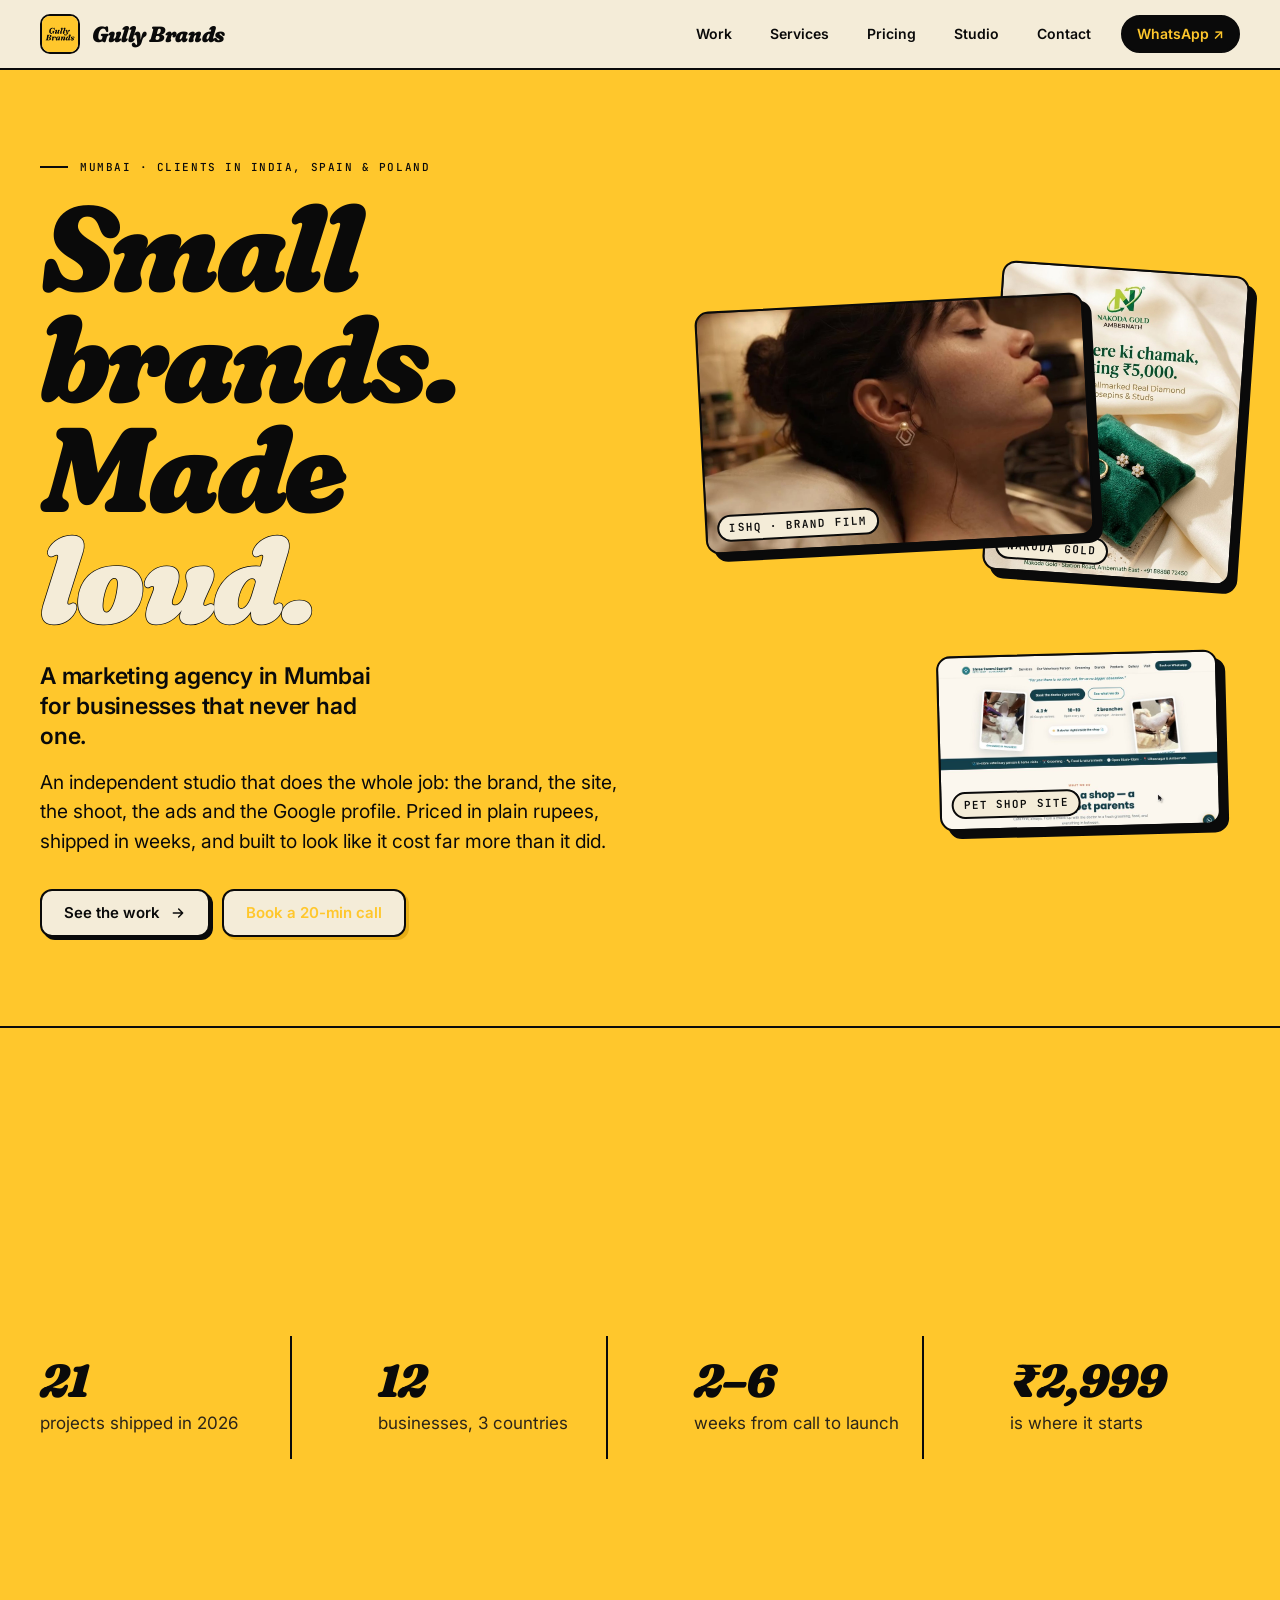
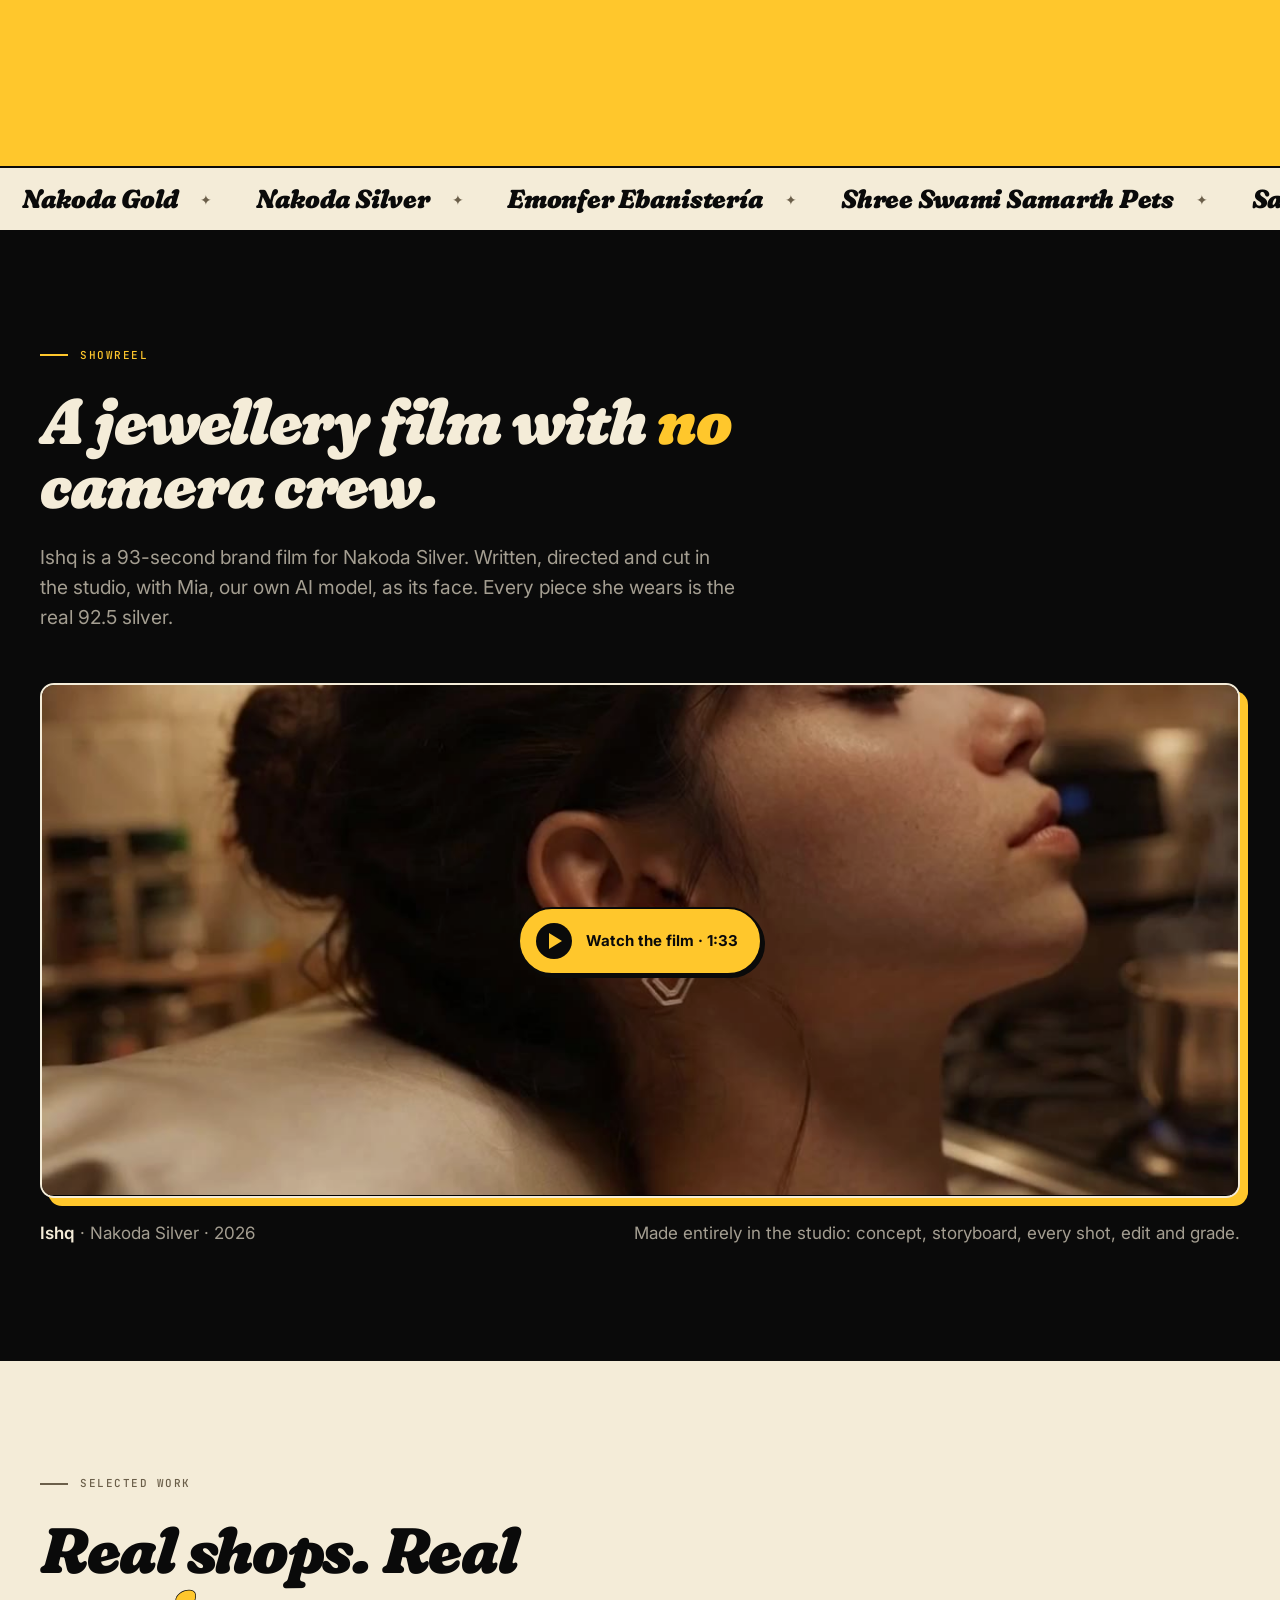
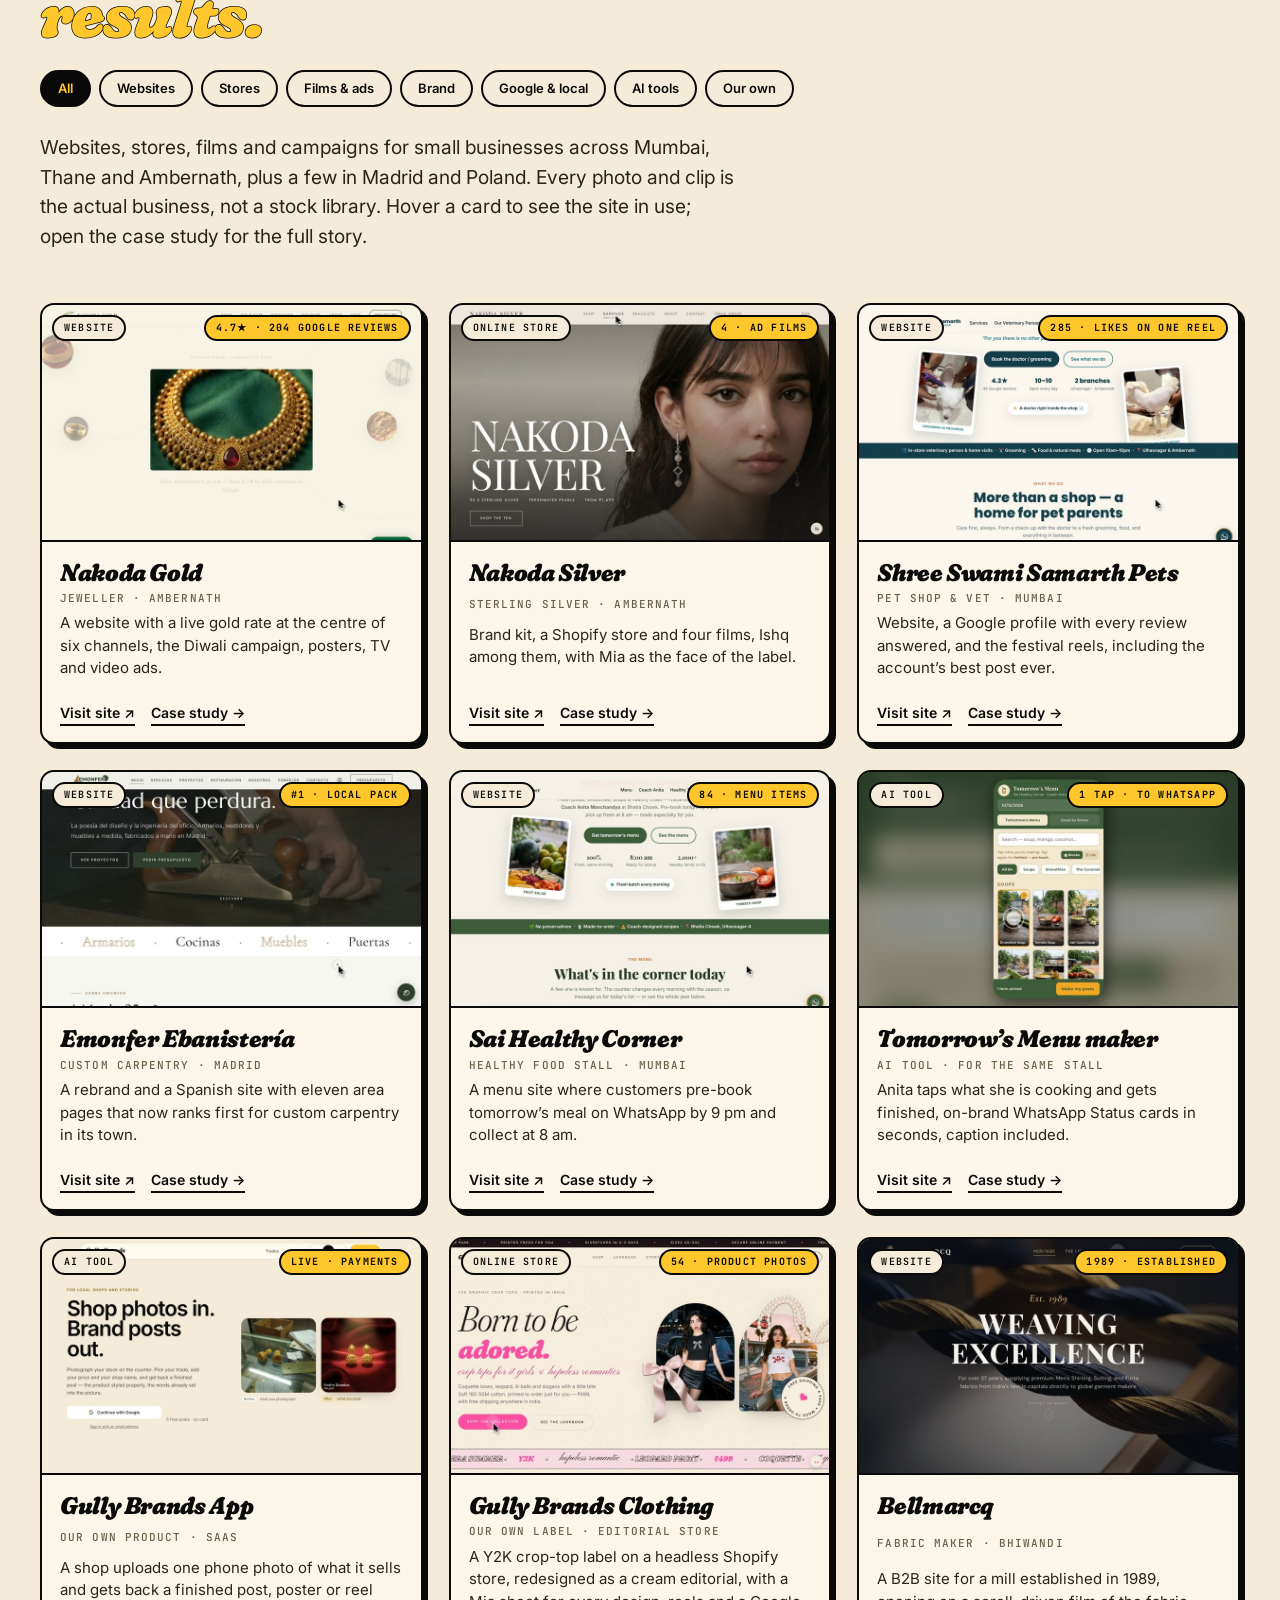
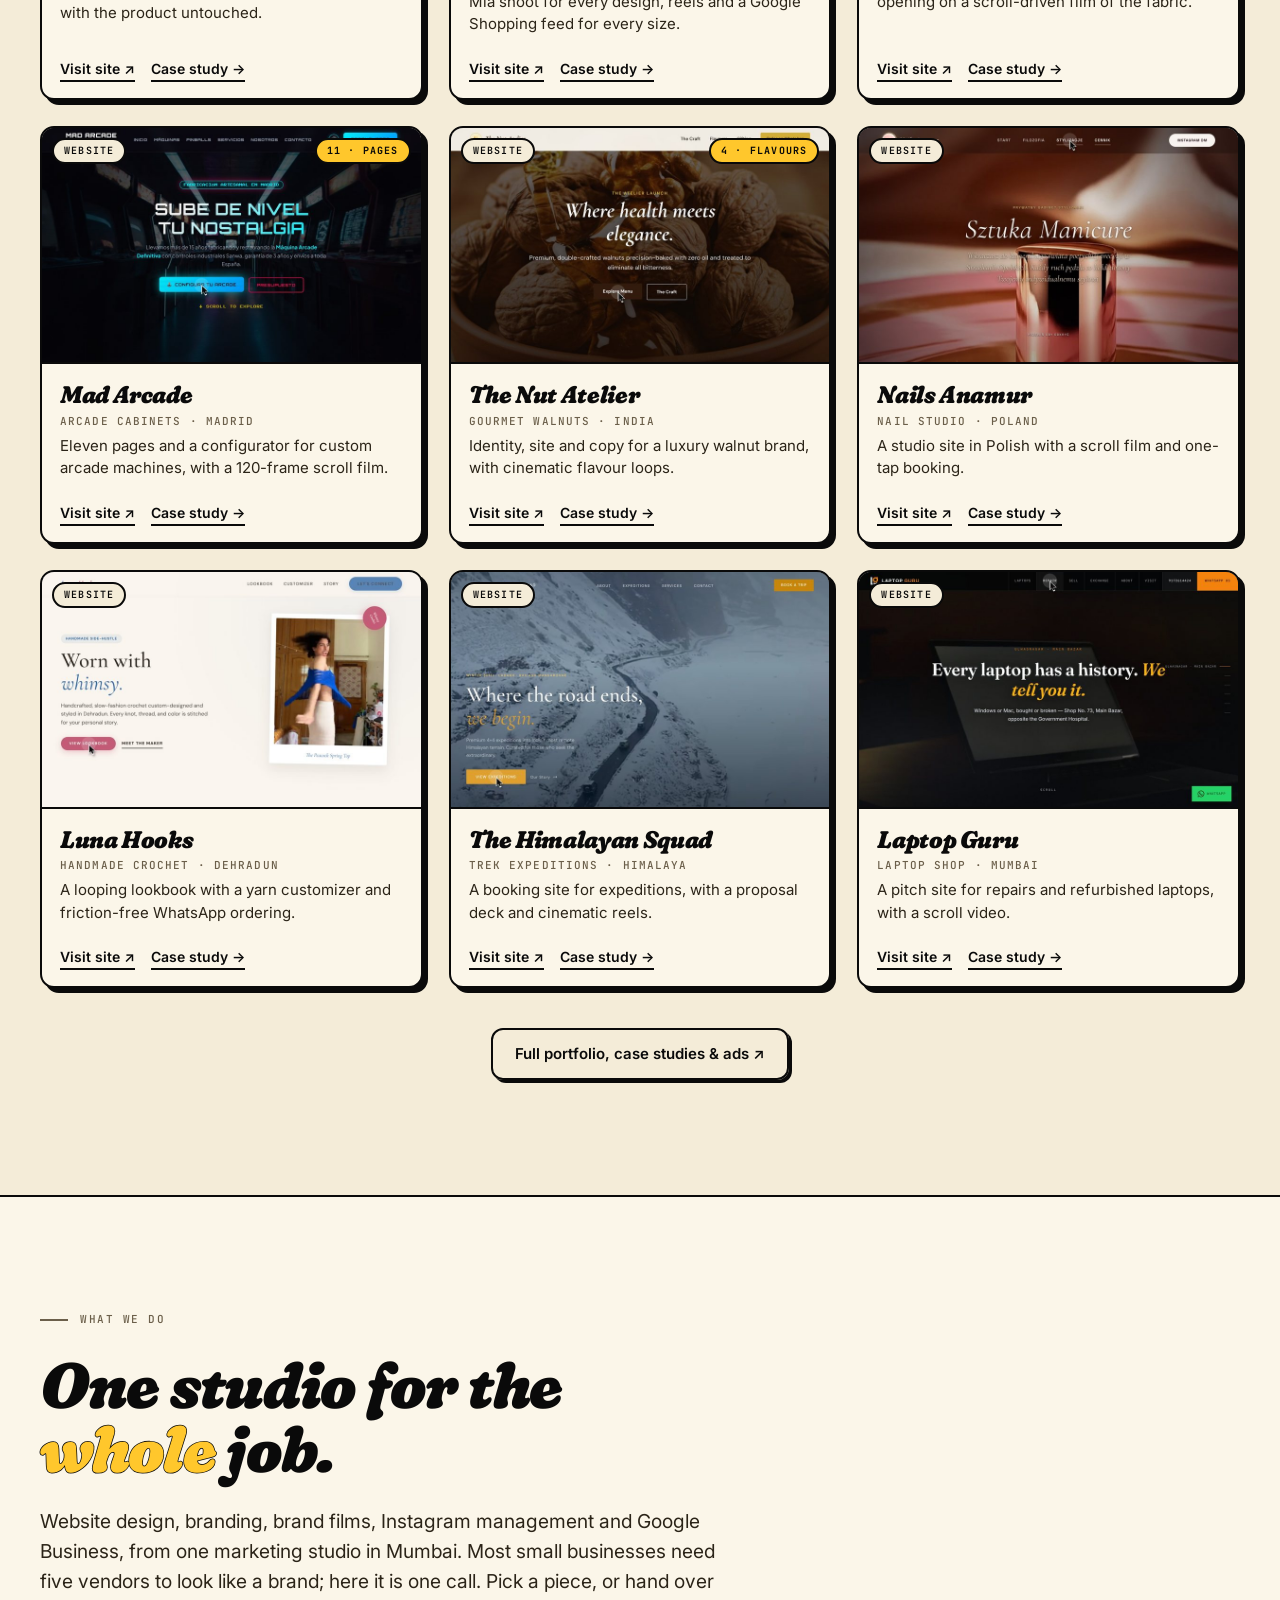
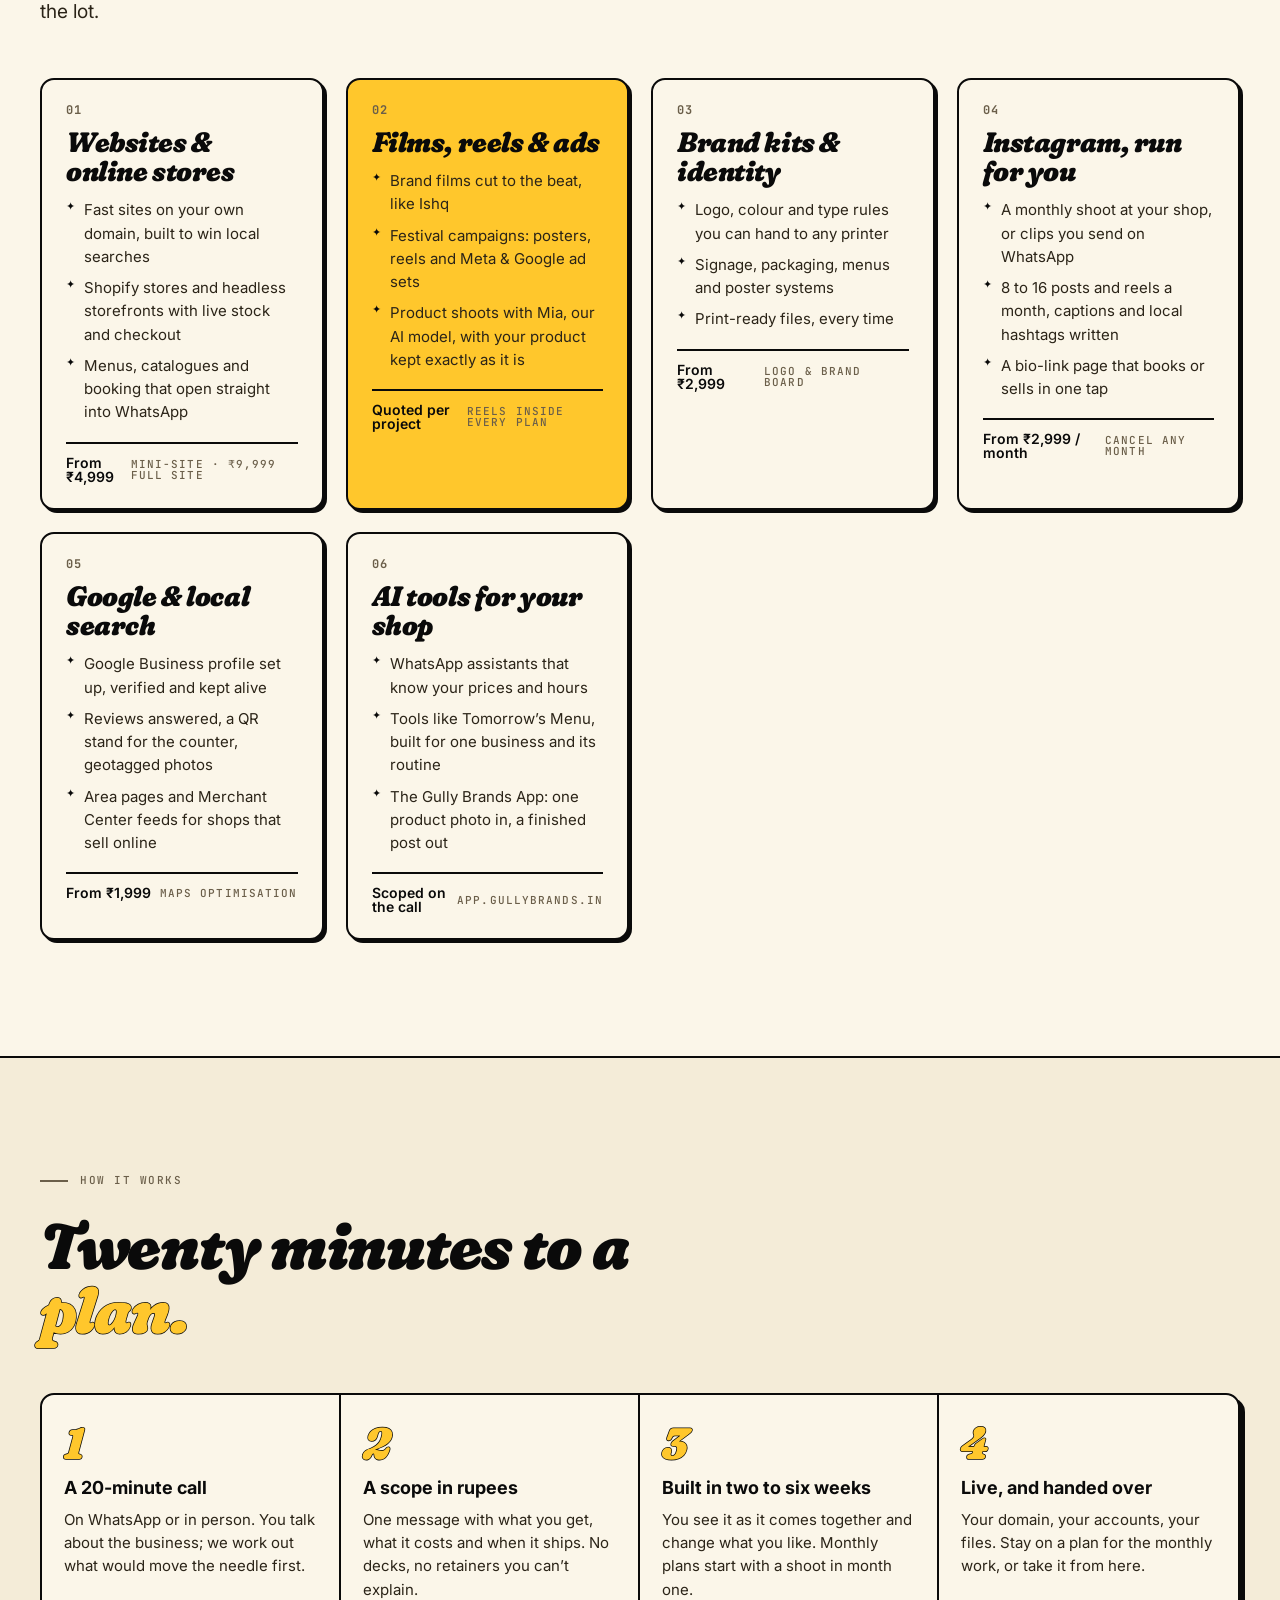
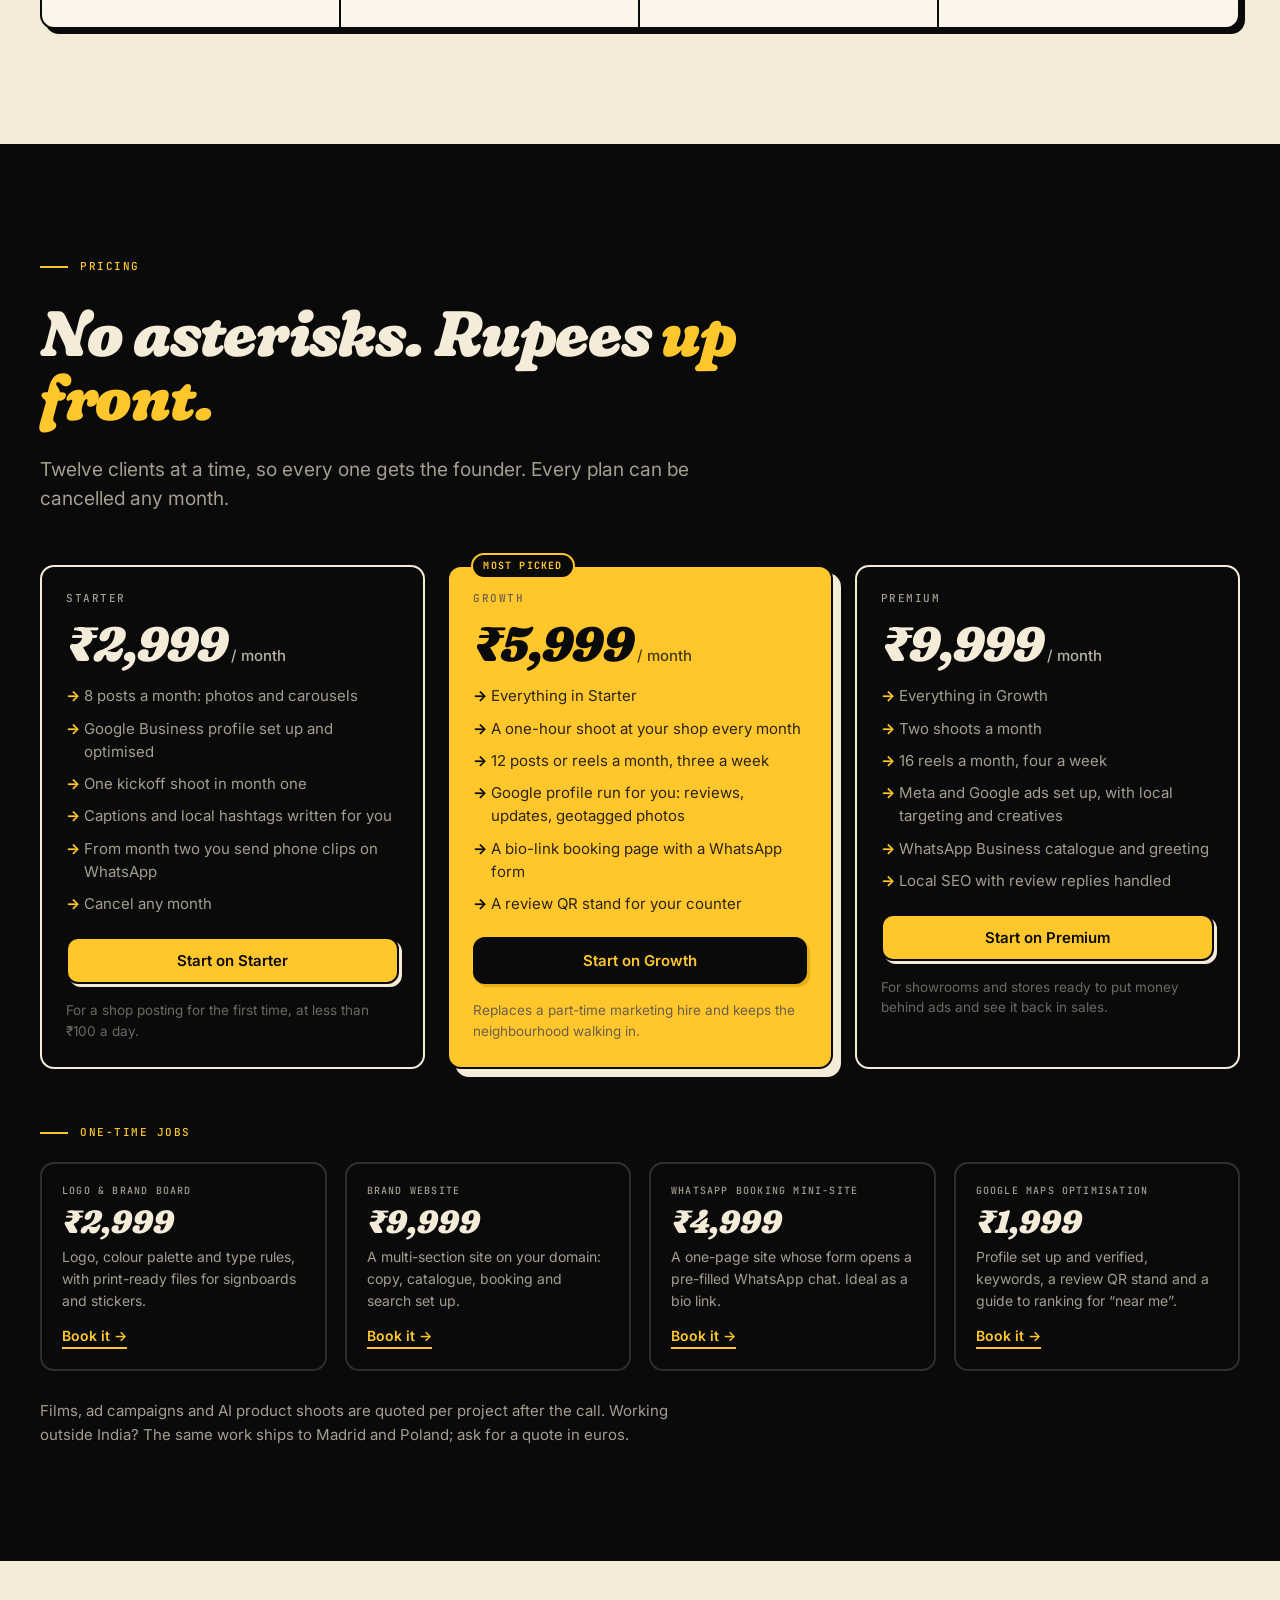
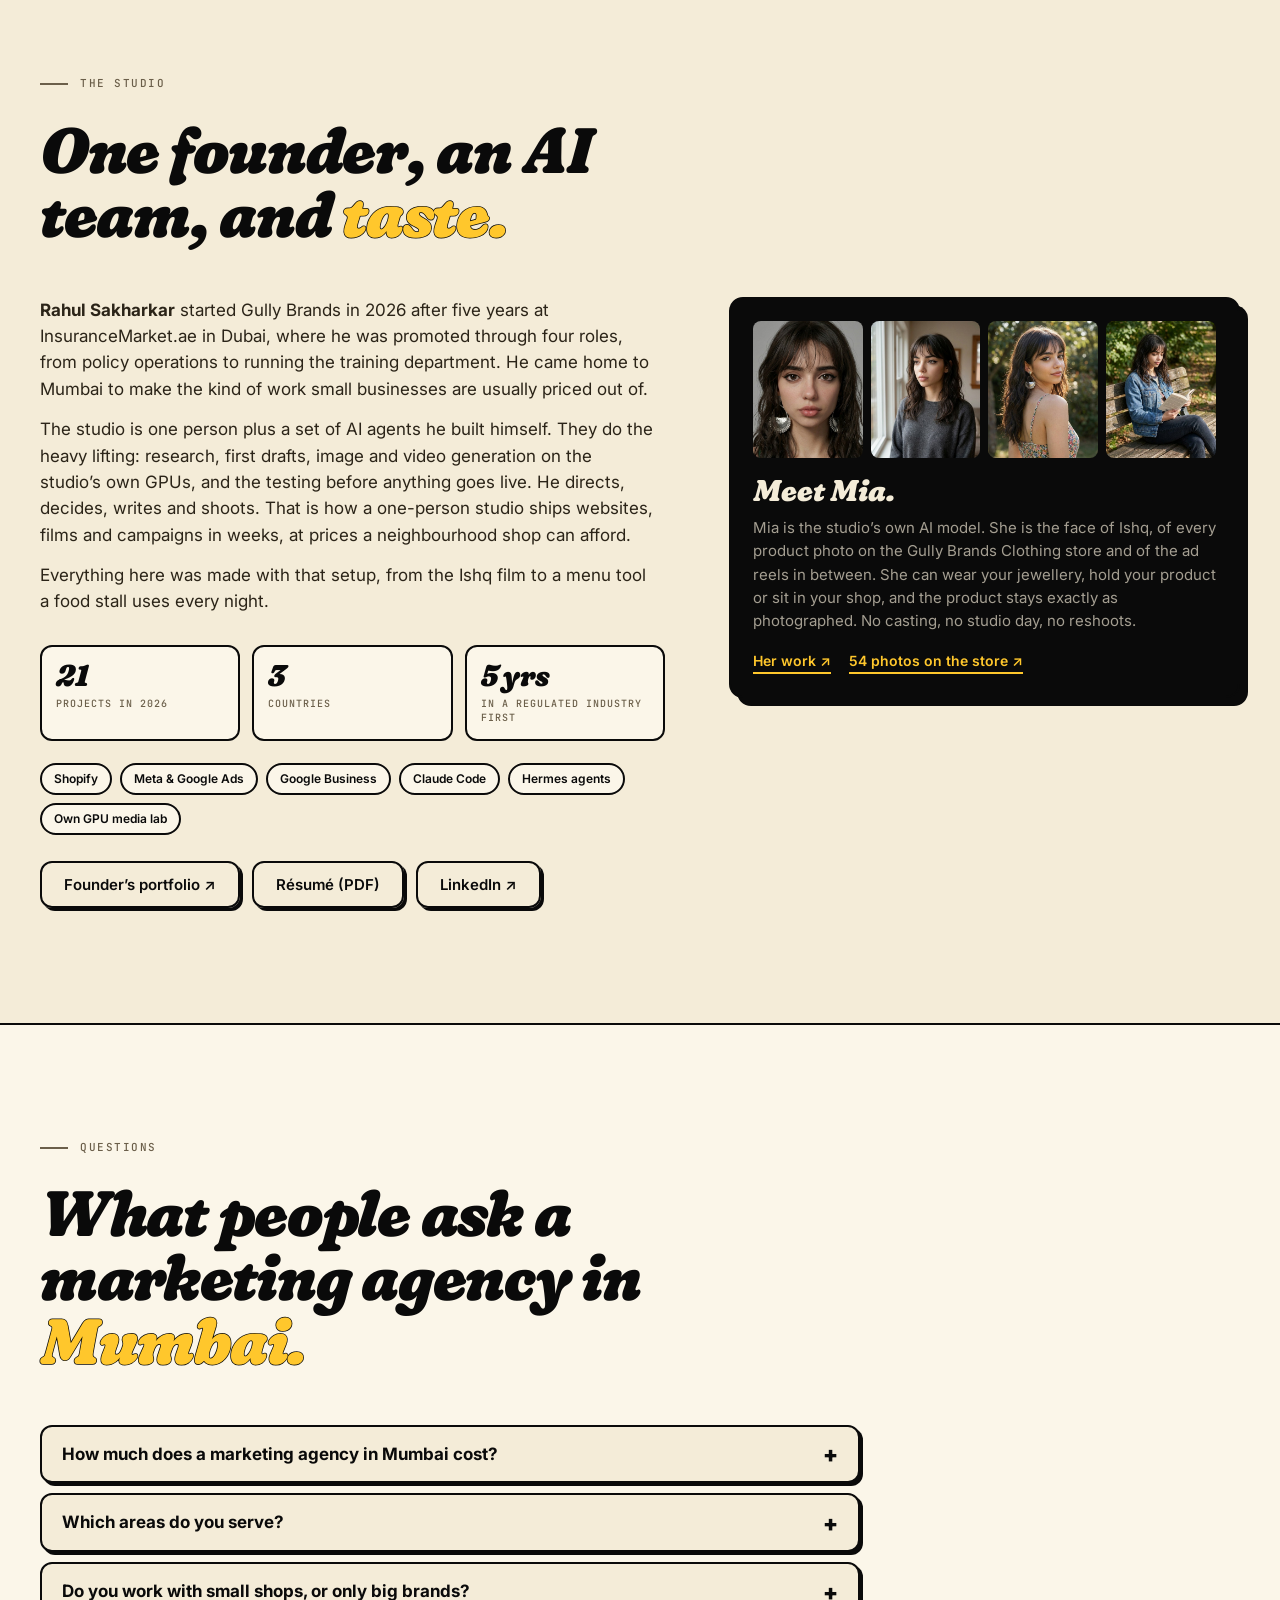
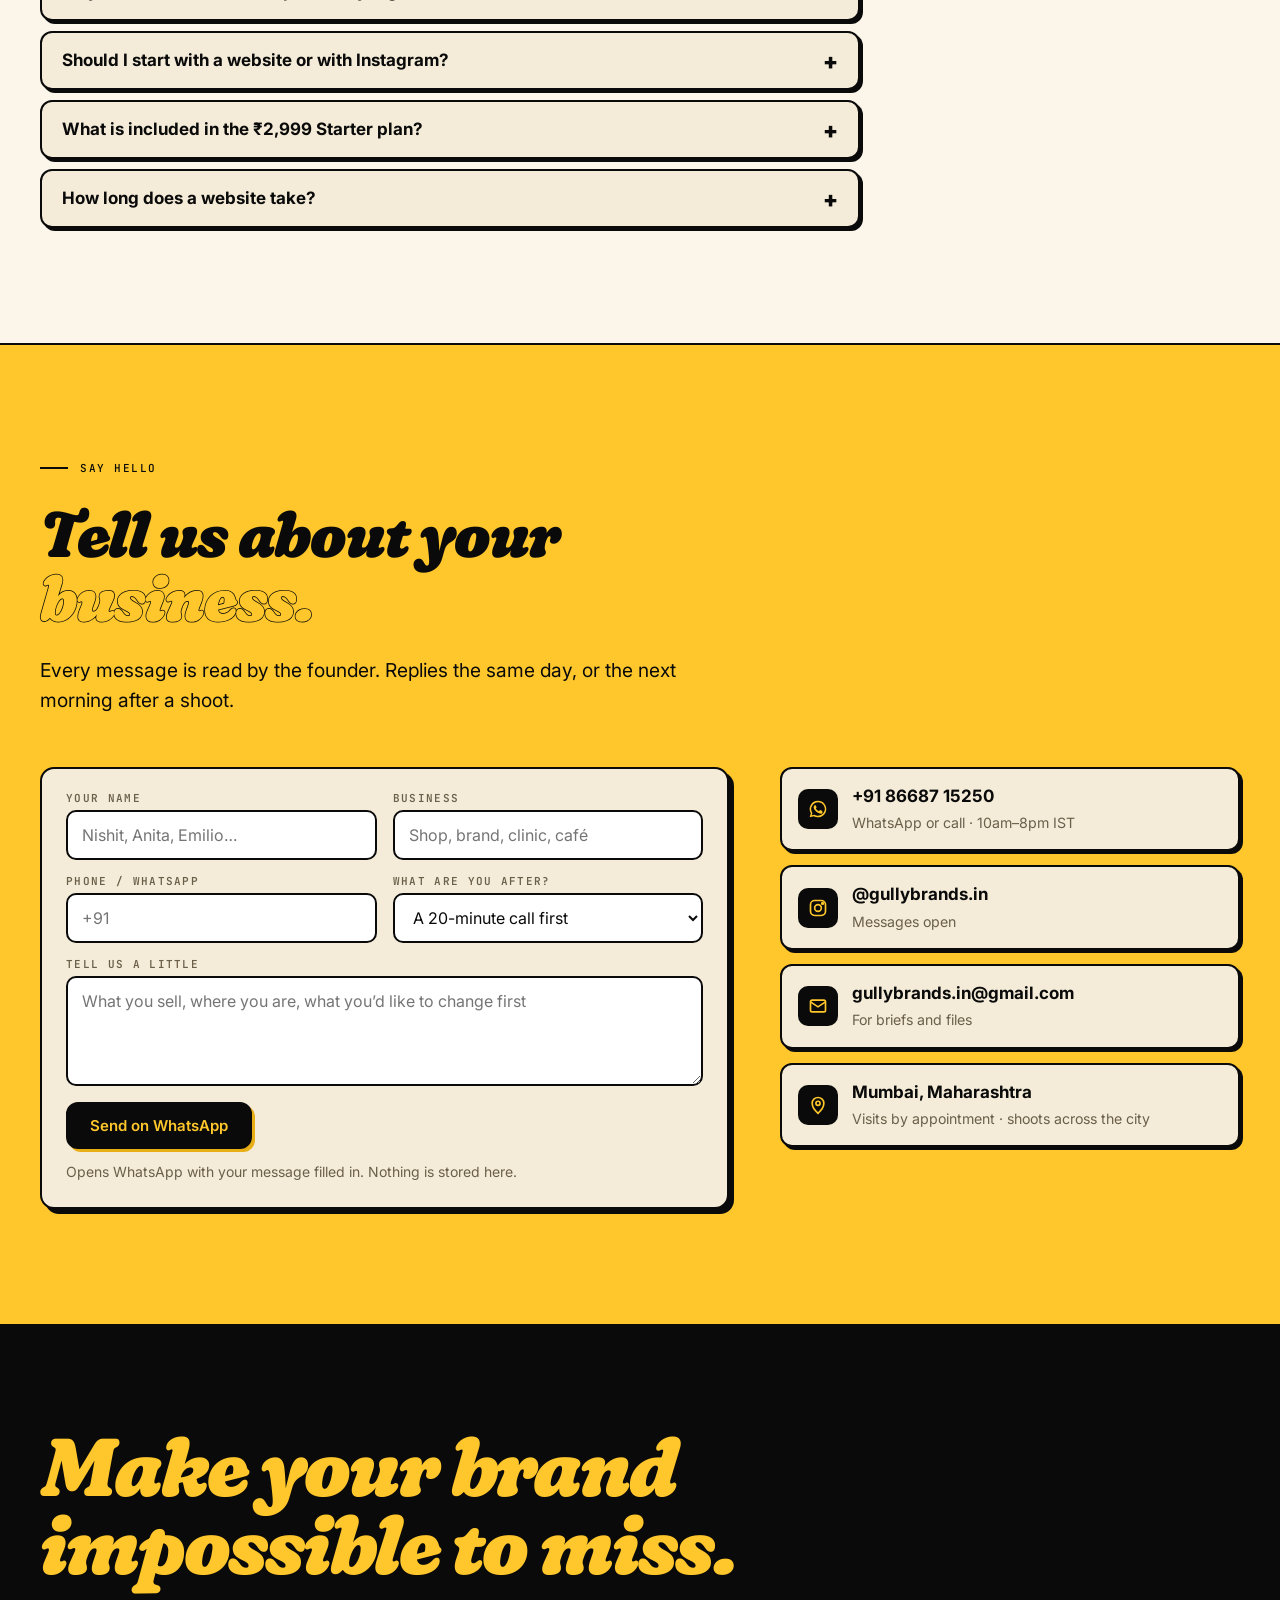
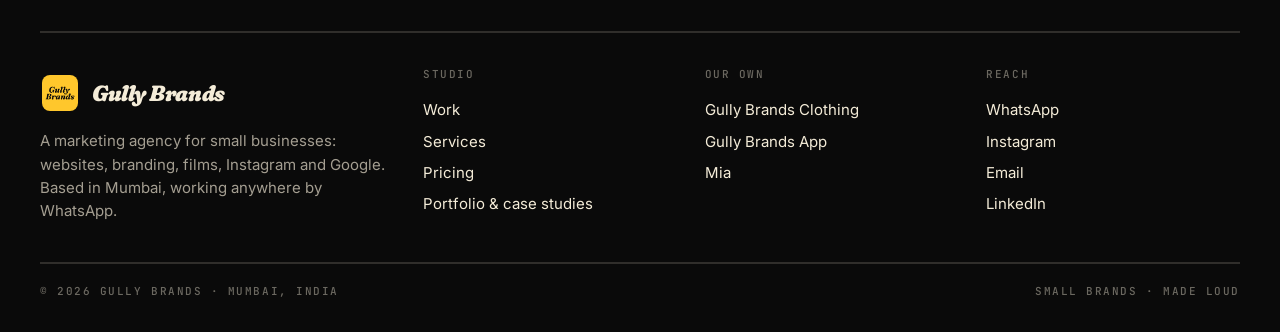
<file: book.html>
<!doctype html><html lang="en"><head><meta charset="utf-8"><title>Book a call — Gully Brands</title><meta name="robots" content="noindex"><meta http-equiv="refresh" content="0;url=/#contact"><link rel="canonical" href="https://gullybrands.in/#contact"><script>location.replace('/#contact')</script></head><body style="font-family:system-ui;padding:40px;background:#F4ECD8;color:#0A0A0A">Taking you to <a href="/#contact">gullybrands.in/#contact</a>…</body></html>
</file>
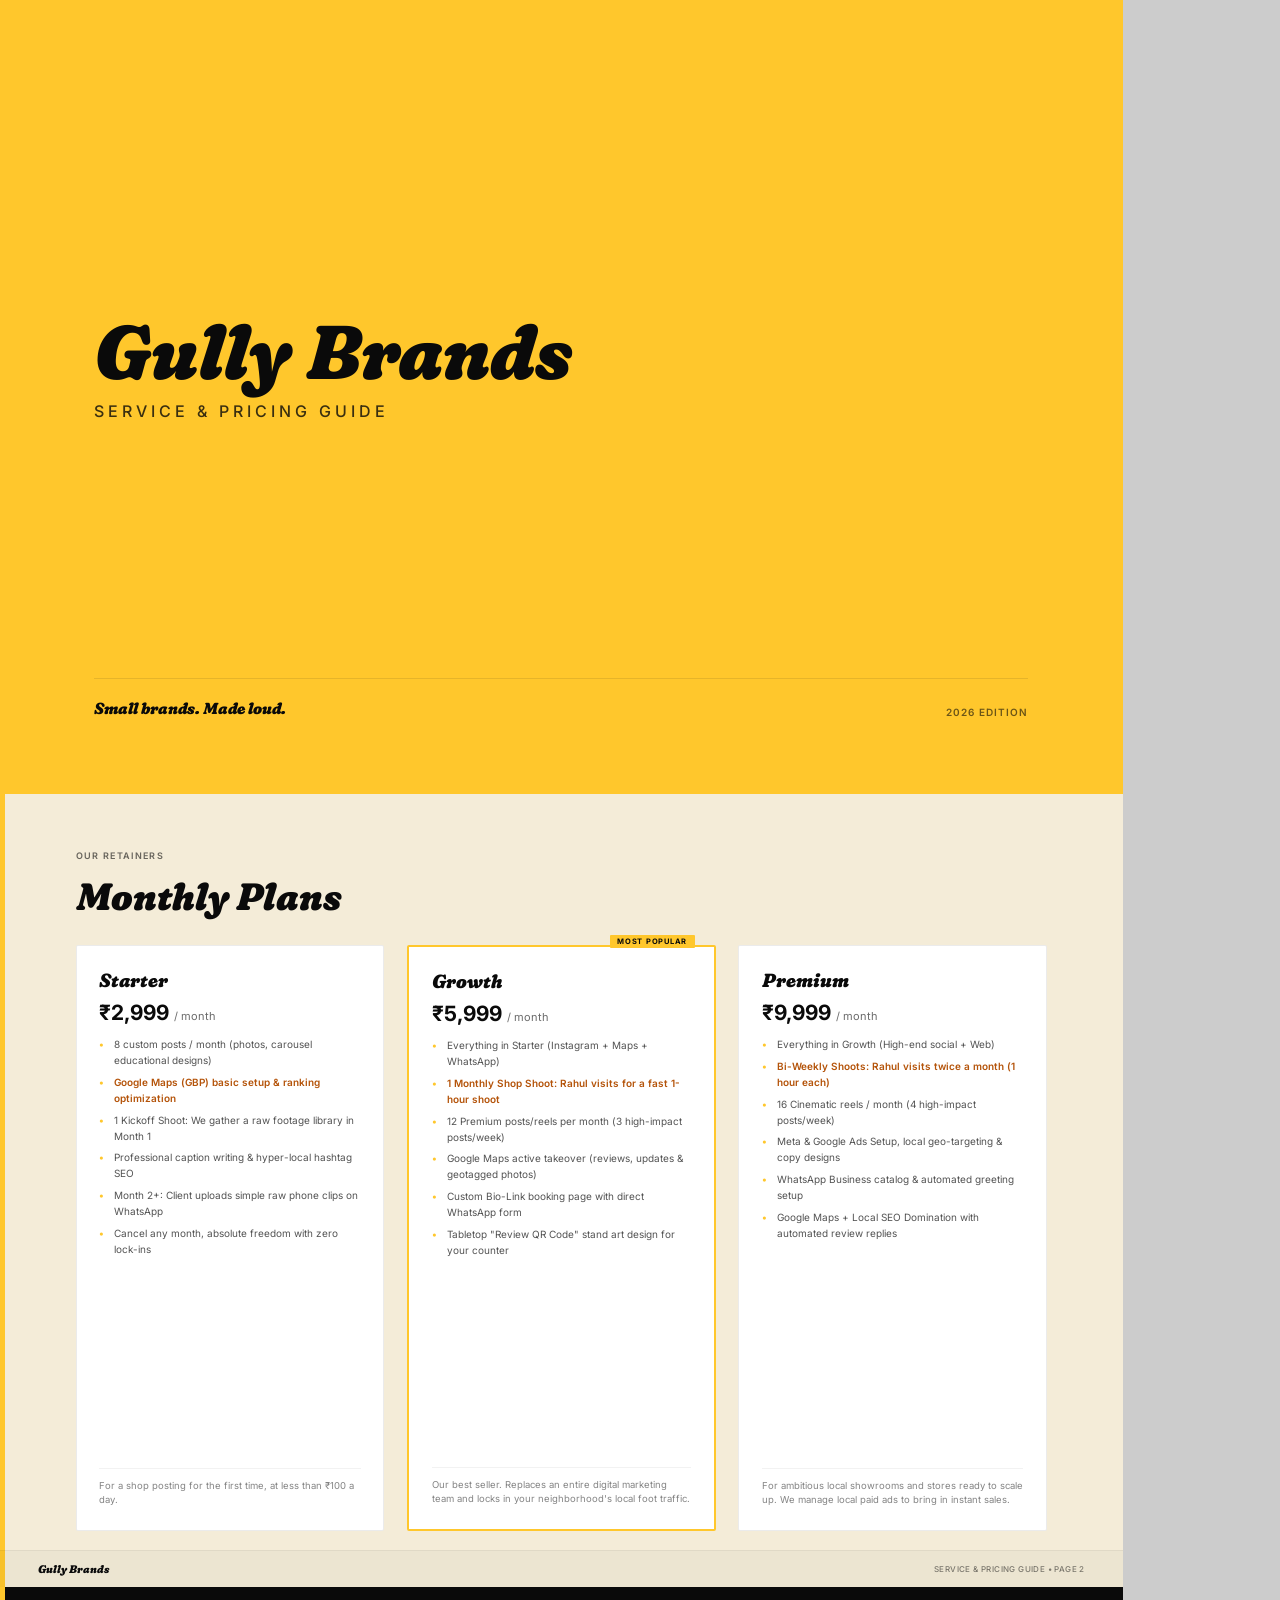
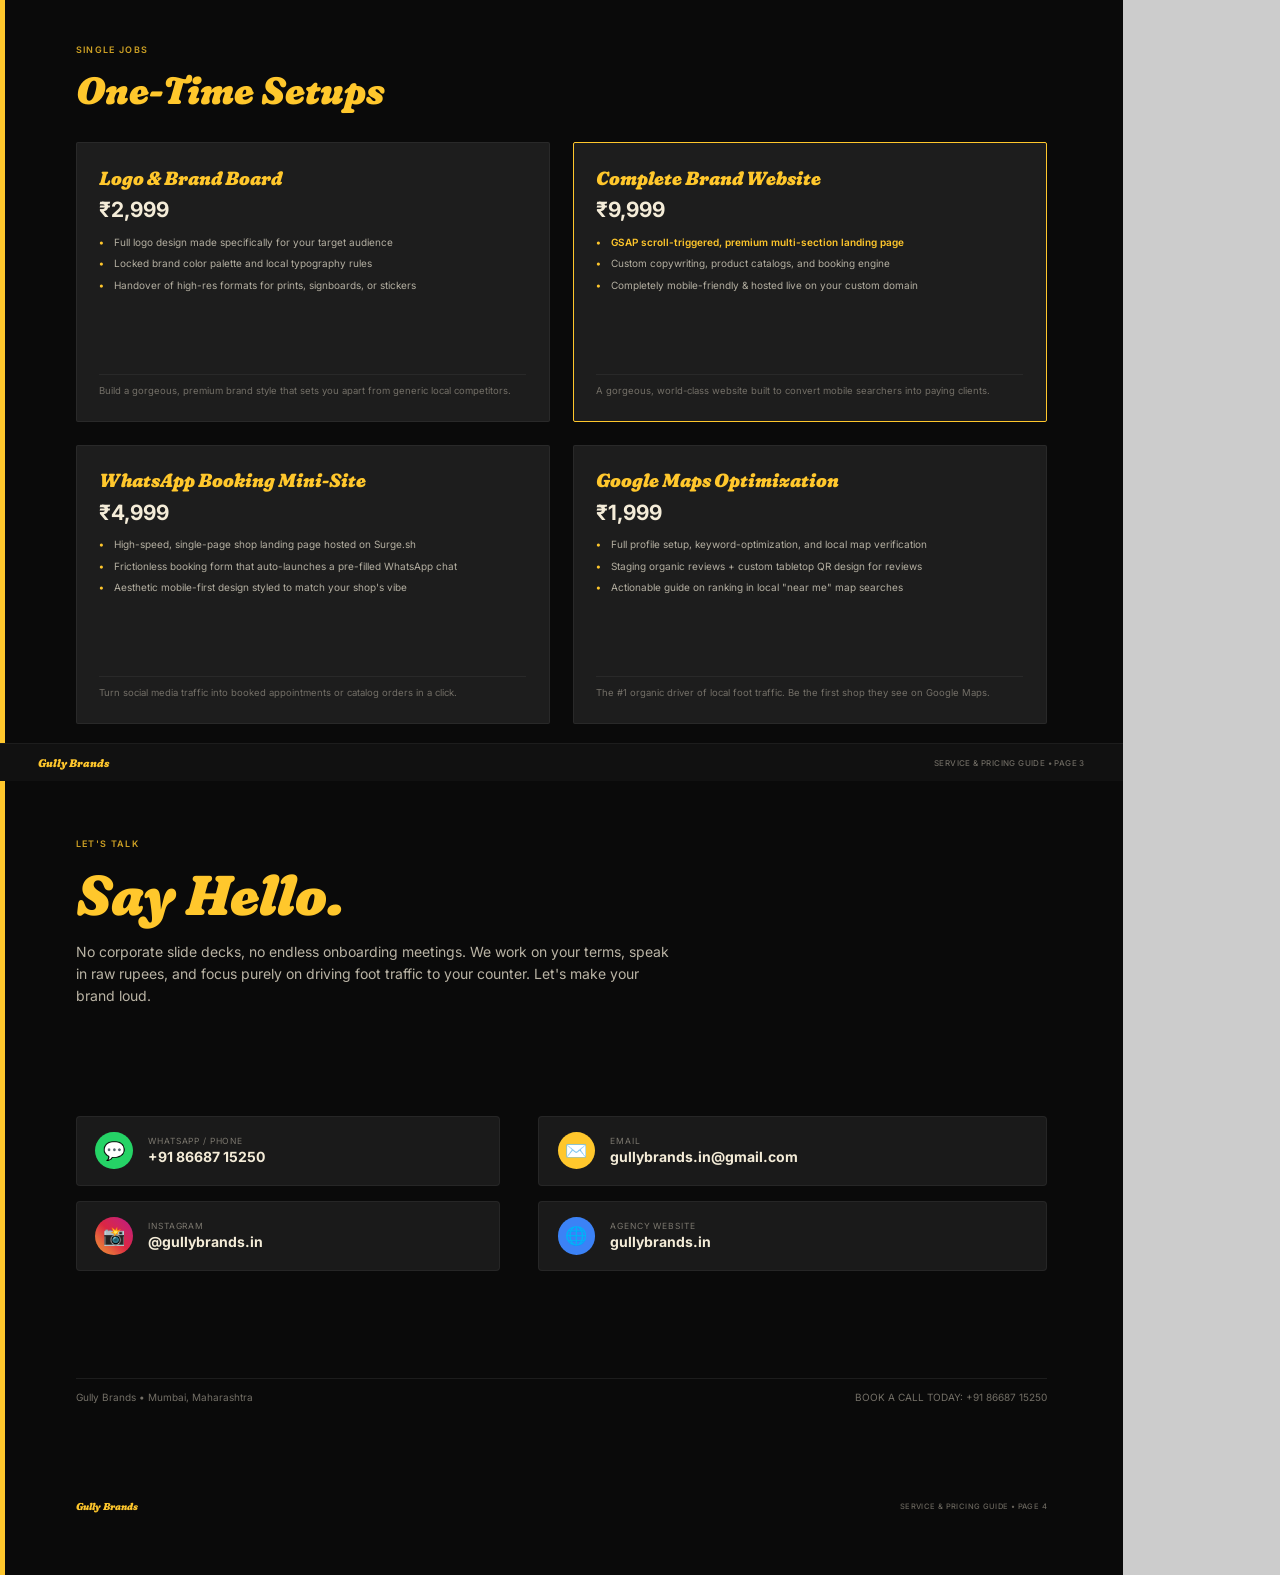
<file: pricing.html>
<!DOCTYPE html>
<html lang="en">
<head>
  <meta charset="UTF-8">
  <title>Gully Brands — Service & Pricing Guide</title>
  <link href="https://fonts.googleapis.com/css2?family=Inter:wght@400;500;600;700&display=swap" rel="stylesheet">
  <style>

    @font-face {
      font-family: 'Fraunces';
      src: url('[data-uri]') format('truetype');
      font-style: italic;
      font-weight: 900;
    }

    /* ── CSS Reset & Print Safeguards ── */
    * {
      margin: 0;
      padding: 0;
      box-sizing: border-box;
      -webkit-print-color-adjust: exact;
      print-color-adjust: exact;
    }
    
    body {
      background: #cccccc;
      font-family: 'Inter', -apple-system, BlinkMacSystemFont, "Segoe UI", Roboto, Helvetica, Arial, sans-serif;
      color: #0A0A0A;
    }
    
    /* ── Gully Brands Design Tokens ── */
    :root {
      --gb-yellow:  #FFC72C;
      --gb-black:   #0A0A0A;
      --gb-cream:   #F4ECD8;
    }
    
    /* ── Page Specifications ── */
    @page {
      size: A4 landscape;
      margin: 0;
    }
    
    .page {
      width: 297mm;
      height: 210mm;
      overflow: hidden;
      position: relative;
      background: var(--gb-cream);
      page-break-after: always;
    }
    
    /* ── Page Layouts ── */
    .cover-page {
      background: var(--gb-yellow);
      display: flex;
      flex-direction: column;
      justify-content: space-between;
      padding: 25mm 25mm 20mm 25mm;
    }
    
    .cp {
      padding: 15mm 20mm 15mm 20mm;
      display: flex;
      flex-direction: column;
      height: 100%;
    }
    
    .dark-page {
      background: var(--gb-black);
      color: var(--gb-cream);
    }
    
    /* ── Left Strip ── */
    .strip {
      position: absolute;
      left: 0;
      top: 0;
      bottom: 0;
      width: 5px;
    }
    .s-yellow { background: var(--gb-yellow); }
    .s-black  { background: var(--gb-black); }
    
    /* ── Typography ── */
    .ph {
      font-family: 'Fraunces', serif;
      font-style: italic;
      font-weight: 900;
      font-size: 38px;
      line-height: 1.1;
      color: var(--gb-black);
      margin-bottom: 2mm;
    }
    
    .ph-dark {
      color: var(--gb-yellow);
    }
    
    .sec-label {
      font-size: 9px;
      font-weight: 600;
      letter-spacing: 0.15em;
      text-transform: uppercase;
      color: var(--gb-black);
      margin-bottom: 4mm;
      opacity: 0.6;
    }
    
    .sec-label-dark {
      color: var(--gb-yellow);
      opacity: 0.8;
    }
    
    /* ── Bottom Bar ── */
    .bbar {
      position: absolute;
      bottom: 0;
      left: 0;
      right: 0;
      height: 10mm;
      background: rgba(10, 10, 10, 0.03);
      display: flex;
      align-items: center;
      justify-content: space-between;
      padding: 0 10mm;
      border-top: 1px solid rgba(10, 10, 10, 0.05);
    }
    
    .bbar-dark {
      background: #111111;
      border-top: 1px solid rgba(255, 255, 255, 0.05);
    }
    
    .bbar-l {
      font-family: 'Fraunces', serif;
      font-style: italic;
      font-weight: 900;
      font-size: 11px;
      color: var(--gb-black);
    }
    
    .bbar-l-dark {
      color: var(--gb-yellow);
    }
    
    .bbar-r {
      font-size: 8px;
      font-weight: 500;
      color: rgba(10, 10, 10, 0.5);
      letter-spacing: 0.05em;
    }
    
    .bbar-r-dark {
      color: rgba(244, 236, 216, 0.4);
    }
    
    /* ── Grid Systems ── */
    .grid-3 {
      display: grid;
      grid-template-columns: repeat(3, 1fr);
      gap: 6mm;
      margin-top: 5mm;
      flex-grow: 1;
    }
    
    .grid-2x2 {
      display: grid;
      grid-template-columns: repeat(2, 1fr);
      grid-template-rows: repeat(2, 1fr);
      gap: 6mm;
      margin-top: 6mm;
      flex-grow: 1;
    }
    
    /* ── Service Cards ── */
    .card {
      background: #ffffff;
      border: 1px solid rgba(10, 10, 10, 0.08);
      padding: 6mm 6mm;
      display: flex;
      flex-direction: column;
      justify-content: space-between;
      border-radius: 2px;
    }
    
    .card-popular {
      border: 2px solid var(--gb-yellow);
      background: #ffffff;
      position: relative;
    }
    
    .card-popular::before {
      content: "MOST POPULAR";
      position: absolute;
      top: -3mm;
      right: 5mm;
      background: var(--gb-yellow);
      color: var(--gb-black);
      font-size: 7.5px;
      font-weight: 700;
      padding: 0.5mm 2mm;
      letter-spacing: 0.1em;
      border-radius: 1px;
    }
    
    .card-dark {
      background: #1d1d1d; /* Solid color computed for print safeguard */
      border: 1px solid rgba(255, 255, 255, 0.05);
      padding: 6mm 6mm;
      display: flex;
      flex-direction: column;
      justify-content: space-between;
      border-radius: 2px;
    }
    
    .card-title {
      font-family: 'Fraunces', serif;
      font-style: italic;
      font-weight: 900;
      font-size: 19px;
      color: var(--gb-black);
      margin-bottom: 2mm;
    }
    
    .card-title-dark {
      color: var(--gb-yellow);
    }
    
    .card-price {
      font-family: 'Inter', -apple-system, BlinkMacSystemFont, "Segoe UI", Roboto, Helvetica, Arial, sans-serif;
      font-weight: 700;
      font-size: 21px;
      color: var(--gb-black);
      margin-bottom: 3mm;
    }
    
    .card-price span {
      font-size: 11px;
      font-weight: 400;
      opacity: 0.6;
    }
    
    .card-bullets {
      list-style: none;
      font-size: 10px;
      line-height: 1.6;
      color: rgba(10, 10, 10, 0.7);
      margin-bottom: 2mm;
    }
    
    .card-bullets-dark {
      color: rgba(244, 236, 216, 0.7);
    }
    
    .card-bullets li {
      margin-bottom: 1.5mm;
      position: relative;
      padding-left: 4mm;
    }
    
    .card-bullets li::before {
      content: "•";
      position: absolute;
      left: 0;
      color: var(--gb-yellow);
      font-weight: bold;
    }
    
    .highlight-bullet {
      font-weight: 600;
      color: #b45309; /* warm orange highlight */
    }
    
    .highlight-bullet-dark {
      font-weight: 600;
      color: var(--gb-yellow);
    }
    
    .card-desc {
      font-size: 9.5px;
      line-height: 1.5;
      color: rgba(10, 10, 10, 0.5);
      border-top: 1px solid rgba(10, 10, 10, 0.05);
      padding-top: 2.5mm;
      margin-top: auto;
    }
    
    .card-desc-dark {
      color: rgba(244, 236, 216, 0.4);
      border-top: 1px solid rgba(255, 255, 255, 0.05);
    }
    
    /* ── Hide Box Shadows on Print ── */
    @media print {
      .card { box-shadow: none !important; }
      .card-popular { box-shadow: none !important; }
    }
  </style>
</head>
<body>
  <!-- ── PAGE 1: COVER ── -->
  <div class="page cover-page">
    <div style="flex-grow: 1; display: flex; flex-direction: column; justify-content: center;">
      <h1 style="font-family: 'Fraunces', serif; font-style: italic; font-weight: 900; font-size: 76px; line-height: 1.0; letter-spacing: 0; color: var(--gb-black); margin-bottom: 3mm;">Gully Brands</h1>
      <p style="font-size: 16px; font-weight: 500; letter-spacing: 0.25em; text-transform: uppercase; color: var(--gb-black); opacity: 0.8; margin-bottom: 10mm;">Service & Pricing Guide</p>
    </div>
    <div style="display: flex; justify-content: space-between; align-items: flex-end; border-top: 1px solid rgba(10, 10, 10, 0.1); padding-top: 5mm;">
      <p style="font-family: 'Fraunces', serif; font-style: italic; font-weight: 900; font-size: 16px; color: var(--gb-black);">Small brands. Made loud.</p>
      <p style="font-size: 10px; font-weight: 600; text-transform: uppercase; letter-spacing: 0.1em; color: var(--gb-black); opacity: 0.6;">2026 Edition</p>
    </div>
  </div>

  <!-- ── PAGE 2: MONTHLY PLANS ── -->
  <div class="page">
    <div class="strip s-yellow"></div>
    <div class="cp">
      <div class="sec-label">Our Retainers</div>
      <h2 class="ph">Monthly Plans</h2>
      
      <div class="grid-3">
        <!-- Starter Plan -->
        <div class="card">
          <div>
            <h3 class="card-title">Starter</h3>
            <div class="card-price">₹2,999 <span>/ month</span></div>
            <ul class="card-bullets">
              <li>8 custom posts / month (photos, carousel educational designs)</li>
              <li class="highlight-bullet">Google Maps (GBP) basic setup & ranking optimization</li>
              <li>1 Kickoff Shoot: We gather a raw footage library in Month 1</li>
              <li>Professional caption writing & hyper-local hashtag SEO</li>
              <li>Month 2+: Client uploads simple raw phone clips on WhatsApp</li>
              <li>Cancel any month, absolute freedom with zero lock-ins</li>
            </ul>
          </div>
          <div class="card-desc">For a shop posting for the first time, at less than ₹100 a day.</div>
        </div>
        
        <!-- Growth Plan (Highlighted) -->
        <div class="card card-popular">
          <div>
            <h3 class="card-title">Growth</h3>
            <div class="card-price">₹5,999 <span>/ month</span></div>
            <ul class="card-bullets">
              <li>Everything in Starter (Instagram + Maps + WhatsApp)</li>
              <li class="highlight-bullet">1 Monthly Shop Shoot: Rahul visits for a fast 1-hour shoot</li>
              <li>12 Premium posts/reels per month (3 high-impact posts/week)</li>
              <li>Google Maps active takeover (reviews, updates & geotagged photos)</li>
              <li>Custom Bio-Link booking page with direct WhatsApp form</li>
              <li>Tabletop "Review QR Code" stand art design for your counter</li>
            </ul>
          </div>
          <div class="card-desc">Our best seller. Replaces an entire digital marketing team and locks in your neighborhood's local foot traffic.</div>
        </div>
        
        <!-- Premium Plan -->
        <div class="card">
          <div>
            <h3 class="card-title">Premium</h3>
            <div class="card-price">₹9,999 <span>/ month</span></div>
            <ul class="card-bullets">
              <li>Everything in Growth (High-end social + Web)</li>
              <li class="highlight-bullet">Bi-Weekly Shoots: Rahul visits twice a month (1 hour each)</li>
              <li>16 Cinematic reels / month (4 high-impact posts/week)</li>
              <li>Meta & Google Ads Setup, local geo-targeting & copy designs</li>
              <li>WhatsApp Business catalog & automated greeting setup</li>
              <li>Google Maps + Local SEO Domination with automated review replies</li>
            </ul>
          </div>
          <div class="card-desc">For ambitious local showrooms and stores ready to scale up. We manage local paid ads to bring in instant sales.</div>
        </div>
      </div>
      
      <div class="bbar">
        <div class="bbar-l">Gully Brands</div>
        <div class="bbar-r">SERVICE & PRICING GUIDE • PAGE 2</div>
      </div>
    </div>
  </div>

  <!-- ── PAGE 3: ONE-TIME SETUPS ── -->
  <div class="page dark-page">
    <div class="strip s-yellow"></div>
    <div class="cp">
      <div class="sec-label sec-label-dark">Single Jobs</div>
      <h2 class="ph ph-dark">One-Time Setups</h2>
      
      <div class="grid-2x2">
        <!-- Logo Setup -->
        <div class="card-dark">
          <div>
            <h3 class="card-title card-title-dark">Logo & Brand Board</h3>
            <div class="card-price" style="color: var(--gb-cream)">₹2,999</div>
            <ul class="card-bullets card-bullets-dark">
              <li>Full logo design made specifically for your target audience</li>
              <li>Locked brand color palette and local typography rules</li>
              <li>Handover of high-res formats for prints, signboards, or stickers</li>
            </ul>
          </div>
          <div class="card-desc card-desc-dark">Build a gorgeous, premium brand style that sets you apart from generic local competitors.</div>
        </div>
        
        <!-- Complete Website -->
        <div class="card-dark" style="border: 1px solid var(--gb-yellow);">
          <div>
            <h3 class="card-title card-title-dark">Complete Brand Website</h3>
            <div class="card-price" style="color: var(--gb-cream)">₹9,999</div>
            <ul class="card-bullets card-bullets-dark">
              <li class="highlight-bullet-dark">GSAP scroll-triggered, premium multi-section landing page</li>
              <li>Custom copywriting, product catalogs, and booking engine</li>
              <li>Completely mobile-friendly & hosted live on your custom domain</li>
            </ul>
          </div>
          <div class="card-desc card-desc-dark">A gorgeous, world-class website built to convert mobile searchers into paying clients.</div>
        </div>
        
        <!-- WhatsApp Mini-Site -->
        <div class="card-dark">
          <div>
            <h3 class="card-title card-title-dark">WhatsApp Booking Mini-Site</h3>
            <div class="card-price" style="color: var(--gb-cream)">₹4,999</div>
            <ul class="card-bullets card-bullets-dark">
              <li>High-speed, single-page shop landing page hosted on Surge.sh</li>
              <li>Frictionless booking form that auto-launches a pre-filled WhatsApp chat</li>
              <li>Aesthetic mobile-first design styled to match your shop's vibe</li>
            </ul>
          </div>
          <div class="card-desc card-desc-dark">Turn social media traffic into booked appointments or catalog orders in a click.</div>
        </div>
        
        <!-- Google Maps Setup -->
        <div class="card-dark">
          <div>
            <h3 class="card-title card-title-dark">Google Maps Optimization</h3>
            <div class="card-price" style="color: var(--gb-cream)">₹1,999</div>
            <ul class="card-bullets card-bullets-dark">
              <li>Full profile setup, keyword-optimization, and local map verification</li>
              <li>Staging organic reviews + custom tabletop QR design for reviews</li>
              <li>Actionable guide on ranking in local "near me" map searches</li>
            </ul>
          </div>
          <div class="card-desc card-desc-dark">The #1 organic driver of local foot traffic. Be the first shop they see on Google Maps.</div>
        </div>
      </div>
      
      <div class="bbar bbar-dark">
        <div class="bbar-l bbar-l-dark">Gully Brands</div>
        <div class="bbar-r bbar-r-dark">SERVICE & PRICING GUIDE • PAGE 3</div>
      </div>
    </div>
  </div>

  <!-- ── PAGE 4: SAY HELLO ── -->
  <div class="page dark-page">
    <div class="strip s-yellow"></div>
    <div class="cp" style="justify-content: space-between;">
      <div>
        <div class="sec-label sec-label-dark">Let's Talk</div>
        <h2 class="ph ph-dark" style="font-size: 56px; margin-bottom: 4mm;">Say Hello.</h2>
        <p style="font-size: 14px; line-height: 1.6; max-width: 600px; color: rgba(244, 236, 216, 0.75);">
          No corporate slide decks, no endless onboarding meetings. We work on your terms, speak in raw rupees, and focus purely on driving foot traffic to your counter. Let's make your brand loud.
        </p>
      </div>
      
      <div style="display: grid; grid-template-columns: 1fr 1.2fr; gap: 10mm; margin: 4mm 0;">
        <!-- Left details column -->
        <div style="display: flex; flex-direction: column; gap: 4mm;">
          <a href="https://wa.me/918668715250?text=Hi%20Rahul!%20Saw%20the%20Gully%20Brands%20pricing%20guide%20and%20want%20to%20get%20started." target="_blank" style="text-decoration: none; color: inherit; display: flex; align-items: center; gap: 4mm; background: #1a1a1a; padding: 4mm 5mm; border-radius: 4px; border: 1px solid rgba(255,255,255,0.05); transition: border-color 0.2s;">
            <div style="background: #25D366; width: 10mm; height: 10mm; border-radius: 100px; display: flex; align-items: center; justify-content: center; font-size: 18px; color: white;">💬</div>
            <div>
              <div style="font-size: 8.5px; text-transform: uppercase; letter-spacing: 0.1em; color: rgba(244,236,216,0.45); margin-bottom: 0.5mm;">WHATSAPP / PHONE</div>
              <div style="font-size: 14px; font-weight: 700; color: var(--gb-cream);">+91 86687 15250</div>
            </div>
          </a>

          <a href="https://instagram.com/gullybrands.in" target="_blank" style="text-decoration: none; color: inherit; display: flex; align-items: center; gap: 4mm; background: #1a1a1a; padding: 4mm 5mm; border-radius: 4px; border: 1px solid rgba(255,255,255,0.05); transition: border-color 0.2s;">
            <div style="background: linear-gradient(45deg, #f09433 0%, #e6683c 25%, #dc2743 50%, #cc2366 75%, #bc1888 100%); width: 10mm; height: 10mm; border-radius: 100px; display: flex; align-items: center; justify-content: center; font-size: 18px; color: white;">📸</div>
            <div>
              <div style="font-size: 8.5px; text-transform: uppercase; letter-spacing: 0.1em; color: rgba(244,236,216,0.45); margin-bottom: 0.5mm;">INSTAGRAM</div>
              <div style="font-size: 14px; font-weight: 700; color: var(--gb-cream);">@gullybrands.in</div>
            </div>
          </a>
        </div>

        <!-- Right details column -->
        <div style="display: flex; flex-direction: column; gap: 4mm;">
          <a href="mailto:gullybrands.in@gmail.com" target="_blank" style="text-decoration: none; color: inherit; display: flex; align-items: center; gap: 4mm; background: #1a1a1a; padding: 4mm 5mm; border-radius: 4px; border: 1px solid rgba(255,255,255,0.05); transition: border-color 0.2s;">
            <div style="background: var(--gb-yellow); width: 10mm; height: 10mm; border-radius: 100px; display: flex; align-items: center; justify-content: center; font-size: 18px; color: var(--gb-black);">✉️</div>
            <div>
              <div style="font-size: 8.5px; text-transform: uppercase; letter-spacing: 0.1em; color: rgba(244,236,216,0.45); margin-bottom: 0.5mm;">EMAIL</div>
              <div style="font-size: 14px; font-weight: 700; color: var(--gb-cream);">gullybrands.in@gmail.com</div>
            </div>
          </a>

          <a href="https://gullybrands.in" target="_blank" style="text-decoration: none; color: inherit; display: flex; align-items: center; gap: 4mm; background: #1a1a1a; padding: 4mm 5mm; border-radius: 4px; border: 1px solid rgba(255,255,255,0.05); transition: border-color 0.2s;">
            <div style="background: #3b82f6; width: 10mm; height: 10mm; border-radius: 100px; display: flex; align-items: center; justify-content: center; font-size: 18px; color: white;">🌐</div>
            <div>
              <div style="font-size: 8.5px; text-transform: uppercase; letter-spacing: 0.1em; color: rgba(244,236,216,0.45); margin-bottom: 0.5mm;">AGENCY WEBSITE</div>
              <div style="font-size: 14px; font-weight: 700; color: var(--gb-cream);">gullybrands.in</div>
            </div>
          </a>
        </div>
      </div>

      <div style="display: flex; justify-content: space-between; align-items: center; border-top: 1px solid rgba(255, 255, 255, 0.08); padding-top: 3mm; font-size: 10px; color: rgba(244, 236, 216, 0.45);">
        <p>Gully Brands &bull; Mumbai, Maharashtra</p>
        <p>BOOK A CALL TODAY: +91 86687 15250</p>
      </div>

      <div class="bbar bbar-dark" style="position: relative; border-top: none; background: none; padding: 0; height: 6mm;">
        <div class="bbar-l bbar-l-dark" style="font-size: 10px;">Gully Brands</div>
        <div class="bbar-r bbar-r-dark" style="font-size: 7.5px;">SERVICE & PRICING GUIDE • PAGE 4</div>
      </div>
    </div>
  </div>

</body>
</html>
</file>
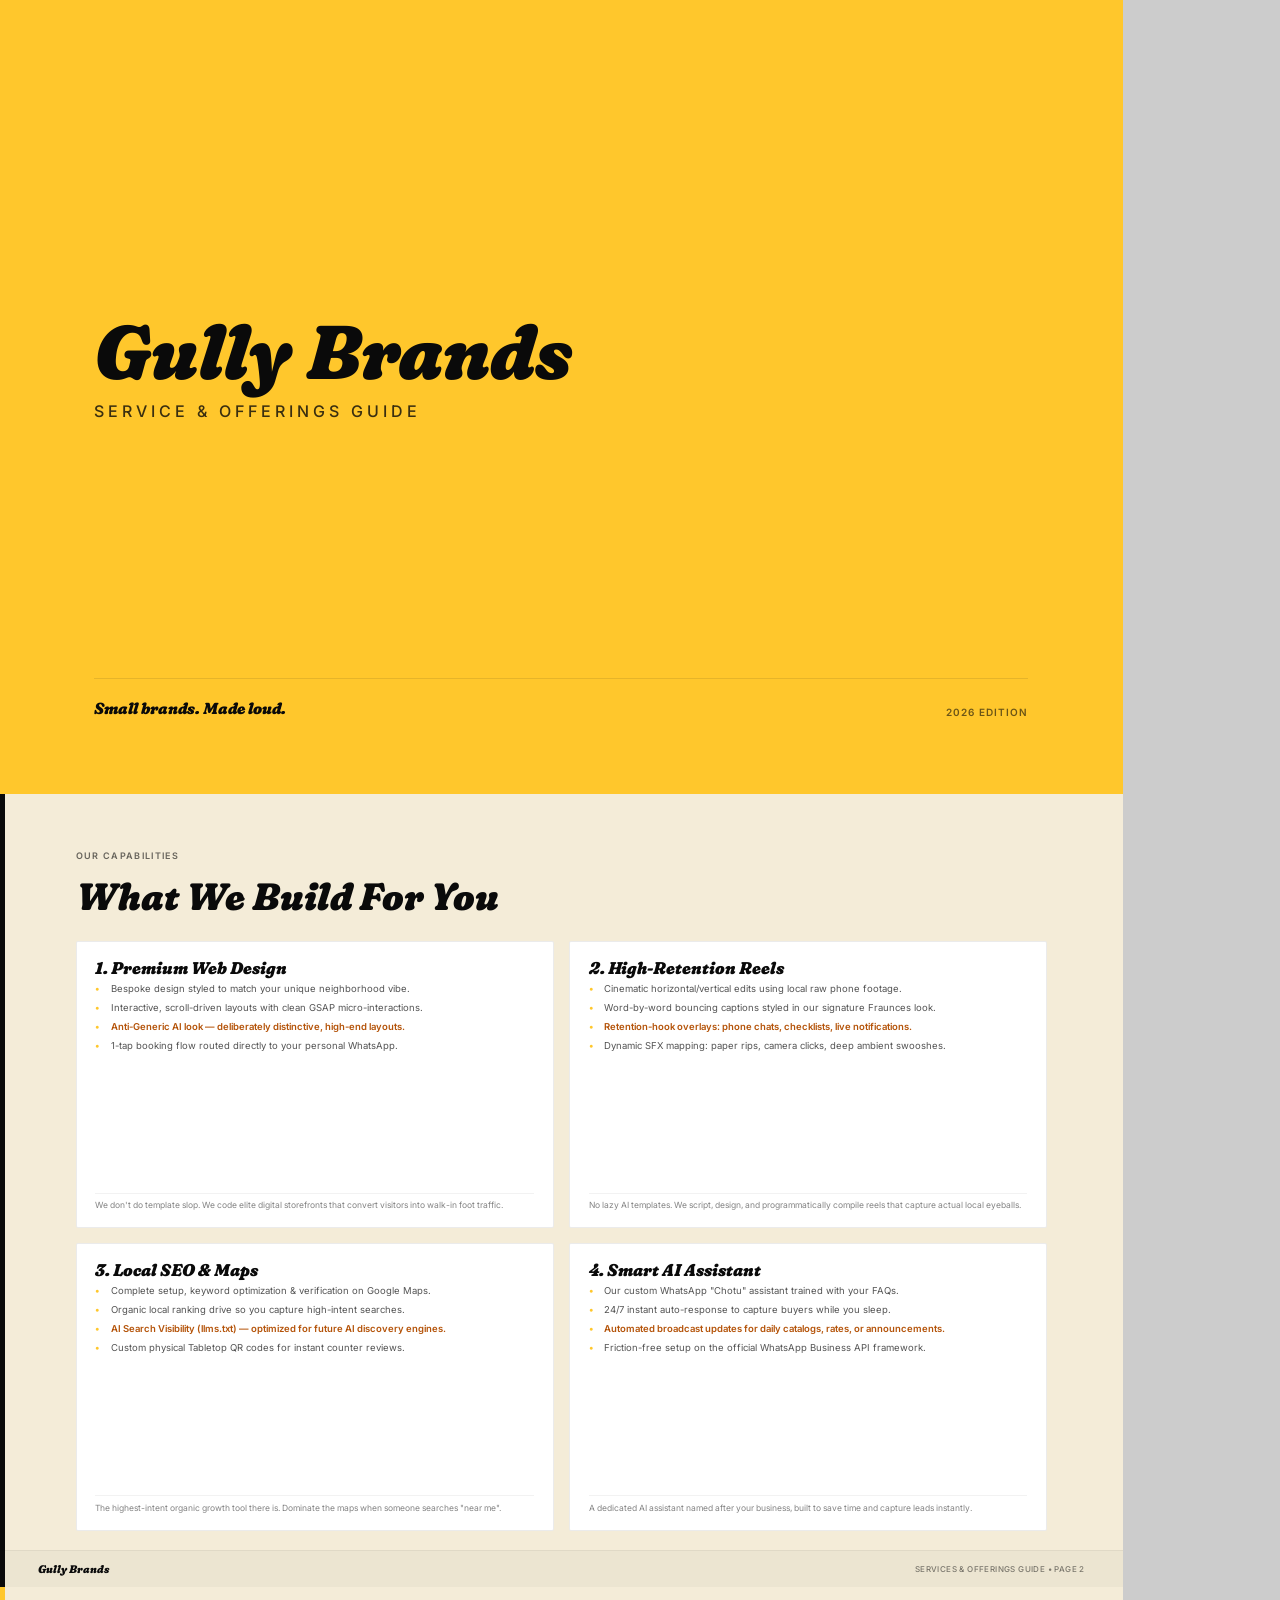
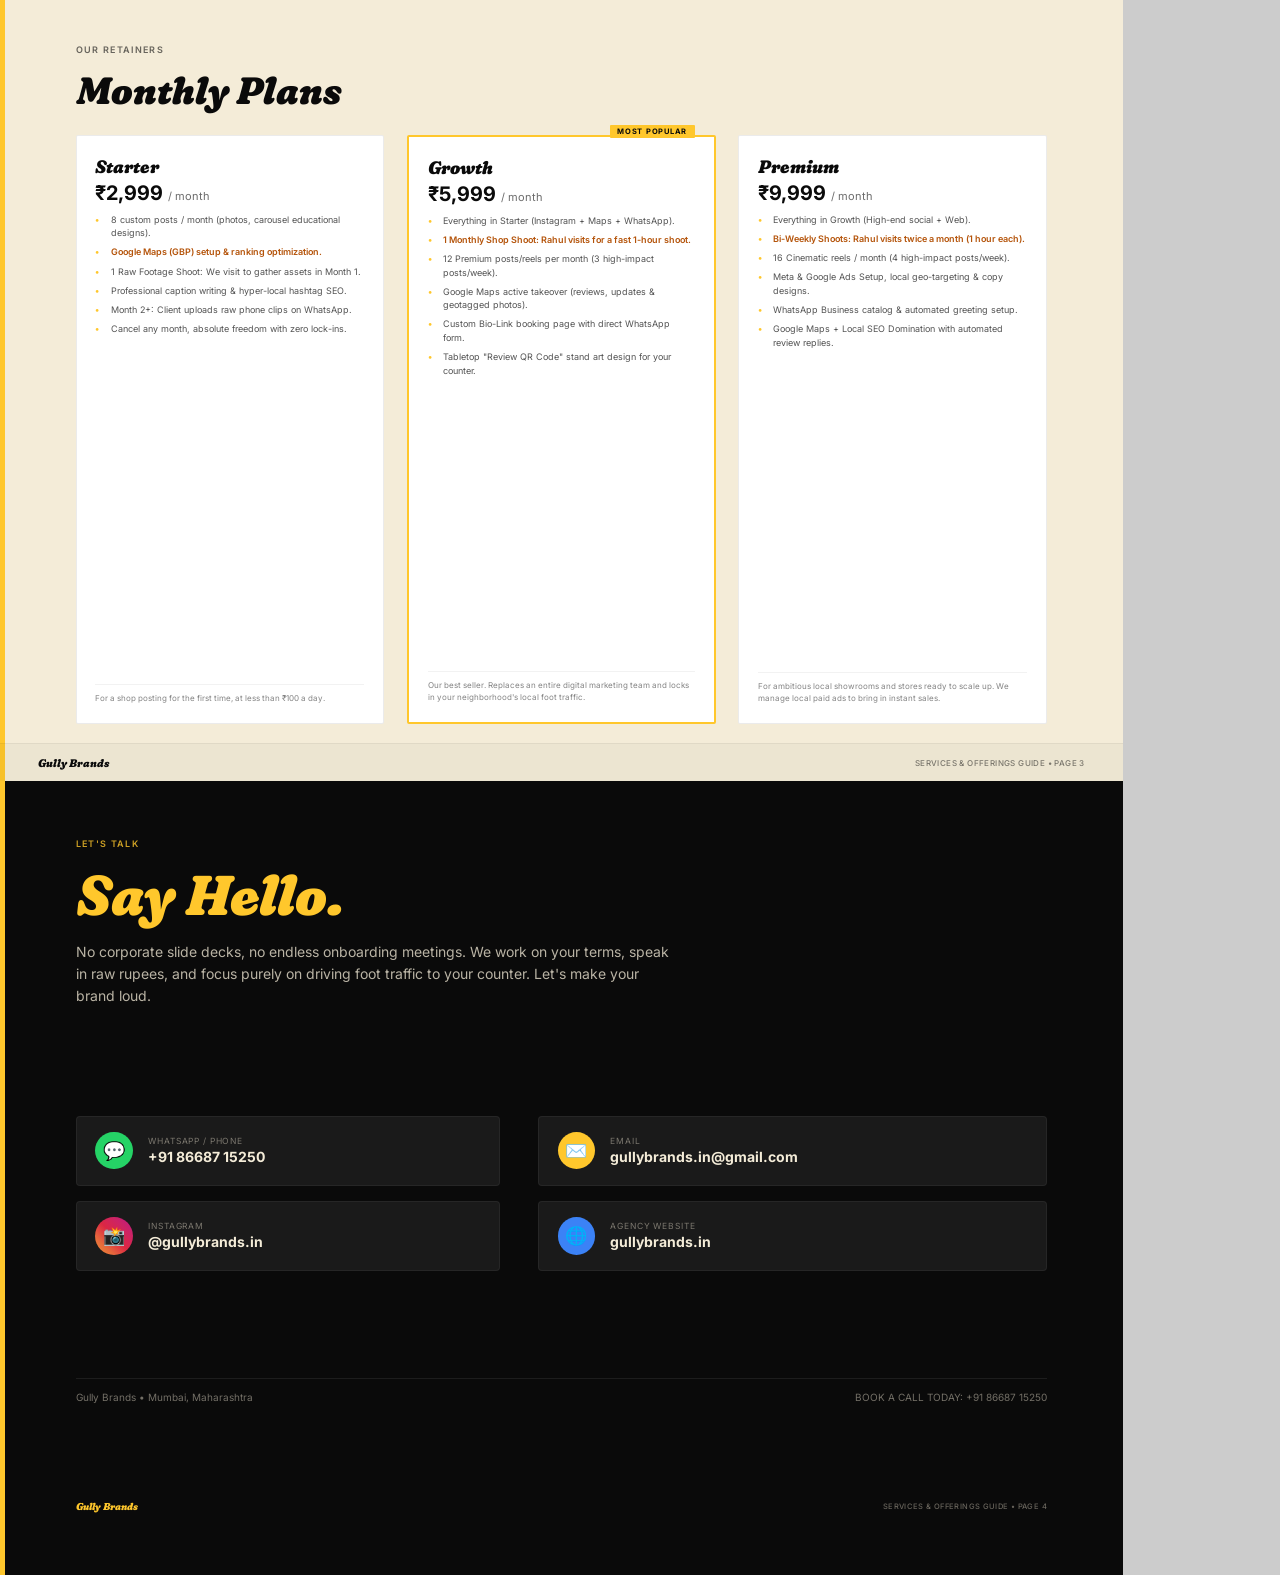
<file: services.html>
<!DOCTYPE html>
<html lang="en">
<head>
  <meta charset="UTF-8">
  <title>Gully Brands — Service & Pricing Guide</title>
  <link href="https://fonts.googleapis.com/css2?family=Inter:wght@400;500;600;700&display=swap" rel="stylesheet">
  <style>

    @font-face {
      font-family: 'Fraunces';
      src: url('[data-uri]') format('truetype');
      font-style: italic;
      font-weight: 900;
    }

    /* ── CSS Reset & Print Safeguards ── */
    * {
      margin: 0;
      padding: 0;
      box-sizing: border-box;
      -webkit-print-color-adjust: exact;
      print-color-adjust: exact;
    }
    
    body {
      background: #cccccc;
      font-family: 'Inter', -apple-system, BlinkMacSystemFont, "Segoe UI", Roboto, Helvetica, Arial, sans-serif;
      color: #0A0A0A;
    }
    
    /* ── Gully Brands Design Tokens ── */
    :root {
      --gb-yellow:  #FFC72C;
      --gb-black:   #0A0A0A;
      --gb-cream:   #F4ECD8;
    }
    
    /* ── Page Specifications ── */
    @page {
      size: A4 landscape;
      margin: 0;
    }
    
    .page {
      width: 297mm;
      height: 210mm;
      overflow: hidden;
      position: relative;
      background: var(--gb-cream);
      page-break-after: always;
    }
    
    /* ── Page Layouts ── */
    .cover-page {
      background: var(--gb-yellow);
      display: flex;
      flex-direction: column;
      justify-content: space-between;
      padding: 25mm 25mm 20mm 25mm;
    }
    
    .cp {
      padding: 15mm 20mm 15mm 20mm;
      display: flex;
      flex-direction: column;
      height: 100%;
    }
    
    .dark-page {
      background: var(--gb-black);
      color: var(--gb-cream);
    }
    
    /* ── Left Strip ── */
    .strip {
      position: absolute;
      left: 0;
      top: 0;
      bottom: 0;
      width: 5px;
    }
    .s-yellow { background: var(--gb-yellow); }
    .s-black  { background: var(--gb-black); }
    
    /* ── Typography ── */
    .ph {
      font-family: 'Fraunces', serif;
      font-style: italic;
      font-weight: 900;
      font-size: 38px;
      line-height: 1.1;
      color: var(--gb-black);
      margin-bottom: 2mm;
    }
    
    .ph-dark {
      color: var(--gb-yellow);
    }
    
    .sec-label {
      font-size: 9px;
      font-weight: 600;
      letter-spacing: 0.15em;
      text-transform: uppercase;
      color: var(--gb-black);
      margin-bottom: 4mm;
      opacity: 0.6;
    }
    
    .sec-label-dark {
      color: var(--gb-yellow);
      opacity: 0.8;
    }
    
    /* ── Bottom Bar ── */
    .bbar {
      position: absolute;
      bottom: 0;
      left: 0;
      right: 0;
      height: 10mm;
      background: rgba(10, 10, 10, 0.03);
      display: flex;
      align-items: center;
      justify-content: space-between;
      padding: 0 10mm;
      border-top: 1px solid rgba(10, 10, 10, 0.05);
    }
    
    .bbar-dark {
      background: #111111;
      border-top: 1px solid rgba(255, 255, 255, 0.05);
    }
    
    .bbar-l {
      font-family: 'Fraunces', serif;
      font-style: italic;
      font-weight: 900;
      font-size: 11px;
      color: var(--gb-black);
    }
    
    .bbar-l-dark {
      color: var(--gb-yellow);
    }
    
    .bbar-r {
      font-size: 8px;
      font-weight: 500;
      color: rgba(10, 10, 10, 0.5);
      letter-spacing: 0.05em;
    }
    
    .bbar-r-dark {
      color: rgba(244, 236, 216, 0.4);
    }
    
    /* ── Grid Systems ── */
    .grid-3 {
      display: grid;
      grid-template-columns: repeat(3, 1fr);
      gap: 6mm;
      margin-top: 5mm;
      flex-grow: 1;
    }
    
    .grid-2x2 {
      display: grid;
      grid-template-columns: repeat(2, 1fr);
      grid-template-rows: repeat(2, 1fr);
      gap: 6mm;
      margin-top: 6mm;
      flex-grow: 1;
    }
    
    /* ── Service Cards ── */
    .card {
      background: #ffffff;
      border: 1px solid rgba(10, 10, 10, 0.08);
      padding: 6mm 6mm;
      display: flex;
      flex-direction: column;
      justify-content: space-between;
      border-radius: 2px;
    }
    
    .card-popular {
      border: 2px solid var(--gb-yellow);
      background: #ffffff;
      position: relative;
    }
    
    .card-popular::before {
      content: "MOST POPULAR";
      position: absolute;
      top: -3mm;
      right: 5mm;
      background: var(--gb-yellow);
      color: var(--gb-black);
      font-size: 7.5px;
      font-weight: 700;
      padding: 0.5mm 2mm;
      letter-spacing: 0.1em;
      border-radius: 1px;
    }
    
    .card-dark {
      background: #1d1d1d; /* Solid color computed for print safeguard */
      border: 1px solid rgba(255, 255, 255, 0.05);
      padding: 6mm 6mm;
      display: flex;
      flex-direction: column;
      justify-content: space-between;
      border-radius: 2px;
    }
    
    .card-title {
      font-family: 'Fraunces', serif;
      font-style: italic;
      font-weight: 900;
      font-size: 19px;
      color: var(--gb-black);
      margin-bottom: 2mm;
    }
    
    .card-title-dark {
      color: var(--gb-yellow);
    }
    
    .card-price {
      font-family: 'Inter', -apple-system, BlinkMacSystemFont, "Segoe UI", Roboto, Helvetica, Arial, sans-serif;
      font-weight: 700;
      font-size: 21px;
      color: var(--gb-black);
      margin-bottom: 3mm;
    }
    
    .card-price span {
      font-size: 11px;
      font-weight: 400;
      opacity: 0.6;
    }
    
    .card-bullets {
      list-style: none;
      font-size: 10px;
      line-height: 1.6;
      color: rgba(10, 10, 10, 0.7);
      margin-bottom: 2mm;
    }
    
    .card-bullets-dark {
      color: rgba(244, 236, 216, 0.7);
    }
    
    .card-bullets li {
      margin-bottom: 1.5mm;
      position: relative;
      padding-left: 4mm;
    }
    
    .card-bullets li::before {
      content: "•";
      position: absolute;
      left: 0;
      color: var(--gb-yellow);
      font-weight: bold;
    }
    
    .highlight-bullet {
      font-weight: 600;
      color: #b45309; /* warm orange highlight */
    }
    
    .highlight-bullet-dark {
      font-weight: 600;
      color: var(--gb-yellow);
    }
    
    .card-desc {
      font-size: 9.5px;
      line-height: 1.5;
      color: rgba(10, 10, 10, 0.5);
      border-top: 1px solid rgba(10, 10, 10, 0.05);
      padding-top: 2.5mm;
      margin-top: auto;
    }
    
    .card-desc-dark {
      color: rgba(244, 236, 216, 0.4);
      border-top: 1px solid rgba(255, 255, 255, 0.05);
    }
    
    /* ── Hide Box Shadows on Print ── */
    @media print {
      .card { box-shadow: none !important; }
      .card-popular { box-shadow: none !important; }
    }
  </style>
</head>
<body>
  <!-- ── PAGE 1: COVER ── -->
  <div class="page cover-page">
    <div style="flex-grow: 1; display: flex; flex-direction: column; justify-content: center;">
      <h1 style="font-family: 'Fraunces', serif; font-style: italic; font-weight: 900; font-size: 76px; line-height: 1.0; letter-spacing: 0; color: var(--gb-black); margin-bottom: 3mm;">Gully Brands</h1>
      <p style="font-size: 16px; font-weight: 500; letter-spacing: 0.25em; text-transform: uppercase; color: var(--gb-black); opacity: 0.8; margin-bottom: 10mm;">Service & Offerings Guide</p>
    </div>
    <div style="display: flex; justify-content: space-between; align-items: flex-end; border-top: 1px solid rgba(10, 10, 10, 0.1); padding-top: 5mm;">
      <p style="font-family: 'Fraunces', serif; font-style: italic; font-weight: 900; font-size: 16px; color: var(--gb-black);">Small brands. Made loud.</p>
      <p style="font-size: 10px; font-weight: 600; text-transform: uppercase; letter-spacing: 0.1em; color: var(--gb-black); opacity: 0.6;">2026 Edition</p>
    </div>
  </div>

  <!-- ── PAGE 2: CORE SERVICES (2x2 Grid) ── -->
  <div class="page">
    <div class="strip s-black"></div>
    <div class="cp">
      <div class="sec-label">Our Capabilities</div>
      <h2 class="ph">What We Build For You</h2>
      
      <div class="grid-2x2" style="margin-top: 4mm; gap: 4mm;">
        <!-- Pillar 1: Web -->
        <div class="card" style="padding: 4mm 5mm;">
          <div>
            <h3 class="card-title" style="font-size: 17px; margin-bottom: 1mm;">1. Premium Web Design</h3>
            <ul class="card-bullets" style="font-size: 9.5px; line-height: 1.4;">
              <li>Bespoke design styled to match your unique neighborhood vibe.</li>
              <li>Interactive, scroll-driven layouts with clean GSAP micro-interactions.</li>
              <li class="highlight-bullet">Anti-Generic AI look — deliberately distinctive, high-end layouts.</li>
              <li>1-tap booking flow routed directly to your personal WhatsApp.</li>
            </ul>
          </div>
          <div class="card-desc" style="font-size: 8.5px; padding-top: 1.5mm; margin-top: 2mm;">We don't do template slop. We code elite digital storefronts that convert visitors into walk-in foot traffic.</div>
        </div>

        <!-- Pillar 2: Video -->
        <div class="card" style="padding: 4mm 5mm;">
          <div>
            <h3 class="card-title" style="font-size: 17px; margin-bottom: 1mm;">2. High-Retention Reels</h3>
            <ul class="card-bullets" style="font-size: 9.5px; line-height: 1.4;">
              <li>Cinematic horizontal/vertical edits using local raw phone footage.</li>
              <li>Word-by-word bouncing captions styled in our signature Fraunces look.</li>
              <li class="highlight-bullet">Retention-hook overlays: phone chats, checklists, live notifications.</li>
              <li>Dynamic SFX mapping: paper rips, camera clicks, deep ambient swooshes.</li>
            </ul>
          </div>
          <div class="card-desc" style="font-size: 8.5px; padding-top: 1.5mm; margin-top: 2mm;">No lazy AI templates. We script, design, and programmatically compile reels that capture actual local eyeballs.</div>
        </div>

        <!-- Pillar 3: Growth -->
        <div class="card" style="padding: 4mm 5mm;">
          <div>
            <h3 class="card-title" style="font-size: 17px; margin-bottom: 1mm;">3. Local SEO & Maps</h3>
            <ul class="card-bullets" style="font-size: 9.5px; line-height: 1.4;">
              <li>Complete setup, keyword optimization & verification on Google Maps.</li>
              <li>Organic local ranking drive so you capture high-intent searches.</li>
              <li class="highlight-bullet">AI Search Visibility (llms.txt) — optimized for future AI discovery engines.</li>
              <li>Custom physical Tabletop QR codes for instant counter reviews.</li>
            </ul>
          </div>
          <div class="card-desc" style="font-size: 8.5px; padding-top: 1.5mm; margin-top: 2mm;">The highest-intent organic growth tool there is. Dominate the maps when someone searches "near me".</div>
        </div>

        <!-- Pillar 4: Automation -->
        <div class="card" style="padding: 4mm 5mm;">
          <div>
            <h3 class="card-title" style="font-size: 17px; margin-bottom: 1mm;">4. Smart AI Assistant</h3>
            <ul class="card-bullets" style="font-size: 9.5px; line-height: 1.4;">
              <li>Our custom WhatsApp "Chotu" assistant trained with your FAQs.</li>
              <li>24/7 instant auto-response to capture buyers while you sleep.</li>
              <li class="highlight-bullet">Automated broadcast updates for daily catalogs, rates, or announcements.</li>
              <li>Friction-free setup on the official WhatsApp Business API framework.</li>
            </ul>
          </div>
          <div class="card-desc" style="font-size: 8.5px; padding-top: 1.5mm; margin-top: 2mm;">A dedicated AI assistant named after your business, built to save time and capture leads instantly.</div>
        </div>
      </div>
      
      <div class="bbar">
        <div class="bbar-l">Gully Brands</div>
        <div class="bbar-r">SERVICES & OFFERINGS GUIDE • PAGE 2</div>
      </div>
    </div>
  </div>

  <!-- ── PAGE 3: MONTHLY RETAINER PLANS ── -->
  <div class="page">
    <div class="strip s-yellow"></div>
    <div class="cp">
      <div class="sec-label">Our Retainers</div>
      <h2 class="ph">Monthly Plans</h2>
      
      <div class="grid-3" style="margin-top: 4mm;">
        <!-- Starter Plan -->
        <div class="card" style="padding: 5mm 5mm;">
          <div>
            <h3 class="card-title" style="font-size: 18px; margin-bottom: 1mm;">Starter</h3>
            <div class="card-price" style="font-size: 20px; margin-bottom: 2mm;">₹2,999 <span>/ month</span></div>
            <ul class="card-bullets" style="font-size: 9px; line-height: 1.5;">
              <li>8 custom posts / month (photos, carousel educational designs).</li>
              <li class="highlight-bullet">Google Maps (GBP) setup & ranking optimization.</li>
              <li>1 Raw Footage Shoot: We visit to gather assets in Month 1.</li>
              <li>Professional caption writing & hyper-local hashtag SEO.</li>
              <li>Month 2+: Client uploads raw phone clips on WhatsApp.</li>
              <li>Cancel any month, absolute freedom with zero lock-ins.</li>
            </ul>
          </div>
          <div class="card-desc" style="font-size: 8px; padding-top: 2mm;">For a shop posting for the first time, at less than ₹100 a day.</div>
        </div>
        
        <!-- Growth Plan (Highlighted) -->
        <div class="card card-popular" style="padding: 5mm 5mm;">
          <div>
            <h3 class="card-title" style="font-size: 18px; margin-bottom: 1mm;">Growth</h3>
            <div class="card-price" style="font-size: 20px; margin-bottom: 2mm;">₹5,999 <span>/ month</span></div>
            <ul class="card-bullets" style="font-size: 9px; line-height: 1.5;">
              <li>Everything in Starter (Instagram + Maps + WhatsApp).</li>
              <li class="highlight-bullet">1 Monthly Shop Shoot: Rahul visits for a fast 1-hour shoot.</li>
              <li>12 Premium posts/reels per month (3 high-impact posts/week).</li>
              <li>Google Maps active takeover (reviews, updates & geotagged photos).</li>
              <li>Custom Bio-Link booking page with direct WhatsApp form.</li>
              <li>Tabletop "Review QR Code" stand art design for your counter.</li>
            </ul>
          </div>
          <div class="card-desc" style="font-size: 8px; padding-top: 2mm;">Our best seller. Replaces an entire digital marketing team and locks in your neighborhood's local foot traffic.</div>
        </div>
        
        <!-- Premium Plan -->
        <div class="card" style="padding: 5mm 5mm;">
          <div>
            <h3 class="card-title" style="font-size: 18px; margin-bottom: 1mm;">Premium</h3>
            <div class="card-price" style="font-size: 20px; margin-bottom: 2mm;">₹9,999 <span>/ month</span></div>
            <ul class="card-bullets" style="font-size: 9px; line-height: 1.5;">
              <li>Everything in Growth (High-end social + Web).</li>
              <li class="highlight-bullet">Bi-Weekly Shoots: Rahul visits twice a month (1 hour each).</li>
              <li>16 Cinematic reels / month (4 high-impact posts/week).</li>
              <li>Meta & Google Ads Setup, local geo-targeting & copy designs.</li>
              <li>WhatsApp Business catalog & automated greeting setup.</li>
              <li>Google Maps + Local SEO Domination with automated review replies.</li>
            </ul>
          </div>
          <div class="card-desc" style="font-size: 8px; padding-top: 2mm;">For ambitious local showrooms and stores ready to scale up. We manage local paid ads to bring in instant sales.</div>
        </div>
      </div>
      
      <div class="bbar">
        <div class="bbar-l">Gully Brands</div>
        <div class="bbar-r">SERVICES & OFFERINGS GUIDE • PAGE 3</div>
      </div>
    </div>
  </div>

  <!-- ── PAGE 4: SAY HELLO (Dark Page) ── -->
  <div class="page dark-page">
    <div class="strip s-yellow"></div>
    <div class="cp" style="justify-content: space-between;">
      <div>
        <div class="sec-label sec-label-dark">Let's Talk</div>
        <h2 class="ph ph-dark" style="font-size: 56px; margin-bottom: 4mm;">Say Hello.</h2>
        <p style="font-size: 14px; line-height: 1.6; max-width: 600px; color: rgba(244, 236, 216, 0.75);">
          No corporate slide decks, no endless onboarding meetings. We work on your terms, speak in raw rupees, and focus purely on driving foot traffic to your counter. Let's make your brand loud.
        </p>
      </div>
      
      <div style="display: grid; grid-template-columns: 1fr 1.2fr; gap: 10mm; margin: 4mm 0;">
        <!-- Left details column -->
        <div style="display: flex; flex-direction: column; gap: 4mm;">
          <a href="https://wa.me/918668715250?text=Hi%20Rahul!%20Saw%20the%20Gully%20Brands%20services%20guide%20and%20want%20to%20get%20started." target="_blank" style="text-decoration: none; color: inherit; display: flex; align-items: center; gap: 4mm; background: #1a1a1a; padding: 4mm 5mm; border-radius: 4px; border: 1px solid rgba(255,255,255,0.05); transition: border-color 0.2s;">
            <div style="background: #25D366; width: 10mm; height: 10mm; border-radius: 100px; display: flex; align-items: center; justify-content: center; font-size: 18px; color: white;">💬</div>
            <div>
              <div style="font-size: 8.5px; text-transform: uppercase; letter-spacing: 0.1em; color: rgba(244,236,216,0.45); margin-bottom: 0.5mm;">WHATSAPP / PHONE</div>
              <div style="font-size: 14px; font-weight: 700; color: var(--gb-cream);">+91 86687 15250</div>
            </div>
          </a>

          <a href="https://instagram.com/gullybrands.in" target="_blank" style="text-decoration: none; color: inherit; display: flex; align-items: center; gap: 4mm; background: #1a1a1a; padding: 4mm 5mm; border-radius: 4px; border: 1px solid rgba(255,255,255,0.05); transition: border-color 0.2s;">
            <div style="background: linear-gradient(45deg, #f09433 0%, #e6683c 25%, #dc2743 50%, #cc2366 75%, #bc1888 100%); width: 10mm; height: 10mm; border-radius: 100px; display: flex; align-items: center; justify-content: center; font-size: 18px; color: white;">📸</div>
            <div>
              <div style="font-size: 8.5px; text-transform: uppercase; letter-spacing: 0.1em; color: rgba(244,236,216,0.45); margin-bottom: 0.5mm;">INSTAGRAM</div>
              <div style="font-size: 14px; font-weight: 700; color: var(--gb-cream);">@gullybrands.in</div>
            </div>
          </a>
        </div>

        <!-- Right details column -->
        <div style="display: flex; flex-direction: column; gap: 4mm;">
          <a href="mailto:gullybrands.in@gmail.com" target="_blank" style="text-decoration: none; color: inherit; display: flex; align-items: center; gap: 4mm; background: #1a1a1a; padding: 4mm 5mm; border-radius: 4px; border: 1px solid rgba(255,255,255,0.05); transition: border-color 0.2s;">
            <div style="background: var(--gb-yellow); width: 10mm; height: 10mm; border-radius: 100px; display: flex; align-items: center; justify-content: center; font-size: 18px; color: var(--gb-black);">✉️</div>
            <div>
              <div style="font-size: 8.5px; text-transform: uppercase; letter-spacing: 0.1em; color: rgba(244,236,216,0.45); margin-bottom: 0.5mm;">EMAIL</div>
              <div style="font-size: 14px; font-weight: 700; color: var(--gb-cream);">gullybrands.in@gmail.com</div>
            </div>
          </a>

          <a href="https://gullybrands.in" target="_blank" style="text-decoration: none; color: inherit; display: flex; align-items: center; gap: 4mm; background: #1a1a1a; padding: 4mm 5mm; border-radius: 4px; border: 1px solid rgba(255,255,255,0.05); transition: border-color 0.2s;">
            <div style="background: #3b82f6; width: 10mm; height: 10mm; border-radius: 100px; display: flex; align-items: center; justify-content: center; font-size: 18px; color: white;">🌐</div>
            <div>
              <div style="font-size: 8.5px; text-transform: uppercase; letter-spacing: 0.1em; color: rgba(244,236,216,0.45); margin-bottom: 0.5mm;">AGENCY WEBSITE</div>
              <div style="font-size: 14px; font-weight: 700; color: var(--gb-cream);">gullybrands.in</div>
            </div>
          </a>
        </div>
      </div>

      <div style="display: flex; justify-content: space-between; align-items: center; border-top: 1px solid rgba(255, 255, 255, 0.08); padding-top: 3mm; font-size: 10px; color: rgba(244, 236, 216, 0.45);">
        <p>Gully Brands &bull; Mumbai, Maharashtra</p>
        <p>BOOK A CALL TODAY: +91 86687 15250</p>
      </div>

      <div class="bbar bbar-dark" style="position: relative; border-top: none; background: none; padding: 0; height: 6mm;">
        <div class="bbar-l bbar-l-dark" style="font-size: 10px;">Gully Brands</div>
        <div class="bbar-r bbar-r-dark" style="font-size: 7.5px;">SERVICES & OFFERINGS GUIDE • PAGE 4</div>
      </div>
    </div>
  </div>
</body>
</html>
</file>
